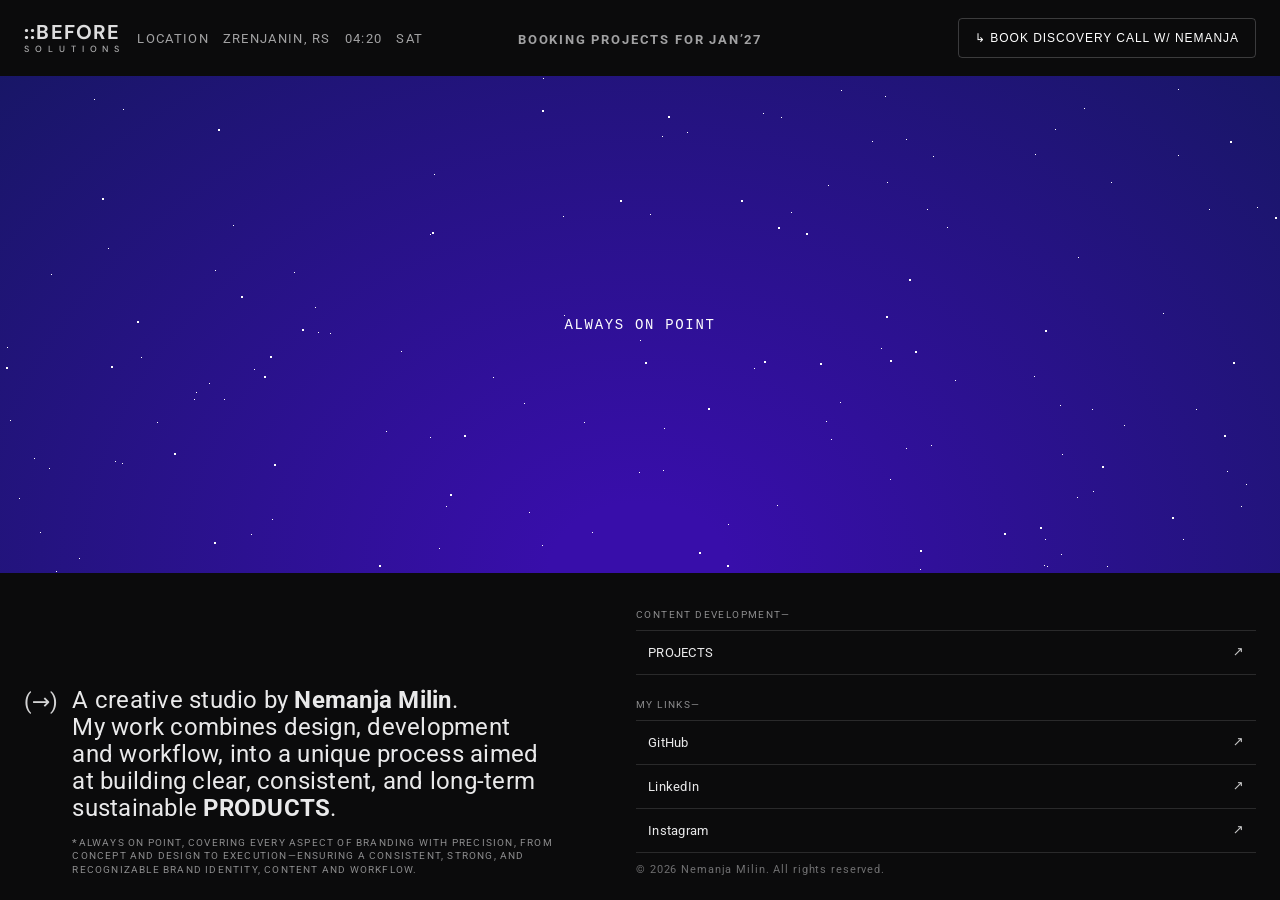
<file: index.html>
<!doctype html>
<html lang="en">

<head>
  <meta charset="utf-8" />
  <meta name="viewport" content="width=device-width,initial-scale=1" />
  <title>::BEFORE</title>

  <!-- Fonts (source: Google Fonts) -->
  <link rel="preconnect" href="https://fonts.googleapis.com">
  <link rel="preconnect" href="https://fonts.gstatic.com" crossorigin>
  <link
    href="https://fonts.googleapis.com/css2?family=Roboto:wght@300;400;500;700&family=DM+Sans:wght@500;600;700&display=swap"
    rel="stylesheet">

  <link rel="stylesheet" href="./styles.css" />
</head>

<body>
  <main class="page">

    <!-- TOP BAR -->
    <header class="topbar">
      <div class="topbar__left">
        <a class="brand" href="#" aria-label="::BEFORE SOLUTIONS">
          <span class="brand__mark">::BEFORE</span>
          <span class="brand__sub" aria-hidden="true"><span>S</span><span>O</span><span>L</span><span>U</span><span>T</span><span>I</span><span>O</span><span>N</span><span>S</span></span>
        </a>

        <div class="meta" aria-label="Site metadata">
          <span class="meta__item">LOCATION</span>
          <span class="meta__item">Zrenjanin, RS</span>
          <span class="meta__item" id="clock">--:--</span>
          <span class="meta__item" id="day">---</span>
        </div>
      </div>

      <div class="topbar__center">
        <span class="topbar__headline"><strong>BOOKING PROJECTS FOR JAN’27</strong></span>
      </div>

      <div class="topbar__right">
        <button class="cta hover-sound" id="openForm" type="button">
          ↳ BOOK DISCOVERY CALL W/ NEMANJA
        </button>
      </div>
    </header>

    <!-- BIG EMPTY AREA -->
    <section class="canvas" aria-hidden="true">
      <div class="container">
        <div id="stars"></div>
        <div id="stars2"></div>
        <div id="stars3"></div>

        <div class="loader-text">ALWAYS ON POINT</div>
      </div>
    </section>

    <!-- BOTTOM -->
    <footer class="bottom">
      <section class="bottom__left">
        <div class="lead">
          <span class="lead__arrow">(→)</span>
          <div class="lead__text">
            <p class="lead__title">
              A creative studio by <strong>Nemanja Milin</strong>.<br />
              My work combines design, development<br />
              and workflow, into a unique process aimed<br/>
              at building clear, consistent, and long-term<br />
              sustainable <strong>PRODUCTS</strong>.<br />
              
            </p>

            <p class="lead__sub">
              <strong>*</strong>Always on point, covering every aspect of branding with
              precision, from concept and design to execution—ensuring a consistent, strong,
              and recognizable brand identity, content and workflow.
            </p>
          </div>
        </div>
      </section>

      <!-- RIGHT COLUMN: content development + links stacked -->
      <section class="bottom__right">
        <div class="stack">

          <div class="block">
            <div class="listhead">
              <span class="listhead__label">CONTENT DEVELOPMENT—</span>
            </div>

            <nav class="list" aria-label="Content development">
              <a class="row hover-sound" href="./projects.html" target="_blank" rel="noopener noreferrer">
                <span class="row__title">PROJECTS</span>
                <span class="row__icon">↗</span>
              </a>
            </nav>
          </div>

          <div class="block">
            <div class="listhead">
              <span class="listhead__label">MY LINKS—</span>
            </div>

            <nav class="list" aria-label="My links">
              <a class="row hover-sound" href="https://github.com/milinnemanja" target="_blank" rel="noopener noreferrer">
                <span class="row__title">GitHub</span>
                <span class="row__icon">↗</span>
              </a>

              <a class="row hover-sound" href="https://www.linkedin.com/in/nemanja-milin/" target="_blank" rel="noopener noreferrer">
                <span class="row__title">LinkedIn</span>
                <span class="row__icon">↗</span>
              </a>

              <a class="row hover-sound" href="https://www.instagram.com/milinnemanja/" target="_blank" rel="noopener noreferrer">
                <span class="row__title">Instagram</span>
                <span class="row__icon">↗</span>
              </a>
            </nav>

            <div class="fineprint" 
            id="contact">© 2026 Nemanja Milin. All rights reserved.</div>
          </div>

        </div>
      </section>
    </footer>

    <!-- MODAL -->
    <div class="modal" id="contactModal" aria-hidden="true">
      <div class="modal__overlay"></div>

      <!-- Formspree -->
      <form class="modal__content" id="contactForm" action="https://formspree.io/f/xnqyjwgo" method="POST">
        <button type="button" class="modal__close" id="closeForm" aria-label="Close">×</button>

        <div class="form-body" id="formBody">
          <h2>Book a Discovery Call</h2>

          <input type="hidden" name="_subject" value="Discovery Call Request">

          <label>
            Name
            <input type="text" name="Name" required>
          </label>

          <label>
            Company
            <input type="text" name="Company">
          </label>

          <label>
            Email
            <input type="email" name="Email" required>
          </label>

          <label>
            Phone number
            <input type="tel" name="Phone">
          </label>

          <label>
            Message
            <textarea name="Message" rows="4"></textarea>
          </label>

          <button type="submit" class="submit">
            Submit Request
          </button>
        </div>

        <div class="form-success" id="formSuccess">
          <h3>Message sent</h3>
          <p>Thank you — I’ll get back to you shortly.</p>
        </div>

        <div class="form-error" id="formError">
          <h3>Something went wrong</h3>
          <p>Please try again, or email me directly at nemanjamilin.contact@gmail.com</p>
        </div>
      </form>
    </div>

  </main>

  <script src="./script.js"></script>
</body>

</html>
</file>
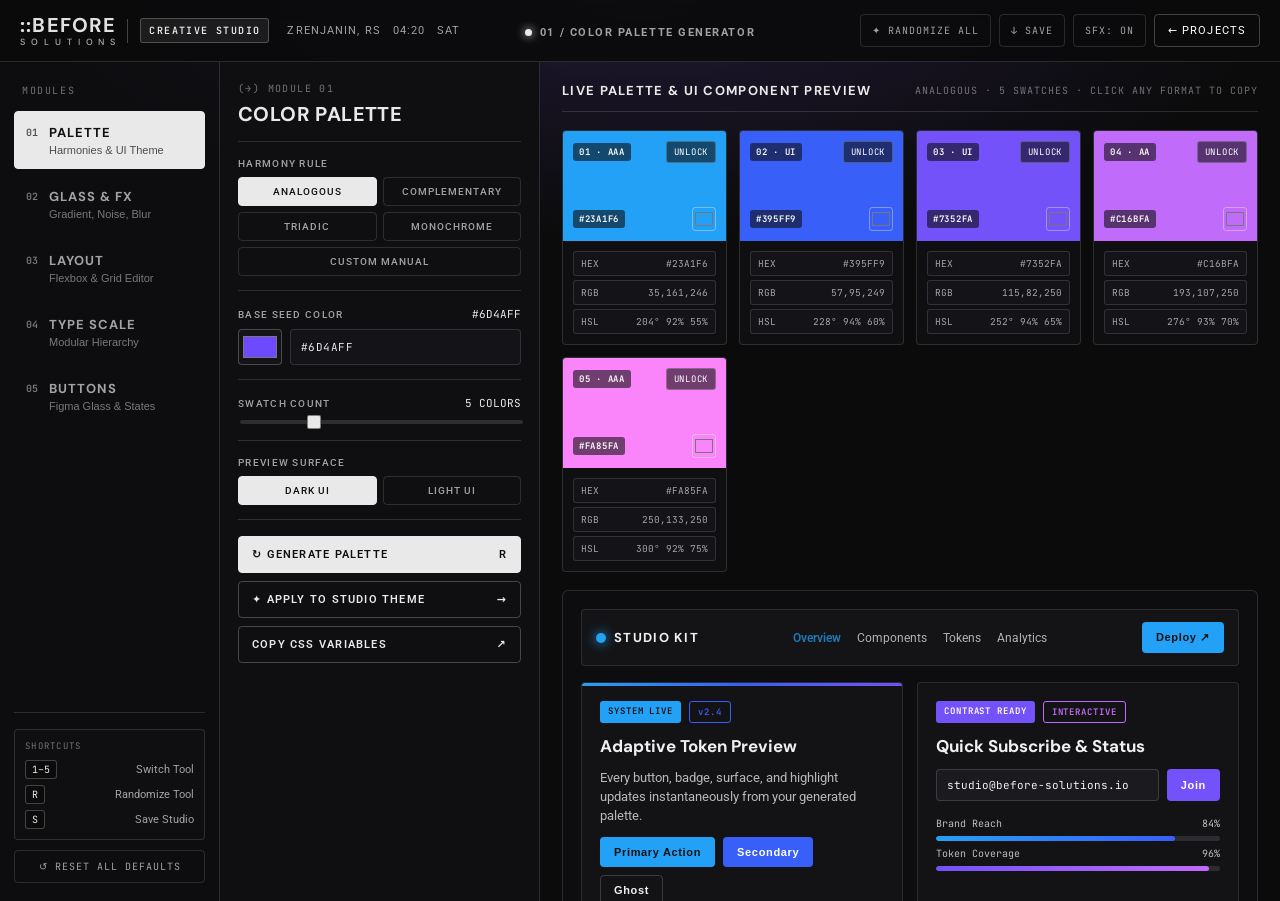
<file: projects/creative-studio/index.html>
<!doctype html>
<html lang="en">

<head>
  <meta charset="utf-8" />
  <meta name="viewport" content="width=device-width,initial-scale=1" />
  <title>::BEFORE SOLUTIONS — Creative Tool Studio</title>

  <!-- Google Fonts: main site fonts (DM Sans, Roboto) + studio specimen fonts -->
  <link rel="preconnect" href="https://fonts.googleapis.com">
  <link rel="preconnect" href="https://fonts.gstatic.com" crossorigin>
  <link
    href="https://fonts.googleapis.com/css2?family=DM+Sans:wght@400;500;600;700&family=Inter:wght@300;400;500;600;700&family=JetBrains+Mono:wght@400;500;600&family=Playfair+Display:wght@400;500;600;700&family=Roboto:wght@300;400;500;700&family=Space+Grotesk:wght@400;500;600;700&display=swap"
    rel="stylesheet">

  <link rel="stylesheet" href="./styles.css" />
</head>

<body>
  <div class="studio-shell" id="studioShell">

    <!-- =========================================================
         TOP STUDIO UTILITY BAR
    ========================================================== -->
    <header class="topbar">
      <div class="topbar__left">
        <div class="brand-group">
          <a class="brand" href="../../index.html" aria-label="::BEFORE SOLUTIONS Home">
            <span class="brand__mark">::BEFORE</span>
            <span class="brand__sub" aria-hidden="true"><span>S</span><span>O</span><span>L</span><span>U</span><span>T</span><span>I</span><span>O</span><span>N</span><span>S</span></span>
          </a>
          <span class="brand-divider" aria-hidden="true"></span>
          <span class="brand-product">CREATIVE STUDIO</span>
        </div>

        <div class="meta" aria-label="Studio metadata">
          <span class="meta__item">Zrenjanin, RS</span>
          <span class="meta__item" id="clock">--:--</span>
          <span class="meta__item" id="day">---</span>
        </div>
      </div>

      <div class="topbar__center">
        <span class="topbar__headline">
          <span class="accent-dot" aria-hidden="true"></span>
          <strong id="activeToolBanner">01 / COLOR PALETTE GENERATOR</strong>
        </span>
      </div>

      <div class="topbar__right topbar__actions">
        <button class="tool-pill is-hidden hover-sound" id="resetThemeBtn" type="button" title="Restore default ::BEFORE theme">
          ↺ DEFAULT THEME
        </button>
        <button class="tool-pill hover-sound" id="randomizeAllBtn" type="button" title="Randomize all four tools coherently">
          ✦ RANDOMIZE ALL
        </button>
        <button class="tool-pill hover-sound" id="saveStateBtn" type="button" title="Save studio state to browser storage">
          ↓ SAVE
        </button>
        <button class="tool-pill hover-sound" id="soundToggleBtn" type="button" aria-pressed="true" title="Toggle interaction audio">
          SFX: ON
        </button>
        <a class="cta hover-sound" href="../../projects.html">← PROJECTS</a>
      </div>
    </header>

    <!-- =========================================================
         MAIN FULL-SCREEN WORKSPACE (RAIL + CONTROLS + LIVE PREVIEW)
    ========================================================== -->
    <div class="studio-body">

      <!-- LEFT TOOL NAVIGATION RAIL -->
      <nav class="studio-rail" aria-label="Creative studio tools">
        <div class="studio-rail__group">
          <span class="studio-rail__label">MODULES</span>

          <button class="rail-btn hover-sound is-active" type="button" data-tool="palette" aria-pressed="true">
            <span class="rail-btn__num">01</span>
            <span class="rail-btn__text">
              <span class="rail-btn__name">PALETTE</span>
              <span class="rail-btn__sub">Harmonies &amp; UI Theme</span>
            </span>
          </button>

          <button class="rail-btn hover-sound" type="button" data-tool="glass" aria-pressed="false">
            <span class="rail-btn__num">02</span>
            <span class="rail-btn__text">
              <span class="rail-btn__name">GLASS &amp; FX</span>
              <span class="rail-btn__sub">Gradient, Noise, Blur</span>
            </span>
          </button>

          <button class="rail-btn hover-sound" type="button" data-tool="layout" aria-pressed="false">
            <span class="rail-btn__num">03</span>
            <span class="rail-btn__text">
              <span class="rail-btn__name">LAYOUT</span>
              <span class="rail-btn__sub">Flexbox &amp; Grid Editor</span>
            </span>
          </button>

          <button class="rail-btn hover-sound" type="button" data-tool="type" aria-pressed="false">
            <span class="rail-btn__num">04</span>
            <span class="rail-btn__text">
              <span class="rail-btn__name">TYPE SCALE</span>
              <span class="rail-btn__sub">Modular Hierarchy</span>
            </span>
          </button>

          <button class="rail-btn hover-sound" type="button" data-tool="buttons" aria-pressed="false">
            <span class="rail-btn__num">05</span>
            <span class="rail-btn__text">
              <span class="rail-btn__name">BUTTONS</span>
              <span class="rail-btn__sub">Figma Glass &amp; States</span>
            </span>
          </button>
        </div>

        <div class="studio-rail__foot">
          <div class="shortcut-box">
            <span class="shortcut-box__title">SHORTCUTS</span>
            <div class="shortcut-row"><kbd>1–5</kbd><span>Switch Tool</span></div>
            <div class="shortcut-row"><kbd>R</kbd><span>Randomize Tool</span></div>
            <div class="shortcut-row"><kbd>S</kbd><span>Save Studio</span></div>
          </div>
          <button class="rail-reset hover-sound" id="resetStudioBtn" type="button">↺ RESET ALL DEFAULTS</button>
        </div>
      </nav>

      <!-- =======================================================
           CONTROL INSPECTOR PANEL (CHANGES PER ACTIVE TOOL)
      ======================================================== -->
      <aside class="inspector" aria-label="Tool controls">

        <!-- TOOL 01 CONTROLS: COLOR PALETTE -->
        <section class="inspector-pane is-active" data-pane="palette">
          <div class="inspector__head">
            <span class="inspector__kicker">(→) MODULE 01</span>
            <h1 class="inspector__title">COLOR PALETTE</h1>
          </div>

          <div class="ctrl-group">
            <label class="ctrl-label">HARMONY RULE</label>
            <div class="seg-grid seg-grid--2" id="harmonyBtns">
              <button class="seg-btn hover-sound is-active" type="button" data-harmony="analogous">ANALOGOUS</button>
              <button class="seg-btn hover-sound" type="button" data-harmony="complementary">COMPLEMENTARY</button>
              <button class="seg-btn hover-sound" type="button" data-harmony="triadic">TRIADIC</button>
              <button class="seg-btn hover-sound" type="button" data-harmony="monochromatic">MONOCHROME</button>
              <button class="seg-btn hover-sound seg-btn--span2" type="button" data-harmony="custom">CUSTOM MANUAL</button>
            </div>
          </div>

          <div class="ctrl-group">
            <div class="ctrl-row">
              <label class="ctrl-label" for="paletteSeed">BASE SEED COLOR</label>
              <span class="ctrl-val" id="paletteSeedVal">#6D4AFF</span>
            </div>
            <div class="color-input-row">
              <input class="color-swatch-input" id="paletteSeed" type="color" value="#6d4aff" />
              <input class="text-input" id="paletteSeedHex" type="text" value="#6D4AFF" maxlength="7" aria-label="Base seed hex color" />
            </div>
          </div>

          <div class="ctrl-group">
            <div class="ctrl-row">
              <label class="ctrl-label" for="paletteCount">SWATCH COUNT</label>
              <span class="ctrl-val" id="paletteCountVal">5 COLORS</span>
            </div>
            <input class="range-input" id="paletteCount" type="range" min="4" max="8" step="1" value="5" />
          </div>

          <div class="ctrl-group">
            <label class="ctrl-label">PREVIEW SURFACE</label>
            <div class="seg-grid seg-grid--2">
              <button class="seg-btn hover-sound is-active" type="button" data-ui-surface="dark">DARK UI</button>
              <button class="seg-btn hover-sound" type="button" data-ui-surface="light">LIGHT UI</button>
            </div>
          </div>

          <div class="ctrl-actions">
            <button class="btn-solid hover-sound" id="regenPaletteBtn" type="button">
              <span>↻ GENERATE PALETTE</span>
              <span>R</span>
            </button>
            <button class="btn-outline hover-sound" id="applyStudioThemeBtn" type="button">
              <span>✦ APPLY TO STUDIO THEME</span>
              <span>→</span>
            </button>
            <button class="btn-outline hover-sound" id="copyPaletteCssBtn" type="button">
              <span>COPY CSS VARIABLES</span>
              <span>↗</span>
            </button>
          </div>
        </section>

        <!-- TOOL 02 CONTROLS: GRADIENT / NOISE / GLASSMORPHISM -->
        <section class="inspector-pane" data-pane="glass">
          <div class="inspector__head">
            <span class="inspector__kicker">(→) MODULE 02</span>
            <h1 class="inspector__title">GLASS &amp; FX</h1>
          </div>

          <div class="ctrl-group">
            <div class="ctrl-row">
              <label class="ctrl-label">PRESETS</label>
              <button class="mini-action hover-sound" id="syncPaletteToGlassBtn" type="button">SYNC PALETTE</button>
            </div>
            <div class="seg-grid seg-grid--2">
              <button class="seg-btn hover-sound" type="button" data-glass-preset="before">::BEFORE VIOLET</button>
              <button class="seg-btn hover-sound" type="button" data-glass-preset="cyber">OBSIDIAN CYAN</button>
              <button class="seg-btn hover-sound" type="button" data-glass-preset="ember">SOLAR EMBER</button>
              <button class="seg-btn hover-sound" type="button" data-glass-preset="aurora">AURORA MESH</button>
            </div>
          </div>

          <div class="ctrl-group">
            <label class="ctrl-label">GRADIENT TYPE</label>
            <div class="seg-grid seg-grid--3">
              <button class="seg-btn hover-sound is-active" type="button" data-grad-type="linear">LINEAR</button>
              <button class="seg-btn hover-sound" type="button" data-grad-type="radial">RADIAL</button>
              <button class="seg-btn hover-sound" type="button" data-grad-type="conic">CONIC</button>
            </div>
          </div>

          <div class="ctrl-group" id="gradAngleGroup">
            <div class="ctrl-row">
              <label class="ctrl-label" for="gradAngle">ANGLE</label>
              <span class="ctrl-val" id="gradAngleVal">135°</span>
            </div>
            <input class="range-input" id="gradAngle" type="range" min="0" max="360" step="1" value="135" />
          </div>

          <div class="ctrl-group">
            <div class="ctrl-row">
              <label class="ctrl-label">COLOR STOPS</label>
              <button class="mini-action hover-sound" id="addStopBtn" type="button">+ ADD STOP</button>
            </div>
            <div class="stops-list" id="stopsList"></div>
          </div>

          <div class="ctrl-group">
            <div class="ctrl-row">
              <label class="ctrl-label">NOISE TEXTURE</label>
              <label class="switch">
                <input type="checkbox" id="noiseEnabled" checked />
                <span class="switch__track"></span>
              </label>
            </div>

            <div class="seg-grid seg-grid--3" style="margin-bottom:10px;">
              <button class="seg-btn hover-sound is-active" type="button" data-noise-type="fractalNoise">FRACTAL</button>
              <button class="seg-btn hover-sound" type="button" data-noise-type="turbulence">TURBULENT</button>
              <button class="seg-btn hover-sound" type="button" data-noise-type="grain">FILM GRAIN</button>
            </div>

            <div class="ctrl-row">
              <label class="ctrl-label" for="noiseIntensity">INTENSITY</label>
              <span class="ctrl-val" id="noiseIntensityVal">22%</span>
            </div>
            <input class="range-input" id="noiseIntensity" type="range" min="0" max="80" step="1" value="22" />

            <div class="ctrl-row" style="margin-top:10px;">
              <label class="ctrl-label" for="noiseScale">SCALE / FREQUENCY</label>
              <span class="ctrl-val" id="noiseScaleVal">0.75</span>
            </div>
            <input class="range-input" id="noiseScale" type="range" min="0.15" max="2.5" step="0.05" value="0.75" />
          </div>

          <div class="ctrl-group">
            <div class="ctrl-row">
              <label class="ctrl-label">GLASSMORPHISM CARD</label>
              <label class="switch">
                <input type="checkbox" id="glassEnabled" checked />
                <span class="switch__track"></span>
              </label>
            </div>

            <div class="ctrl-row">
              <label class="ctrl-label" for="glassBlur">BACKDROP BLUR</label>
              <span class="ctrl-val" id="glassBlurVal">18px</span>
            </div>
            <input class="range-input" id="glassBlur" type="range" min="0" max="40" step="1" value="18" />

            <div class="ctrl-row" style="margin-top:10px;">
              <label class="ctrl-label" for="glassOpacity">SURFACE OPACITY</label>
              <span class="ctrl-val" id="glassOpacityVal">14%</span>
            </div>
            <input class="range-input" id="glassOpacity" type="range" min="0" max="60" step="1" value="14" />

            <div class="ctrl-row" style="margin-top:10px;">
              <label class="ctrl-label" for="glassBorder">BORDER OPACITY</label>
              <span class="ctrl-val" id="glassBorderVal">26%</span>
            </div>
            <input class="range-input" id="glassBorder" type="range" min="0" max="65" step="1" value="26" />

            <div class="ctrl-row" style="margin-top:10px;">
              <label class="ctrl-label" for="glassSaturate">SATURATION</label>
              <span class="ctrl-val" id="glassSaturateVal">150%</span>
            </div>
            <input class="range-input" id="glassSaturate" type="range" min="50" max="240" step="5" value="150" />
          </div>

          <div class="ctrl-actions">
            <button class="btn-solid hover-sound" id="copyGlassCssBtn" type="button">
              <span>COPY GLASS + GRADIENT CSS</span>
              <span>↗</span>
            </button>
          </div>
        </section>

        <!-- TOOL 03 CONTROLS: LAYOUT GENERATOR (FLEX & GRID) -->
        <section class="inspector-pane" data-pane="layout">
          <div class="inspector__head">
            <span class="inspector__kicker">(→) MODULE 03</span>
            <h1 class="inspector__title">LAYOUT ENGINE</h1>
          </div>

          <div class="ctrl-group">
            <label class="ctrl-label">DISPLAY MODE</label>
            <div class="seg-grid seg-grid--2">
              <button class="seg-btn hover-sound is-active" type="button" data-layout-mode="flex">FLEXBOX</button>
              <button class="seg-btn hover-sound" type="button" data-layout-mode="grid">CSS GRID</button>
            </div>
          </div>

          <div class="ctrl-group">
            <div class="ctrl-row">
              <label class="ctrl-label">CANVAS ITEMS (<span id="layoutItemCount">6</span>)</label>
              <div class="inline-btns">
                <button class="mini-action hover-sound" id="addLayoutItemBtn" type="button">+ ADD</button>
                <button class="mini-action hover-sound" id="removeLayoutItemBtn" type="button">− REMOVE</button>
              </div>
            </div>
            <p class="ctrl-hint">Click an item in the stage to inspect spans, or drag items to reorder.</p>
          </div>

          <!-- FLEX CONTROLS -->
          <div id="flexControls">
            <div class="ctrl-group">
              <label class="ctrl-label">DIRECTION</label>
              <div class="seg-grid seg-grid--2">
                <button class="seg-btn hover-sound is-active" type="button" data-flex-prop="direction" data-val="row">ROW</button>
                <button class="seg-btn hover-sound" type="button" data-flex-prop="direction" data-val="row-reverse">ROW-REV</button>
                <button class="seg-btn hover-sound" type="button" data-flex-prop="direction" data-val="column">COLUMN</button>
                <button class="seg-btn hover-sound" type="button" data-flex-prop="direction" data-val="column-reverse">COL-REV</button>
              </div>
            </div>

            <div class="ctrl-group">
              <label class="ctrl-label">WRAP</label>
              <div class="seg-grid seg-grid--3">
                <button class="seg-btn hover-sound" type="button" data-flex-prop="wrap" data-val="nowrap">NOWRAP</button>
                <button class="seg-btn hover-sound is-active" type="button" data-flex-prop="wrap" data-val="wrap">WRAP</button>
                <button class="seg-btn hover-sound" type="button" data-flex-prop="wrap" data-val="wrap-reverse">REVERSE</button>
              </div>
            </div>

            <div class="ctrl-group">
              <label class="ctrl-label" for="flexJustify">JUSTIFY CONTENT</label>
              <select class="select-input" id="flexJustify">
                <option value="flex-start">flex-start</option>
                <option value="center">center</option>
                <option value="flex-end">flex-end</option>
                <option value="space-between" selected>space-between</option>
                <option value="space-around">space-around</option>
                <option value="space-evenly">space-evenly</option>
              </select>
            </div>

            <div class="ctrl-group">
              <label class="ctrl-label" for="flexAlign">ALIGN ITEMS</label>
              <select class="select-input" id="flexAlign">
                <option value="stretch">stretch</option>
                <option value="flex-start">flex-start</option>
                <option value="center" selected>center</option>
                <option value="flex-end">flex-end</option>
                <option value="baseline">baseline</option>
              </select>
            </div>
          </div>

          <!-- GRID CONTROLS -->
          <div id="gridControls" class="is-hidden">
            <div class="ctrl-group">
              <div class="ctrl-row">
                <label class="ctrl-label" for="gridCols">COLUMNS</label>
                <span class="ctrl-val" id="gridColsVal">3 COLS</span>
              </div>
              <input class="range-input" id="gridCols" type="range" min="1" max="6" step="1" value="3" />

              <div class="ctrl-row" style="margin-top:10px;">
                <label class="ctrl-label" for="gridRows">ROWS</label>
                <span class="ctrl-val" id="gridRowsVal">2 ROWS</span>
              </div>
              <input class="range-input" id="gridRows" type="range" min="1" max="4" step="1" value="2" />
            </div>

            <div class="ctrl-group">
              <label class="ctrl-label" for="gridJustify">JUSTIFY ITEMS</label>
              <select class="select-input" id="gridJustify">
                <option value="stretch" selected>stretch</option>
                <option value="start">start</option>
                <option value="center">center</option>
                <option value="end">end</option>
              </select>
            </div>

            <div class="ctrl-group">
              <label class="ctrl-label" for="gridAlign">ALIGN ITEMS</label>
              <select class="select-input" id="gridAlign">
                <option value="stretch" selected>stretch</option>
                <option value="start">start</option>
                <option value="center">center</option>
                <option value="end">end</option>
              </select>
            </div>

            <div class="ctrl-group">
              <div class="ctrl-row">
                <label class="ctrl-label">TEMPLATE AREAS</label>
                <label class="switch">
                  <input type="checkbox" id="useAreasToggle" />
                  <span class="switch__track"></span>
                </label>
              </div>
              <div id="areasConfig" class="is-hidden">
                <div class="seg-grid seg-grid--2" style="margin:8px 0;">
                  <button class="seg-btn hover-sound is-active" type="button" data-area-preset="dashboard">DASHBOARD</button>
                  <button class="seg-btn hover-sound" type="button" data-area-preset="bento">BENTO 3×2</button>
                  <button class="seg-btn hover-sound" type="button" data-area-preset="editorial">EDITORIAL</button>
                  <button class="seg-btn hover-sound" type="button" data-area-preset="holygrail">HOLY GRAIL</button>
                </div>
                <textarea class="area-input" id="templateAreasInput" rows="3" spellcheck="false" aria-label="CSS grid-template-areas"></textarea>
              </div>
            </div>
          </div>

          <!-- SHARED GAP CONTROL -->
          <div class="ctrl-group">
            <div class="ctrl-row">
              <label class="ctrl-label" for="layoutGap">GAP</label>
              <span class="ctrl-val" id="layoutGapVal">14px</span>
            </div>
            <input class="range-input" id="layoutGap" type="range" min="0" max="48" step="2" value="14" />
          </div>

          <!-- SELECTED ITEM INSPECTOR -->
          <div class="ctrl-group" id="selectedItemBox">
            <div class="ctrl-row">
              <label class="ctrl-label" id="selectedItemTitle">ITEM 01 PROPERTIES</label>
              <button class="mini-action hover-sound" id="resetSpansBtn" type="button">RESET</button>
            </div>
            <div id="selectedFlexProps">
              <div class="ctrl-row">
                <label class="ctrl-label" for="itemFlexGrow">FLEX GROW</label>
                <span class="ctrl-val" id="itemFlexGrowVal">0</span>
              </div>
              <input class="range-input" id="itemFlexGrow" type="range" min="0" max="4" step="1" value="0" />
            </div>
            <div id="selectedGridProps" class="is-hidden">
              <div class="ctrl-row">
                <label class="ctrl-label" for="itemColSpan">COL SPAN</label>
                <span class="ctrl-val" id="itemColSpanVal">1</span>
              </div>
              <input class="range-input" id="itemColSpan" type="range" min="1" max="4" step="1" value="1" />

              <div class="ctrl-row" style="margin-top:8px;">
                <label class="ctrl-label" for="itemRowSpan">ROW SPAN</label>
                <span class="ctrl-val" id="itemRowSpanVal">1</span>
              </div>
              <input class="range-input" id="itemRowSpan" type="range" min="1" max="3" step="1" value="1" />
            </div>
          </div>

          <div class="ctrl-actions">
            <button class="btn-solid hover-sound" id="copyLayoutCssBtn" type="button">
              <span>COPY LAYOUT CSS</span>
              <span>↗</span>
            </button>
          </div>
        </section>

        <!-- TOOL 04 CONTROLS: TYPOGRAPHY SCALE -->
        <section class="inspector-pane" data-pane="type">
          <div class="inspector__head">
            <span class="inspector__kicker">(→) MODULE 04</span>
            <h1 class="inspector__title">TYPE SCALE</h1>
          </div>

          <div class="ctrl-group">
            <label class="ctrl-label">VIEW MODE</label>
            <div class="seg-grid seg-grid--2">
              <button class="seg-btn hover-sound is-active" type="button" data-type-view="single">SINGLE SCALE</button>
              <button class="seg-btn hover-sound" type="button" data-type-view="compare">SIDE-BY-SIDE</button>
            </div>
          </div>

          <div class="ctrl-group">
            <div class="ctrl-row">
              <label class="ctrl-label" for="typeBase">BASE SIZE</label>
              <span class="ctrl-val" id="typeBaseVal">16px</span>
            </div>
            <input class="range-input" id="typeBase" type="range" min="12" max="24" step="1" value="16" />
          </div>

          <div class="ctrl-group">
            <label class="ctrl-label" for="typeRatio">PRIMARY SCALE RATIO</label>
            <select class="select-input" id="typeRatio">
              <option value="1.067">1.067 — Minor Second</option>
              <option value="1.125">1.125 — Major Second</option>
              <option value="1.200">1.200 — Minor Third</option>
              <option value="1.250" selected>1.250 — Major Third</option>
              <option value="1.333">1.333 — Perfect Fourth</option>
              <option value="1.414">1.414 — Augmented Fourth</option>
              <option value="1.500">1.500 — Perfect Fifth</option>
              <option value="1.618">1.618 — Golden Ratio</option>
            </select>
          </div>

          <div class="ctrl-group is-hidden" id="compareRatioGroup">
            <label class="ctrl-label" for="typeCompareRatio">COMPARE AGAINST RATIO</label>
            <select class="select-input" id="typeCompareRatio">
              <option value="1.067">1.067 — Minor Second</option>
              <option value="1.125">1.125 — Major Second</option>
              <option value="1.200">1.200 — Minor Third</option>
              <option value="1.250">1.250 — Major Third</option>
              <option value="1.333" selected>1.333 — Perfect Fourth</option>
              <option value="1.414">1.414 — Augmented Fourth</option>
              <option value="1.500">1.500 — Perfect Fifth</option>
              <option value="1.618">1.618 — Golden Ratio</option>
            </select>
          </div>

          <div class="ctrl-group">
            <label class="ctrl-label" for="typeFont">FONT FAMILY</label>
            <select class="select-input" id="typeFont">
              <option value="'DM Sans', sans-serif" selected>DM Sans (Studio Primary)</option>
              <option value="'Inter', sans-serif">Inter (UI Precision)</option>
              <option value="'Space Grotesk', sans-serif">Space Grotesk (Editorial)</option>
              <option value="'Roboto', sans-serif">Roboto (System Clean)</option>
              <option value="'Playfair Display', serif">Playfair Display (Serif)</option>
              <option value="'JetBrains Mono', monospace">JetBrains Mono (Technical)</option>
            </select>
          </div>

          <div class="ctrl-group">
            <label class="ctrl-label">HEADING WEIGHT</label>
            <div class="seg-grid seg-grid--5">
              <button class="seg-btn hover-sound" type="button" data-type-weight="300">300</button>
              <button class="seg-btn hover-sound" type="button" data-type-weight="400">400</button>
              <button class="seg-btn hover-sound" type="button" data-type-weight="500">500</button>
              <button class="seg-btn hover-sound" type="button" data-type-weight="600">600</button>
              <button class="seg-btn hover-sound is-active" type="button" data-type-weight="700">700</button>
            </div>
          </div>

          <div class="ctrl-group">
            <div class="ctrl-row">
              <label class="ctrl-label" for="typeLineHeight">LINE HEIGHT</label>
              <span class="ctrl-val" id="typeLineHeightVal">1.18</span>
            </div>
            <input class="range-input" id="typeLineHeight" type="range" min="0.95" max="1.9" step="0.02" value="1.18" />

            <div class="ctrl-row" style="margin-top:10px;">
              <label class="ctrl-label" for="typeTracking">LETTER SPACING</label>
              <span class="ctrl-val" id="typeTrackingVal">-0.02em</span>
            </div>
            <input class="range-input" id="typeTracking" type="range" min="-0.06" max="0.14" step="0.005" value="-0.02" />
          </div>

          <div class="ctrl-group">
            <label class="ctrl-label" for="typeSampleInput">CUSTOM SPECIMEN TEXT</label>
            <input class="text-input" id="typeSampleInput" type="text" value="Design systems built with precision." />
          </div>

          <div class="ctrl-actions">
            <button class="btn-solid hover-sound" id="copyTypeCssBtn" type="button">
              <span>COPY TYPE SCALE CSS VARS</span>
              <span>↗</span>
            </button>
          </div>
        </section>

        <!-- TOOL 05 CONTROLS: BUTTON LAB -->
        <section class="inspector-pane" data-pane="buttons">
          <div class="inspector__head">
            <span class="inspector__kicker">(→) MODULE 05</span>
            <h1 class="inspector__title">BUTTON LAB</h1>
          </div>

          <div class="ctrl-group">
            <div class="ctrl-row">
              <label class="ctrl-label">PRESETS</label>
              <button class="mini-action hover-sound" id="syncPaletteToBtn" type="button">SYNC PALETTE</button>
            </div>
            <div class="seg-grid seg-grid--2">
              <button class="seg-btn hover-sound is-active" type="button" data-btn-preset="figmaGlass">FIGMA GLASS</button>
              <button class="seg-btn hover-sound" type="button" data-btn-preset="beforeSolid">::BEFORE SOLID</button>
              <button class="seg-btn hover-sound" type="button" data-btn-preset="neonGradient">NEON GRADIENT</button>
              <button class="seg-btn hover-sound" type="button" data-btn-preset="ghostOutline">GHOST OUTLINE</button>
            </div>
          </div>

          <div class="ctrl-group">
            <label class="ctrl-label" for="btnTextInput">BUTTON TEXT</label>
            <input class="text-input" id="btnTextInput" type="text" value="Explore Studio" maxlength="48" placeholder="Enter button label..." />

            <div class="ctrl-row" style="margin-top:8px;">
              <label class="ctrl-label" for="btnIconSelect">ICON / SYMBOL</label>
              <span class="ctrl-val">OPTIONAL</span>
            </div>
            <div class="seg-grid seg-grid--2">
              <select class="select-input" id="btnIconSelect" aria-label="Button icon">
                <option value="">None</option>
                <option value="→" selected>Arrow (→)</option>
                <option value="↗">External (↗)</option>
                <option value="✦">Spark (✦)</option>
                <option value="↳">Return (↳)</option>
                <option value="+">Plus (+)</option>
                <option value="★">Star (★)</option>
                <option value="⚡">Bolt (⚡)</option>
              </select>
              <select class="select-input" id="btnIconPos" aria-label="Icon position">
                <option value="right" selected>Icon Right</option>
                <option value="left">Icon Left</option>
              </select>
            </div>
          </div>

          <div class="ctrl-group">
            <label class="ctrl-label">SURFACE STYLE</label>
            <div class="seg-grid seg-grid--2">
              <button class="seg-btn hover-sound is-active" type="button" data-btn-fill="glass">FIGMA GLASS</button>
              <button class="seg-btn hover-sound" type="button" data-btn-fill="solid">SOLID</button>
              <button class="seg-btn hover-sound" type="button" data-btn-fill="gradient">GRADIENT</button>
              <button class="seg-btn hover-sound" type="button" data-btn-fill="outline">OUTLINE</button>
            </div>
          </div>

          <!-- FILL COLORS -->
          <div class="ctrl-group">
            <div class="ctrl-row">
              <label class="ctrl-label" id="btnColor1Label" for="btnColor1">GLASS TINT</label>
              <span class="ctrl-val" id="btnColor1Val">#FFFFFF</span>
            </div>
            <div class="color-input-row">
              <input class="color-swatch-input" id="btnColor1" type="color" value="#ffffff" />
              <div class="color-input-row" style="grid-template-columns:1fr;">
                <input class="text-input" id="btnColor1Hex" type="text" value="#FFFFFF" maxlength="7" aria-label="Primary color hex" />
              </div>
            </div>

            <div id="btnGradientExtras" class="is-hidden" style="display:flex; flex-direction:column; gap:8px; margin-top:8px;">
              <div class="ctrl-row">
                <label class="ctrl-label" for="btnColor2">GRADIENT END</label>
                <span class="ctrl-val" id="btnColor2Val">#38BDF8</span>
              </div>
              <div class="color-input-row">
                <input class="color-swatch-input" id="btnColor2" type="color" value="#38bdf8" />
                <input class="text-input" id="btnColor2Hex" type="text" value="#38BDF8" maxlength="7" aria-label="Gradient end hex" />
              </div>

              <div class="ctrl-row" style="margin-top:4px;">
                <label class="ctrl-label" for="btnGradAngle">GRADIENT ANGLE</label>
                <span class="ctrl-val" id="btnGradAngleVal">135°</span>
              </div>
              <input class="range-input" id="btnGradAngle" type="range" min="0" max="360" step="5" value="135" />
            </div>

            <div class="ctrl-row" style="margin-top:8px;">
              <label class="ctrl-label" for="btnTextColor">TEXT COLOR</label>
              <span class="ctrl-val" id="btnTextColorVal">#FFFFFF</span>
            </div>
            <div class="color-input-row">
              <input class="color-swatch-input" id="btnTextColor" type="color" value="#ffffff" />
              <input class="text-input" id="btnTextColorHex" type="text" value="#FFFFFF" maxlength="7" aria-label="Button text hex" />
            </div>
          </div>

          <!-- FIGMA GLASS SPECIFIC CONTROLS -->
          <div class="ctrl-group" id="btnGlassControls">
            <label class="ctrl-label">FIGMA GLASS PROPERTIES</label>

            <div class="ctrl-row">
              <label class="ctrl-label" for="btnGlassBlur">BACKDROP BLUR</label>
              <span class="ctrl-val" id="btnGlassBlurVal">16px</span>
            </div>
            <input class="range-input" id="btnGlassBlur" type="range" min="0" max="36" step="1" value="16" />

            <div class="ctrl-row" style="margin-top:6px;">
              <label class="ctrl-label" for="btnGlassOpacity">FILL TRANSPARENCY</label>
              <span class="ctrl-val" id="btnGlassOpacityVal">14%</span>
            </div>
            <input class="range-input" id="btnGlassOpacity" type="range" min="0" max="55" step="1" value="14" />

            <div class="ctrl-row" style="margin-top:6px;">
              <label class="ctrl-label" for="btnGlassSpecular">SPECULAR RIM LIGHT</label>
              <span class="ctrl-val" id="btnGlassSpecularVal">52%</span>
            </div>
            <input class="range-input" id="btnGlassSpecular" type="range" min="0" max="90" step="2" value="52" />

            <div class="ctrl-row" style="margin-top:6px;">
              <label class="ctrl-label" for="btnGlassSaturate">REFRACTION SATURATE</label>
              <span class="ctrl-val" id="btnGlassSaturateVal">170%</span>
            </div>
            <input class="range-input" id="btnGlassSaturate" type="range" min="100" max="240" step="5" value="170" />
          </div>

          <!-- TYPOGRAPHY & SHAPE -->
          <div class="ctrl-group">
            <label class="ctrl-label" for="btnFont">TYPOGRAPHY &amp; SHAPE</label>
            <select class="select-input" id="btnFont">
              <option value="'DM Sans', sans-serif" selected>DM Sans</option>
              <option value="'Inter', sans-serif">Inter</option>
              <option value="'Roboto', sans-serif">Roboto</option>
              <option value="'Space Grotesk', sans-serif">Space Grotesk</option>
              <option value="'JetBrains Mono', monospace">JetBrains Mono</option>
            </select>

            <div class="seg-grid seg-grid--3" style="margin-top:4px;">
              <button class="seg-btn hover-sound is-active" type="button" data-btn-transform="none">NORMAL</button>
              <button class="seg-btn hover-sound" type="button" data-btn-transform="uppercase">UPPER</button>
              <button class="seg-btn hover-sound" type="button" data-btn-transform="capitalize">TITLE</button>
            </div>

            <div class="ctrl-row" style="margin-top:6px;">
              <label class="ctrl-label" for="btnFontSize">FONT SIZE</label>
              <span class="ctrl-val" id="btnFontSizeVal">14px</span>
            </div>
            <input class="range-input" id="btnFontSize" type="range" min="11" max="24" step="1" value="14" />

            <div class="ctrl-row" style="margin-top:6px;">
              <label class="ctrl-label" for="btnFontWeight">FONT WEIGHT</label>
              <span class="ctrl-val" id="btnFontWeightVal">600</span>
            </div>
            <input class="range-input" id="btnFontWeight" type="range" min="400" max="700" step="100" value="600" />

            <div class="ctrl-row" style="margin-top:6px;">
              <label class="ctrl-label" for="btnLetterSpacing">LETTER SPACING</label>
              <span class="ctrl-val" id="btnLetterSpacingVal">0.04em</span>
            </div>
            <input class="range-input" id="btnLetterSpacing" type="range" min="-0.02" max="0.2" step="0.01" value="0.04" />

            <div class="ctrl-row" style="margin-top:6px;">
              <label class="ctrl-label" for="btnPadX">PADDING X</label>
              <span class="ctrl-val" id="btnPadXVal">28px</span>
            </div>
            <input class="range-input" id="btnPadX" type="range" min="10" max="56" step="2" value="28" />

            <div class="ctrl-row" style="margin-top:6px;">
              <label class="ctrl-label" for="btnPadY">PADDING Y</label>
              <span class="ctrl-val" id="btnPadYVal">14px</span>
            </div>
            <input class="range-input" id="btnPadY" type="range" min="6" max="26" step="1" value="14" />

            <div class="ctrl-row" style="margin-top:6px;">
              <label class="ctrl-label" for="btnRadius">BORDER RADIUS</label>
              <span class="ctrl-val" id="btnRadiusVal">14px</span>
            </div>
            <input class="range-input" id="btnRadius" type="range" min="0" max="48" step="1" value="14" />
          </div>

          <!-- BORDER / OUTLINE -->
          <div class="ctrl-group">
            <label class="ctrl-label">BORDER / OUTLINE</label>

            <div class="ctrl-row">
              <label class="ctrl-label" for="btnBorderWidth">STROKE WIDTH</label>
              <span class="ctrl-val" id="btnBorderWidthVal">1px</span>
            </div>
            <input class="range-input" id="btnBorderWidth" type="range" min="0" max="4" step="1" value="1" />

            <div class="seg-grid seg-grid--3" style="margin-top:4px;">
              <button class="seg-btn hover-sound is-active" type="button" data-btn-bstyle="solid">SOLID</button>
              <button class="seg-btn hover-sound" type="button" data-btn-bstyle="dashed">DASHED</button>
              <button class="seg-btn hover-sound" type="button" data-btn-bstyle="double">DOUBLE</button>
            </div>

            <div class="ctrl-row" style="margin-top:6px;">
              <label class="ctrl-label" for="btnBorderColor">STROKE COLOR</label>
              <span class="ctrl-val" id="btnBorderOpacityVal">32%</span>
            </div>
            <div class="color-input-row">
              <input class="color-swatch-input" id="btnBorderColor" type="color" value="#ffffff" />
              <input class="range-input" id="btnBorderOpacity" type="range" min="0" max="100" step="2" value="32" style="align-self:center;" aria-label="Border opacity" />
            </div>
          </div>

          <!-- SHADOWS & GLOW -->
          <div class="ctrl-group">
            <div class="ctrl-row">
              <label class="ctrl-label">DROP SHADOW</label>
              <label class="switch">
                <input type="checkbox" id="btnShadowEnabled" checked />
                <span class="switch__track"></span>
              </label>
            </div>

            <div class="ctrl-row">
              <label class="ctrl-label" for="btnShadowY">OFFSET Y</label>
              <span class="ctrl-val" id="btnShadowYVal">12px</span>
            </div>
            <input class="range-input" id="btnShadowY" type="range" min="-16" max="32" step="1" value="12" />

            <div class="ctrl-row" style="margin-top:6px;">
              <label class="ctrl-label" for="btnShadowBlur">BLUR RADIUS</label>
              <span class="ctrl-val" id="btnShadowBlurVal">32px</span>
            </div>
            <input class="range-input" id="btnShadowBlur" type="range" min="0" max="64" step="2" value="32" />

            <div class="ctrl-row" style="margin-top:6px;">
              <label class="ctrl-label" for="btnShadowSpread">SPREAD</label>
              <span class="ctrl-val" id="btnShadowSpreadVal">-4px</span>
            </div>
            <input class="range-input" id="btnShadowSpread" type="range" min="-12" max="16" step="1" value="-4" />

            <div class="ctrl-row" style="margin-top:6px;">
              <label class="ctrl-label" for="btnShadowColor">SHADOW COLOR / OPACITY</label>
              <span class="ctrl-val" id="btnShadowOpacityVal">42%</span>
            </div>
            <div class="color-input-row">
              <input class="color-swatch-input" id="btnShadowColor" type="color" value="#000000" />
              <input class="range-input" id="btnShadowOpacity" type="range" min="0" max="90" step="2" value="42" style="align-self:center;" aria-label="Shadow opacity" />
            </div>

            <div class="ctrl-row" style="margin-top:10px;">
              <label class="ctrl-label">AMBIENT OUTER GLOW</label>
              <label class="switch">
                <input type="checkbox" id="btnGlowEnabled" />
                <span class="switch__track"></span>
              </label>
            </div>
            <div class="color-input-row" id="btnGlowColorRow" style="margin-top:4px;">
              <input class="color-swatch-input" id="btnGlowColor" type="color" value="#6d4aff" />
              <input class="range-input" id="btnGlowSize" type="range" min="8" max="56" step="2" value="24" style="align-self:center;" aria-label="Glow spread" />
            </div>
          </div>

          <!-- HOVER INTERACTION -->
          <div class="ctrl-group">
            <label class="ctrl-label">HOVER INTERACTION</label>
            <div class="seg-grid seg-grid--3">
              <button class="seg-btn hover-sound is-active" type="button" data-btn-hover="lift">LIFT</button>
              <button class="seg-btn hover-sound" type="button" data-btn-hover="glow">GLOW</button>
              <button class="seg-btn hover-sound" type="button" data-btn-hover="invert">INVERT</button>
              <button class="seg-btn hover-sound" type="button" data-btn-hover="scale">SCALE</button>
              <button class="seg-btn hover-sound" type="button" data-btn-hover="shine">SHINE</button>
              <button class="seg-btn hover-sound" type="button" data-btn-hover="none">NONE</button>
            </div>
          </div>

          <div class="ctrl-actions">
            <button class="btn-solid hover-sound" id="copyBtnCssAction" type="button">
              <span>COPY BUTTON CSS</span>
              <span>↗</span>
            </button>
            <button class="btn-outline hover-sound" id="copyBtnHtmlAction" type="button">
              <span>COPY BUTTON HTML</span>
              <span>↗</span>
            </button>
          </div>
        </section>

      </aside>

      <!-- =======================================================
           PERSISTENT LIVE PREVIEW STAGE
      ======================================================== -->
      <main class="stage" aria-label="Live preview workspace">

        <!-- STAGE 01: PALETTE PREVIEW & LIVE UI COMPONENTS -->
        <section class="stage-pane is-active" data-stage="palette">
          <div class="stage-bar">
            <span class="stage-bar__label">LIVE PALETTE &amp; UI COMPONENT PREVIEW</span>
            <span class="stage-bar__meta" id="paletteMetaLabel">ANALOGOUS · 5 SWATCHES · CLICK ANY FORMAT TO COPY</span>
          </div>

          <div class="palette-swatches" id="paletteSwatches" aria-label="Generated color swatches"></div>

          <div class="ui-preview-shell" id="uiPreviewShell">
            <div class="ui-preview-nav">
              <div class="ui-preview-brand">
                <span class="ui-preview-dot"></span>
                <span>STUDIO KIT</span>
              </div>
              <div class="ui-preview-links">
                <span class="is-active">Overview</span>
                <span>Components</span>
                <span>Tokens</span>
                <span>Analytics</span>
              </div>
              <button class="ui-btn ui-btn--primary" type="button">Deploy ↗</button>
            </div>

            <div class="ui-preview-grid">
              <article class="ui-card">
                <div class="ui-card__accent"></div>
                <div class="ui-card__top">
                  <span class="ui-badge ui-badge--1">SYSTEM LIVE</span>
                  <span class="ui-badge ui-badge--2">v2.4</span>
                </div>
                <h3 class="ui-card__title">Adaptive Token Preview</h3>
                <p class="ui-card__desc">
                  Every button, badge, surface, and highlight updates instantaneously from your generated palette.
                </p>
                <div class="ui-btn-row">
                  <button class="ui-btn ui-btn--primary" type="button">Primary Action</button>
                  <button class="ui-btn ui-btn--secondary" type="button">Secondary</button>
                  <button class="ui-btn ui-btn--ghost" type="button">Ghost</button>
                </div>
              </article>

              <article class="ui-card">
                <div class="ui-card__top">
                  <span class="ui-badge ui-badge--3">CONTRAST READY</span>
                  <span class="ui-badge ui-badge--4">INTERACTIVE</span>
                </div>
                <h3 class="ui-card__title">Quick Subscribe &amp; Status</h3>
                <div class="ui-input-group">
                  <input class="ui-input" type="text" value="studio@before-solutions.io" aria-label="Preview email input" />
                  <button class="ui-btn ui-btn--accent" type="button">Join</button>
                </div>
                <div class="ui-bars">
                  <div class="ui-bar-row"><span>Brand Reach</span><span>84%</span></div>
                  <div class="ui-bar-track"><span class="ui-bar-fill ui-bar-fill--1" style="width:84%"></span></div>
                  <div class="ui-bar-row"><span>Token Coverage</span><span>96%</span></div>
                  <div class="ui-bar-track"><span class="ui-bar-fill ui-bar-fill--2" style="width:96%"></span></div>
                </div>
              </article>
            </div>
          </div>

          <div class="code-drawer">
            <div class="code-drawer__head">
              <span>CSS CUSTOM PROPERTIES</span>
              <button class="mini-action hover-sound" id="copyPaletteCodeBtn" type="button">COPY CSS</button>
            </div>
            <pre class="code-block" id="paletteCssOutput"></pre>
          </div>
        </section>

        <!-- STAGE 02: GRADIENT / NOISE / GLASSMORPHISM -->
        <section class="stage-pane" data-stage="glass">
          <div class="stage-bar">
            <span class="stage-bar__label">REAL-TIME SURFACE &amp; GLASSMORPHISM STAGE</span>
            <span class="stage-bar__meta" id="glassMetaLabel">LINEAR 135° · FRACTAL NOISE · BLUR 18PX</span>
          </div>

          <div class="glass-viewport" id="glassViewport">
            <div class="glass-bg-layer" id="glassBgLayer"></div>
            <div class="glass-noise-layer" id="glassNoiseLayer"></div>
            <div class="glass-grid-lines" aria-hidden="true"></div>

            <article class="glass-card" id="glassCard">
              <div class="glass-card__head">
                <span class="glass-card__brand">::BEFORE STUDIO</span>
                <span class="glass-card__chip">GLASS / FX</span>
              </div>
              <div class="glass-card__body">
                <h2 class="glass-card__title">Refractive Surface Pass</h2>
                <p class="glass-card__desc">
                  Combine multi-stop gradients, procedural SVG noise, and calibrated backdrop blur into production-ready CSS.
                </p>
              </div>
              <div class="glass-card__foot">
                <div>
                  <span class="glass-card__meta-label">SHADER</span>
                  <span class="glass-card__meta-val" id="glassCardShader">LINEAR / 135°</span>
                </div>
                <div>
                  <span class="glass-card__meta-label">FILTER</span>
                  <span class="glass-card__meta-val" id="glassCardFilter">18PX · 150%</span>
                </div>
                <div>
                  <span class="glass-card__meta-label">NOISE</span>
                  <span class="glass-card__meta-val" id="glassCardNoise">22% FRACTAL</span>
                </div>
              </div>
            </article>
          </div>

          <div class="code-drawer">
            <div class="code-drawer__head">
              <span>GENERATED HTML SNIPPET</span>
              <button class="mini-action hover-sound" id="copyGlassHtmlBtn" type="button">COPY HTML</button>
            </div>
            <pre class="code-block" id="glassHtmlOutput"></pre>
          </div>

          <div class="code-drawer">
            <div class="code-drawer__head">
              <span>GENERATED CSS SNIPPET</span>
              <button class="mini-action hover-sound" id="copyGlassCodeBtn" type="button">COPY CSS</button>
            </div>
            <pre class="code-block" id="glassCssOutput"></pre>
          </div>
        </section>

        <!-- STAGE 03: FLEX & GRID VISUAL EDITOR -->
        <section class="stage-pane" data-stage="layout">
          <div class="stage-bar">
            <span class="stage-bar__label">VISUAL LAYOUT CANVAS — DRAG ITEMS TO REORDER</span>
            <span class="stage-bar__meta" id="layoutMetaLabel">DISPLAY: FLEX · GAP: 14PX</span>
          </div>

          <div class="layout-viewport">
            <div class="layout-canvas" id="layoutCanvas" aria-label="Interactive CSS layout container"></div>
          </div>

          <div class="code-drawer">
            <div class="code-drawer__head">
              <span>GENERATED LAYOUT CSS</span>
              <button class="mini-action hover-sound" id="copyLayoutCodeBtn" type="button">COPY CSS</button>
            </div>
            <pre class="code-block" id="layoutCssOutput"></pre>
          </div>
        </section>

        <!-- STAGE 04: TYPOGRAPHY SCALE PLAYGROUND -->
        <section class="stage-pane" data-stage="type">
          <div class="stage-bar">
            <span class="stage-bar__label">MODULAR TYPOGRAPHY HIERARCHY</span>
            <span class="stage-bar__meta" id="typeMetaLabel">BASE 16PX · 1.250 MAJOR THIRD</span>
          </div>

          <div class="type-stage" id="typeStage">
            <div class="type-column" id="typePrimaryCol"></div>
            <div class="type-column is-hidden" id="typeCompareCol"></div>
          </div>

          <div class="code-drawer">
            <div class="code-drawer__head">
              <span>TYPOGRAPHY CSS CUSTOM PROPERTIES</span>
              <button class="mini-action hover-sound" id="copyTypeCodeBtn" type="button">COPY CSS</button>
            </div>
            <pre class="code-block" id="typeCssOutput"></pre>
          </div>
        </section>

        <!-- STAGE 05: BUTTON LAB -->
        <section class="stage-pane" data-stage="buttons">
          <div class="stage-bar">
            <span class="stage-bar__label">INTERACTIVE BUTTON PLAYGROUND</span>
            <div class="btn-stage-modes" role="group" aria-label="Preview backdrop">
              <button class="mini-action hover-sound is-active" type="button" data-btn-bg="mesh">MESH</button>
              <button class="mini-action hover-sound" type="button" data-btn-bg="dark">DARK</button>
              <button class="mini-action hover-sound" type="button" data-btn-bg="light">LIGHT</button>
            </div>
          </div>

          <div class="btn-viewport btn-viewport--mesh" id="btnViewport">
            <div class="btn-viewport__grid" aria-hidden="true"></div>
            <div class="btn-viewport__center">
              <button class="studio-btn-live hover-sound" id="livePreviewBtn" type="button"></button>
              <span class="btn-viewport__hint">HOVER &amp; CLICK TO TEST LIVE INTERACTION</span>
            </div>

            <div class="btn-states-strip" aria-label="Button state comparison">
              <div class="btn-state-cell">
                <span class="btn-state-cell__lbl">DEFAULT</span>
                <button class="studio-btn-live studio-btn-live--sm" id="stateDefaultBtn" type="button" tabindex="-1"></button>
              </div>
              <div class="btn-state-cell">
                <span class="btn-state-cell__lbl">HOVER STATE</span>
                <button class="studio-btn-live studio-btn-live--sm is-forced-hover" id="stateHoverBtn" type="button" tabindex="-1"></button>
              </div>
              <div class="btn-state-cell">
                <span class="btn-state-cell__lbl">DISABLED</span>
                <button class="studio-btn-live studio-btn-live--sm" id="stateDisabledBtn" type="button" disabled></button>
              </div>
            </div>
          </div>

          <div class="code-drawer">
            <div class="code-drawer__head">
              <span>GENERATED HTML SNIPPET</span>
              <button class="mini-action hover-sound" id="copyBtnHtmlCode" type="button">COPY HTML</button>
            </div>
            <pre class="code-block" id="btnHtmlOutput"></pre>
          </div>

          <div class="code-drawer">
            <div class="code-drawer__head">
              <span>GENERATED CSS SNIPPET</span>
              <button class="mini-action hover-sound" id="copyBtnCssCode" type="button">COPY CSS</button>
            </div>
            <pre class="code-block" id="btnCssOutput"></pre>
          </div>
        </section>

      </main>
    </div>

    <!-- TOAST FEEDBACK -->
    <div class="toast" id="toast" role="status" aria-live="polite"></div>

  </div>

  <script src="./app.js"></script>
</body>

</html>
</file>
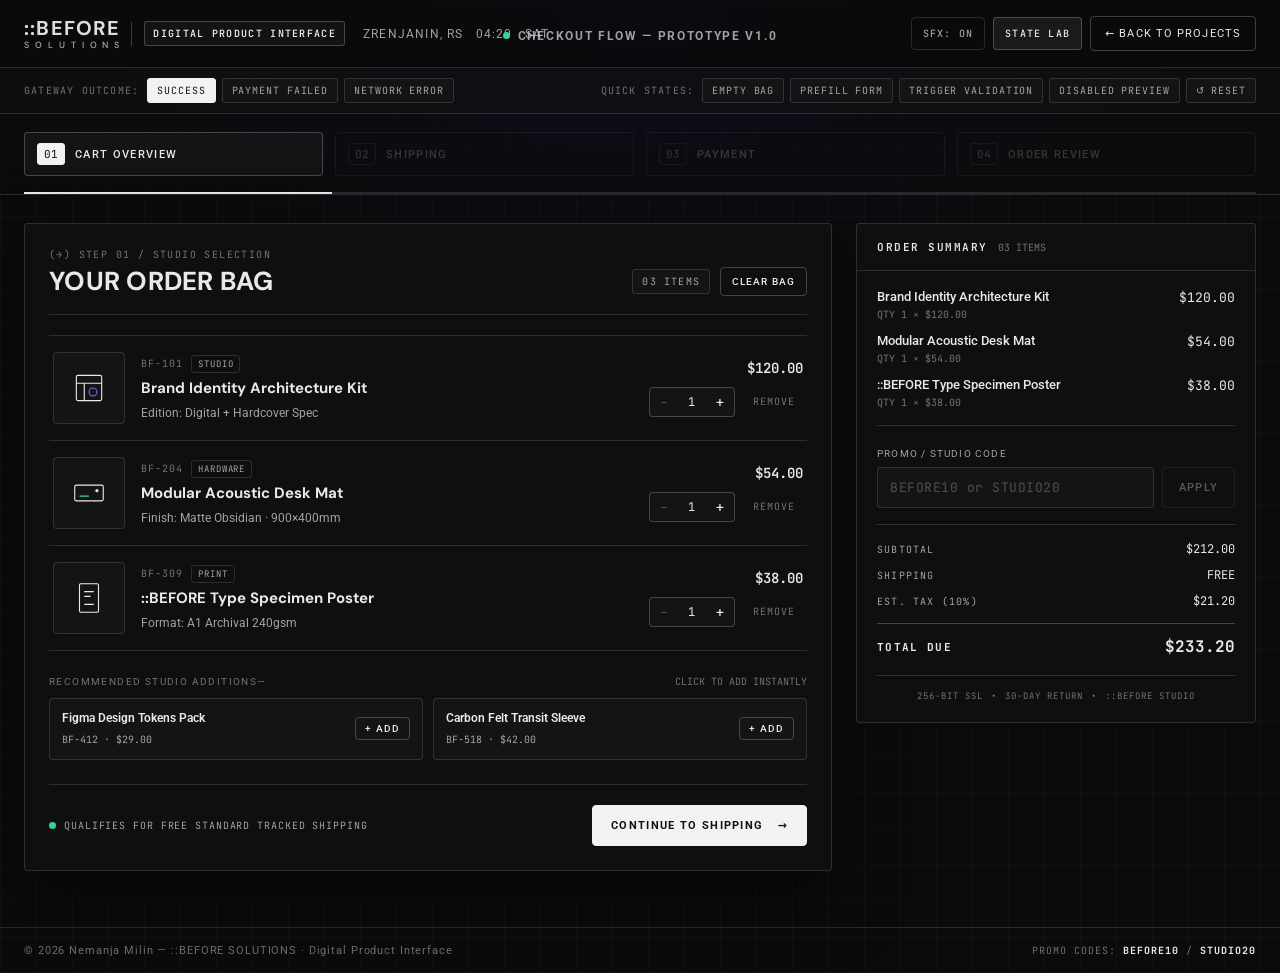
<file: projects/digital-product-interface/index.html>
<!doctype html>
<html lang="en">

<head>
  <meta charset="utf-8" />
  <meta name="viewport" content="width=device-width,initial-scale=1" />
  <title>::BEFORE SOLUTIONS — Checkout Interface</title>

  <!-- Fonts (matching ::BEFORE SOLUTIONS website) -->
  <link rel="preconnect" href="https://fonts.googleapis.com">
  <link rel="preconnect" href="https://fonts.gstatic.com" crossorigin>
  <link
    href="https://fonts.googleapis.com/css2?family=DM+Sans:wght@500;600;700&family=JetBrains+Mono:wght@400;500;600&family=Roboto:wght@300;400;500;700&display=swap"
    rel="stylesheet">

  <link rel="stylesheet" href="./style.css" />
</head>

<body>
  <div class="checkout-shell" id="checkoutShell">

    <!-- =========================================================
         TOP BAR (EXACT MATCH TO ::BEFORE SOLUTIONS)
    ========================================================== -->
    <header class="topbar">
      <div class="topbar__left">
        <div class="brand-group">
          <a class="brand" href="../../index.html" aria-label="::BEFORE SOLUTIONS Home">
            <span class="brand__mark">::BEFORE</span>
            <span class="brand__sub" aria-hidden="true"><span>S</span><span>O</span><span>L</span><span>U</span><span>T</span><span>I</span><span>O</span><span>N</span><span>S</span></span>
          </a>
          <span class="brand-divider" aria-hidden="true"></span>
          <span class="brand-product">DIGITAL PRODUCT INTERFACE</span>
        </div>

        <div class="meta" aria-label="Site metadata">
          <span class="meta__item">Zrenjanin, RS</span>
          <span class="meta__item" data-clock>--:--</span>
          <span class="meta__item" data-day>---</span>
        </div>
      </div>

      <div class="topbar__center">
        <span class="topbar__headline">
          <span class="live-dot" aria-hidden="true"></span>
          <strong>CHECKOUT FLOW — PROTOTYPE v1.0</strong>
        </span>
      </div>

      <div class="topbar__right topbar__actions">
        <button class="tool-pill hover-sound" id="soundToggleBtn" type="button" aria-pressed="true" title="Toggle hover audio">
          SFX: ON
        </button>
        <button class="tool-pill hover-sound is-active" id="qaToggleBtn" type="button" aria-pressed="true" title="Toggle State Inspector">
          STATE LAB
        </button>
        <a class="cta hover-sound" href="../../projects.html">← BACK TO PROJECTS</a>
      </div>
    </header>

    <!-- =========================================================
         STATE LAB BAR (QUICK ACCESS TO ALL UI & ERROR STATES)
    ========================================================== -->
    <section class="qa-bar" id="qaBar" aria-label="Interactive State Simulator">
      <div class="qa-bar__inner">
        <div class="qa-bar__group">
          <span class="qa-bar__label">GATEWAY OUTCOME:</span>
          <div class="qa-pills" role="group" aria-label="Simulated payment gateway outcome">
            <button class="qa-pill hover-sound is-active" type="button" data-sim-outcome="success" aria-pressed="true">SUCCESS</button>
            <button class="qa-pill hover-sound" type="button" data-sim-outcome="declined" aria-pressed="false">PAYMENT FAILED</button>
            <button class="qa-pill hover-sound" type="button" data-sim-outcome="network" aria-pressed="false">NETWORK ERROR</button>
          </div>
        </div>

        <div class="qa-bar__group">
          <span class="qa-bar__label">QUICK STATES:</span>
          <div class="qa-pills">
            <button class="qa-pill hover-sound" type="button" id="qaEmptyCartBtn">EMPTY BAG</button>
            <button class="qa-pill hover-sound" type="button" id="qaFillDemoBtn">PREFILL FORM</button>
            <button class="qa-pill hover-sound" type="button" id="qaValidationBtn">TRIGGER VALIDATION</button>
            <button class="qa-pill hover-sound" type="button" id="qaDisabledBtn" aria-pressed="false">DISABLED PREVIEW</button>
            <button class="qa-pill hover-sound" type="button" id="qaResetBtn">↺ RESET</button>
          </div>
        </div>
      </div>
    </section>

    <!-- =========================================================
         STEP PROGRESS RAIL
    ========================================================== -->
    <nav class="stepper-wrap" id="stepperWrap" aria-label="Checkout progress">
      <div class="stepper">
        <div class="stepper__track" aria-hidden="true">
          <div class="stepper__fill" id="stepperFill"></div>
        </div>

        <button class="step-node hover-sound is-active" type="button" data-step-target="cart" aria-current="step">
          <span class="step-node__num">01</span>
          <span class="step-node__label">CART OVERVIEW</span>
        </button>

        <button class="step-node hover-sound" type="button" data-step-target="shipping" disabled>
          <span class="step-node__num">02</span>
          <span class="step-node__label">SHIPPING</span>
        </button>

        <button class="step-node hover-sound" type="button" data-step-target="payment" disabled>
          <span class="step-node__num">03</span>
          <span class="step-node__label">PAYMENT</span>
        </button>

        <button class="step-node hover-sound" type="button" data-step-target="review" disabled>
          <span class="step-node__num">04</span>
          <span class="step-node__label">ORDER REVIEW</span>
        </button>
      </div>
    </nav>

    <!-- =========================================================
         MAIN CHECKOUT STAGE
    ========================================================== -->
    <main class="checkout-stage">
      <div class="checkout-grid" id="checkoutGrid">

        <!-- LEFT COLUMN: ACTIVE STEP / VIEW -->
        <div class="checkout-main" id="checkoutMain">

          <!-- ===================================================
               STEP 1: CART OVERVIEW (WITH EMPTY STATE)
          ==================================================== -->
          <section class="panel step-view is-active" id="step-cart" aria-labelledby="cartHeading">
            <header class="panel__head">
              <div>
                <span class="panel__kicker">(→) STEP 01 / STUDIO SELECTION</span>
                <h1 class="panel__title" id="cartHeading">YOUR ORDER BAG</h1>
              </div>

              <div class="panel__head-actions">
                <span class="count-badge" id="cartCountBadge">03 ITEMS</span>
                <button class="btn-ghost btn-ghost--sm hover-sound" type="button" id="clearCartBtn">CLEAR BAG</button>
              </div>
            </header>

            <!-- Cart Items List -->
            <div class="cart-list" id="cartItemsList" role="list"></div>

            <!-- Empty Cart State -->
            <div class="empty-state is-hidden" id="cartEmptyState" role="status" aria-live="polite">
              <div class="empty-state__icon" aria-hidden="true">
                <svg viewBox="0 0 64 64" width="52" height="52" fill="none">
                  <rect x="12" y="18" width="40" height="36" rx="3" stroke="currentColor" stroke-width="1.5" stroke-dasharray="4 3"/>
                  <path d="M22 18V14C22 9.58 26.48 6 32 6C37.52 6 42 9.58 42 14V18" stroke="currentColor" stroke-width="1.5"/>
                  <path d="M25 35H39" stroke="currentColor" stroke-width="1.5" stroke-linecap="round"/>
                </svg>
              </div>
              <span class="empty-state__code">STATE / EMPTY_BAG</span>
              <h2 class="empty-state__title">YOUR STUDIO BAG IS EMPTY</h2>
              <p class="empty-state__desc">
                Add items from the ::BEFORE catalog below or restore the default studio bundle to continue checkout.
              </p>
              <div class="empty-state__actions">
                <button class="btn-primary hover-sound" type="button" id="restoreBagBtn">
                  <span>RESTORE DEFAULT STUDIO BAG</span>
                  <span>↺</span>
                </button>
              </div>
            </div>

            <!-- Studio Add-ons / Quick Catalog -->
            <div class="addons-block" id="addonsBlock">
              <div class="addons-block__head">
                <span class="addons-block__label">RECOMMENDED STUDIO ADDITIONS—</span>
                <span class="addons-block__hint">CLICK TO ADD INSTANTLY</span>
              </div>
              <div class="addons-grid" id="addonsGrid"></div>
            </div>

            <footer class="panel__foot">
              <div class="panel__foot-note" id="cartFootNote">
                <span class="status-dot status-dot--ok" aria-hidden="true"></span>
                <span>READY FOR DISPATCH · FREE STANDARD SHIPPING OVER $150</span>
              </div>
              <button class="btn-primary hover-sound" type="button" id="toShippingBtn">
                <span>CONTINUE TO SHIPPING</span>
                <span>→</span>
              </button>
            </footer>
          </section>

          <!-- ===================================================
               STEP 2: SHIPPING & DELIVERY FORM
          ==================================================== -->
          <section class="panel step-view" id="step-shipping" aria-labelledby="shippingHeading" hidden>
            <header class="panel__head">
              <div>
                <span class="panel__kicker">(→) STEP 02 / DISPATCH DETAILS</span>
                <h1 class="panel__title" id="shippingHeading">SHIPPING &amp; DELIVERY</h1>
              </div>
              <div class="panel__head-actions">
                <button class="btn-ghost btn-ghost--sm hover-sound" type="button" id="fillDemoShippingBtn">
                  FILL DEMO DETAILS
                </button>
              </div>
            </header>

            <!-- Form-level Validation Error Banner -->
            <div class="inline-banner inline-banner--error is-hidden" id="shippingErrorBanner" role="alert">
              <span class="inline-banner__code">ERR_VALIDATION</span>
              <span class="inline-banner__msg">Please review the highlighted fields before continuing.</span>
            </div>

            <form class="checkout-form" id="shippingForm" novalidate>
              <!-- Contact Info -->
              <div class="form-section">
                <h2 class="form-section__title">01. CONTACT INFORMATION</h2>
                <div class="form-grid form-grid--2">
                  <div class="field" data-field="fullName">
                    <label class="field__label" for="shipFullName">FULL NAME <span class="req">*</span></label>
                    <div class="field__control">
                      <input class="field__input" id="shipFullName" name="fullName" type="text" placeholder="Nemanja Milin" autocomplete="name" required />
                      <span class="field__status" aria-hidden="true"></span>
                    </div>
                    <p class="field__error" id="err-fullName" aria-live="polite"></p>
                  </div>

                  <div class="field" data-field="email">
                    <label class="field__label" for="shipEmail">EMAIL ADDRESS <span class="req">*</span></label>
                    <div class="field__control">
                      <input class="field__input" id="shipEmail" name="email" type="email" placeholder="name@studio.com" autocomplete="email" required />
                      <span class="field__status" aria-hidden="true"></span>
                    </div>
                    <p class="field__error" id="err-email" aria-live="polite"></p>
                  </div>

                  <div class="field form-grid__span-2" data-field="phone">
                    <label class="field__label" for="shipPhone">PHONE NUMBER <span class="req">*</span></label>
                    <div class="field__control">
                      <input class="field__input" id="shipPhone" name="phone" type="tel" placeholder="+381 60 123 4567" autocomplete="tel" required />
                      <span class="field__status" aria-hidden="true"></span>
                    </div>
                    <p class="field__error" id="err-phone" aria-live="polite"></p>
                  </div>
                </div>
              </div>

              <!-- Delivery Method -->
              <div class="form-section">
                <h2 class="form-section__title">02. DELIVERY METHOD</h2>
                <div class="delivery-options" role="radiogroup" aria-label="Delivery method">
                  <label class="choice-card hover-sound is-selected">
                    <input class="choice-card__radio" type="radio" name="deliveryMethod" value="standard" checked />
                    <span class="choice-card__indicator" aria-hidden="true"></span>
                    <span class="choice-card__body">
                      <span class="choice-card__top">
                        <span class="choice-card__name">STANDARD TRACKED COURIER</span>
                        <span class="choice-card__price" id="stdShippingPriceLabel">FREE</span>
                      </span>
                      <span class="choice-card__meta">3–5 business days · Full tracking &amp; signature</span>
                    </span>
                  </label>

                  <label class="choice-card hover-sound">
                    <input class="choice-card__radio" type="radio" name="deliveryMethod" value="express" />
                    <span class="choice-card__indicator" aria-hidden="true"></span>
                    <span class="choice-card__body">
                      <span class="choice-card__top">
                        <span class="choice-card__name">EXPRESS AIR PRIORITY</span>
                        <span class="choice-card__price">$18.00</span>
                      </span>
                      <span class="choice-card__meta">1–2 business days · Priority customs clearance</span>
                    </span>
                  </label>

                  <label class="choice-card hover-sound">
                    <input class="choice-card__radio" type="radio" name="deliveryMethod" value="pickup" />
                    <span class="choice-card__indicator" aria-hidden="true"></span>
                    <span class="choice-card__body">
                      <span class="choice-card__top">
                        <span class="choice-card__name">STUDIO PICKUP — ZRENJANIN, RS</span>
                        <span class="choice-card__price">FREE</span>
                      </span>
                      <span class="choice-card__meta">Ready within 24 hours · Address fields disabled</span>
                    </span>
                  </label>
                </div>
              </div>

              <!-- Delivery Address -->
              <div class="form-section" id="addressFieldsSection">
                <div class="form-section__head">
                  <h2 class="form-section__title">03. SHIPPING ADDRESS</h2>
                  <span class="state-chip is-hidden" id="addressDisabledChip">DISABLED · STUDIO PICKUP</span>
                </div>

                <div class="form-grid form-grid--2" id="addressFieldsGroup">
                  <div class="field form-grid__span-2" data-field="street">
                    <label class="field__label" for="shipStreet">STREET ADDRESS <span class="req">*</span></label>
                    <div class="field__control">
                      <input class="field__input" id="shipStreet" name="street" type="text" placeholder="Kralja Aleksandra I Karadjordjevica 24" autocomplete="street-address" required />
                      <span class="field__status" aria-hidden="true"></span>
                    </div>
                    <p class="field__error" id="err-street" aria-live="polite"></p>
                  </div>

                  <div class="field" data-field="apartment">
                    <label class="field__label" for="shipApartment">APT / SUITE (OPTIONAL)</label>
                    <div class="field__control">
                      <input class="field__input" id="shipApartment" name="apartment" type="text" placeholder="Studio 4B" autocomplete="address-line2" />
                      <span class="field__status" aria-hidden="true"></span>
                    </div>
                    <p class="field__error" id="err-apartment" aria-live="polite"></p>
                  </div>

                  <div class="field" data-field="city">
                    <label class="field__label" for="shipCity">CITY <span class="req">*</span></label>
                    <div class="field__control">
                      <input class="field__input" id="shipCity" name="city" type="text" placeholder="Zrenjanin" autocomplete="address-level2" required />
                      <span class="field__status" aria-hidden="true"></span>
                    </div>
                    <p class="field__error" id="err-city" aria-live="polite"></p>
                  </div>

                  <div class="field" data-field="postalCode">
                    <label class="field__label" for="shipPostal">POSTAL CODE <span class="req">*</span></label>
                    <div class="field__control">
                      <input class="field__input" id="shipPostal" name="postalCode" type="text" placeholder="23000" autocomplete="postal-code" required />
                      <span class="field__status" aria-hidden="true"></span>
                    </div>
                    <p class="field__error" id="err-postalCode" aria-live="polite"></p>
                  </div>

                  <div class="field" data-field="country">
                    <label class="field__label" for="shipCountry">COUNTRY / REGION <span class="req">*</span></label>
                    <div class="field__control">
                      <select class="field__input field__select" id="shipCountry" name="country" autocomplete="country-name" required>
                        <option value="RS">Serbia (RS)</option>
                        <option value="DE">Germany (DE)</option>
                        <option value="NL">Netherlands (NL)</option>
                        <option value="GB">United Kingdom (GB)</option>
                        <option value="US">United States (US)</option>
                        <option value="CH">Switzerland (CH)</option>
                      </select>
                      <span class="field__status" aria-hidden="true"></span>
                    </div>
                    <p class="field__error" id="err-country" aria-live="polite"></p>
                  </div>
                </div>
              </div>

              <footer class="panel__foot panel__foot--split">
                <button class="btn-ghost hover-sound" type="button" id="backToCartBtn">← BACK TO CART</button>
                <button class="btn-primary hover-sound" type="submit" id="toPaymentBtn">
                  <span>CONTINUE TO PAYMENT</span>
                  <span>→</span>
                </button>
              </footer>
            </form>
          </section>

          <!-- ===================================================
               STEP 3: PAYMENT METHOD SELECTION
          ==================================================== -->
          <section class="panel step-view" id="step-payment" aria-labelledby="paymentHeading" hidden>
            <header class="panel__head">
              <div>
                <span class="panel__kicker">(→) STEP 03 / ENCRYPTED AUTHORIZATION</span>
                <h1 class="panel__title" id="paymentHeading">PAYMENT METHOD</h1>
              </div>
              <span class="secure-pill">TLS 1.3 · DEMO SANDBOX</span>
            </header>

            <div class="inline-banner inline-banner--error is-hidden" id="paymentErrorBanner" role="alert">
              <span class="inline-banner__code">ERR_PAYMENT_INPUT</span>
              <span class="inline-banner__msg">Please complete valid payment details to proceed.</span>
            </div>

            <!-- Payment Method Tabs -->
            <div class="method-tabs" role="tablist" aria-label="Payment methods">
              <button class="method-tab hover-sound is-active" type="button" role="tab" data-pay-method="card" aria-selected="true">
                <span class="method-tab__num">01</span>
                <span class="method-tab__name">CREDIT / DEBIT CARD</span>
              </button>
              <button class="method-tab hover-sound" type="button" role="tab" data-pay-method="wallet" aria-selected="false">
                <span class="method-tab__num">02</span>
                <span class="method-tab__name">EXPRESS WALLET</span>
              </button>
              <button class="method-tab hover-sound" type="button" role="tab" data-pay-method="bank" aria-selected="false">
                <span class="method-tab__num">03</span>
                <span class="method-tab__name">BANK TRANSFER</span>
              </button>
            </div>

            <form class="checkout-form" id="paymentForm" novalidate>
              <!-- Method 1: Credit / Debit Card -->
              <div class="pay-panel" id="payPanelCard">
                <div class="card-showcase">
                  <div class="virtual-card" id="virtualCard">
                    <div class="virtual-card__face virtual-card__face--front">
                      <div class="virtual-card__top">
                        <span class="virtual-card__chip" aria-hidden="true"></span>
                        <span class="virtual-card__network" id="cardNetworkBadge">CARD</span>
                      </div>
                      <div class="virtual-card__number" id="cardPreviewNumber">•••• •••• •••• ••••</div>
                      <div class="virtual-card__bottom">
                        <div>
                          <span class="virtual-card__label">CARDHOLDER</span>
                          <span class="virtual-card__val" id="cardPreviewHolder">NEMANJA MILIN</span>
                        </div>
                        <div>
                          <span class="virtual-card__label">EXPIRES</span>
                          <span class="virtual-card__val" id="cardPreviewExpiry">MM/YY</span>
                        </div>
                      </div>
                    </div>

                    <div class="virtual-card__face virtual-card__face--back">
                      <div class="virtual-card__stripe"></div>
                      <div class="virtual-card__cvc-row">
                        <span class="virtual-card__sig">AUTHORIZED SIGNATURE</span>
                        <span class="virtual-card__cvc-box" id="cardPreviewCvc">•••</span>
                      </div>
                      <span class="virtual-card__back-note">::BEFORE SOLUTIONS SANDBOX CARD</span>
                    </div>
                  </div>
                </div>

                <!-- Quick Test Card Presets -->
                <div class="preset-bar">
                  <span class="preset-bar__label">TEST PRESETS:</span>
                  <button class="preset-chip hover-sound" type="button" data-card-preset="success">4242 ·· PASS</button>
                  <button class="preset-chip hover-sound" type="button" data-card-preset="decline">4000 ·· DECLINE</button>
                  <button class="preset-chip hover-sound" type="button" data-card-preset="network">5555 ·· TIMEOUT</button>
                </div>

                <div class="form-grid form-grid--2">
                  <div class="field form-grid__span-2" data-field="cardNumber">
                    <label class="field__label" for="cardNumber">CARD NUMBER <span class="req">*</span></label>
                    <div class="field__control">
                      <input class="field__input field__input--mono" id="cardNumber" name="cardNumber" type="text" inputmode="numeric" maxlength="19" placeholder="4242 4242 4242 4242" autocomplete="cc-number" required />
                      <span class="field__status" aria-hidden="true"></span>
                    </div>
                    <p class="field__error" id="err-cardNumber" aria-live="polite"></p>
                  </div>

                  <div class="field form-grid__span-2" data-field="cardHolder">
                    <label class="field__label" for="cardHolder">CARDHOLDER NAME <span class="req">*</span></label>
                    <div class="field__control">
                      <input class="field__input" id="cardHolder" name="cardHolder" type="text" placeholder="Nemanja Milin" autocomplete="cc-name" required />
                      <span class="field__status" aria-hidden="true"></span>
                    </div>
                    <p class="field__error" id="err-cardHolder" aria-live="polite"></p>
                  </div>

                  <div class="field" data-field="cardExpiry">
                    <label class="field__label" for="cardExpiry">EXPIRATION (MM/YY) <span class="req">*</span></label>
                    <div class="field__control">
                      <input class="field__input field__input--mono" id="cardExpiry" name="cardExpiry" type="text" inputmode="numeric" maxlength="5" placeholder="08/28" autocomplete="cc-exp" required />
                      <span class="field__status" aria-hidden="true"></span>
                    </div>
                    <p class="field__error" id="err-cardExpiry" aria-live="polite"></p>
                  </div>

                  <div class="field" data-field="cardCvc">
                    <label class="field__label" for="cardCvc">SECURITY CODE (CVC) <span class="req">*</span></label>
                    <div class="field__control">
                      <input class="field__input field__input--mono" id="cardCvc" name="cardCvc" type="password" inputmode="numeric" maxlength="4" placeholder="842" autocomplete="cc-csc" required />
                      <span class="field__status" aria-hidden="true"></span>
                    </div>
                    <p class="field__error" id="err-cardCvc" aria-live="polite"></p>
                  </div>
                </div>
              </div>

              <!-- Method 2: Express Wallet -->
              <div class="pay-panel is-hidden" id="payPanelWallet">
                <div class="alt-pay-box">
                  <div class="alt-pay-box__head">
                    <span class="alt-pay-box__badge">APPLE PAY / STUDIO WALLET</span>
                    <span class="status-pill status-pill--ok">READY</span>
                  </div>
                  <p class="alt-pay-box__desc">
                    Authorize seamlessly using your device passkey or saved studio wallet token. No manual card entry required.
                  </p>
                  <div class="wallet-meta">
                    <div class="wallet-meta__row">
                      <span>TOKEN DEVICE</span>
                      <strong>MACBOOK PRO · TOUCH ID</strong>
                    </div>
                    <div class="wallet-meta__row">
                      <span>SETTLEMENT</span>
                      <strong>INSTANT AUTHORIZATION</strong>
                    </div>
                  </div>
                </div>
              </div>

              <!-- Method 3: Bank Transfer / SEPA -->
              <div class="pay-panel is-hidden" id="payPanelBank">
                <div class="alt-pay-box">
                  <div class="alt-pay-box__head">
                    <span class="alt-pay-box__badge">SEPA / WIRE INVOICE</span>
                    <span class="status-pill">NET-0</span>
                  </div>
                  <p class="alt-pay-box__desc">
                    Reserve your studio order immediately and transfer funds using the reference below.
                  </p>
                  <div class="bank-grid">
                    <div class="bank-row">
                      <div>
                        <span class="bank-row__label">BENEFICIARY</span>
                        <span class="bank-row__val">::BEFORE SOLUTIONS STUDIO</span>
                      </div>
                    </div>
                    <div class="bank-row">
                      <div>
                        <span class="bank-row__label">IBAN</span>
                        <span class="bank-row__val mono" id="ibanValue">RS35 2650 0000 0041 9284 10</span>
                      </div>
                      <button class="btn-ghost btn-ghost--xs hover-sound" type="button" data-copy-target="ibanValue">COPY</button>
                    </div>
                    <div class="bank-row">
                      <div>
                        <span class="bank-row__label">PAYMENT REFERENCE</span>
                        <span class="bank-row__val mono" id="refValue">BF-INV-2026-8841</span>
                      </div>
                      <button class="btn-ghost btn-ghost--xs hover-sound" type="button" data-copy-target="refValue">COPY</button>
                    </div>
                  </div>
                </div>
              </div>

              <!-- Billing Address Toggle -->
              <div class="billing-toggle">
                <label class="check-row hover-sound">
                  <input class="check-row__input" type="checkbox" id="sameAsShippingCheck" checked />
                  <span class="check-row__box" aria-hidden="true"></span>
                  <span class="check-row__text">BILLING ADDRESS MATCHES SHIPPING ADDRESS</span>
                </label>

                <div class="billing-extra is-hidden" id="billingExtraFields">
                  <div class="form-grid form-grid--2">
                    <div class="field form-grid__span-2" data-field="billingStreet">
                      <label class="field__label" for="billStreet">BILLING STREET ADDRESS <span class="req">*</span></label>
                      <div class="field__control">
                        <input class="field__input" id="billStreet" name="billingStreet" type="text" placeholder="Billing street & number" />
                        <span class="field__status" aria-hidden="true"></span>
                      </div>
                      <p class="field__error" id="err-billingStreet" aria-live="polite"></p>
                    </div>
                    <div class="field" data-field="billingCity">
                      <label class="field__label" for="billCity">BILLING CITY <span class="req">*</span></label>
                      <div class="field__control">
                        <input class="field__input" id="billCity" name="billingCity" type="text" placeholder="City" />
                        <span class="field__status" aria-hidden="true"></span>
                      </div>
                      <p class="field__error" id="err-billingCity" aria-live="polite"></p>
                    </div>
                    <div class="field" data-field="billingPostal">
                      <label class="field__label" for="billPostal">BILLING POSTAL CODE <span class="req">*</span></label>
                      <div class="field__control">
                        <input class="field__input" id="billPostal" name="billingPostal" type="text" placeholder="Postal code" />
                        <span class="field__status" aria-hidden="true"></span>
                      </div>
                      <p class="field__error" id="err-billingPostal" aria-live="polite"></p>
                    </div>
                  </div>
                </div>
              </div>

              <footer class="panel__foot panel__foot--split">
                <button class="btn-ghost hover-sound" type="button" id="backToShippingBtn">← BACK TO SHIPPING</button>
                <button class="btn-primary hover-sound" type="submit" id="toReviewBtn">
                  <span>REVIEW ORDER</span>
                  <span>→</span>
                </button>
              </footer>
            </form>
          </section>

          <!-- ===================================================
               STEP 4: ORDER REVIEW
          ==================================================== -->
          <section class="panel step-view" id="step-review" aria-labelledby="reviewHeading" hidden>
            <header class="panel__head">
              <div>
                <span class="panel__kicker">(→) STEP 04 / FINAL CONFIRMATION</span>
                <h1 class="panel__title" id="reviewHeading">REVIEW &amp; AUTHORIZE</h1>
              </div>
              <span class="count-badge">FINAL CHECK</span>
            </header>

            <div class="review-grid">
              <article class="review-card">
                <div class="review-card__head">
                  <span class="review-card__label">01. SHIPPING &amp; CONTACT</span>
                  <button class="btn-link hover-sound" type="button" data-jump-step="shipping">EDIT</button>
                </div>
                <div class="review-card__body" id="reviewShippingBody"></div>
              </article>

              <article class="review-card">
                <div class="review-card__head">
                  <span class="review-card__label">02. PAYMENT METHOD</span>
                  <button class="btn-link hover-sound" type="button" data-jump-step="payment">EDIT</button>
                </div>
                <div class="review-card__body" id="reviewPaymentBody"></div>
              </article>
            </div>

            <div class="review-items">
              <div class="review-card__head">
                <span class="review-card__label">03. ITEMS IN ORDER</span>
                <button class="btn-link hover-sound" type="button" data-jump-step="cart">EDIT BAG</button>
              </div>
              <div class="review-items__list" id="reviewItemsList"></div>
            </div>

            <div class="terms-box">
              <label class="check-row hover-sound">
                <input class="check-row__input" type="checkbox" id="agreeTermsCheck" />
                <span class="check-row__box" aria-hidden="true"></span>
                <span class="check-row__text">
                  I CONFIRM ORDER DETAILS AND AGREE TO ::BEFORE SOLUTIONS STUDIO TERMS &amp; DIGITAL LICENSE POLICY.
                </span>
              </label>
              <p class="terms-box__hint" id="termsHint">Accept the studio agreement above to enable order placement.</p>
            </div>

            <footer class="panel__foot panel__foot--split">
              <button class="btn-ghost hover-sound" type="button" id="backToPaymentBtn">← BACK TO PAYMENT</button>
              <button class="btn-primary hover-sound" type="button" id="placeOrderBtn" disabled>
                <span id="placeOrderBtnLabel">PLACE ORDER · $0.00</span>
                <span>→</span>
              </button>
            </footer>
          </section>

          <!-- ===================================================
               STEP 5: LOADING / PROCESSING STATE
          ==================================================== -->
          <section class="panel step-view" id="view-processing" aria-labelledby="processingHeading" aria-live="polite" hidden>
            <div class="state-screen state-screen--loading">
              <div class="loader-ring" aria-hidden="true">
                <span class="loader-ring__inner"></span>
              </div>
              <span class="state-screen__code">STATE / PROCESSING_PAYMENT</span>
              <h1 class="state-screen__title" id="processingHeading">AUTHORIZING TRANSACTION</h1>
              <p class="state-screen__desc">
                Communicating with payment gateway. Controls are locked to prevent duplicate charges.
              </p>

              <div class="process-bar" aria-hidden="true">
                <div class="process-bar__fill" id="processBarFill"></div>
              </div>

              <ul class="process-log" id="processLog">
                <li class="process-log__item" data-phase="1">
                  <span class="process-log__dot"></span>
                  <span>01 / VALIDATING ORDER PAYLOAD &amp; ADDRESS</span>
                </li>
                <li class="process-log__item" data-phase="2">
                  <span class="process-log__dot"></span>
                  <span>02 / VERIFYING PAYMENT TOKEN &amp; FUNDS</span>
                </li>
                <li class="process-log__item" data-phase="3">
                  <span class="process-log__dot"></span>
                  <span>03 / RESERVING INVENTORY &amp; ISSUING RECEIPT</span>
                </li>
              </ul>
            </div>
          </section>

          <!-- ===================================================
               STEP 6: SUCCESS CONFIRMATION
          ==================================================== -->
          <section class="panel step-view" id="view-success" aria-labelledby="successHeading" hidden>
            <div class="state-screen state-screen--success">
              <div class="success-mark" aria-hidden="true">
                <svg viewBox="0 0 64 64" width="60" height="60" fill="none">
                  <circle class="success-mark__circle" cx="32" cy="32" r="28" stroke="currentColor" stroke-width="2" />
                  <path class="success-mark__check" d="M20 33L28 41L45 24" stroke="currentColor" stroke-width="2.5" stroke-linecap="square" />
                </svg>
              </div>
              <span class="state-screen__code state-screen__code--ok">STATE / ORDER_CONFIRMED</span>
              <h1 class="state-screen__title" id="successHeading">ORDER CONFIRMED</h1>
              <p class="state-screen__desc" id="successSubtitle">
                Receipt dispatched. Your studio order is now queued for fulfillment.
              </p>

              <div class="receipt-card" id="receiptCard"></div>

              <div class="state-screen__actions">
                <button class="btn-ghost hover-sound" type="button" id="downloadReceiptBtn">
                  ↓ DOWNLOAD RECEIPT (.TXT)
                </button>
                <button class="btn-primary hover-sound" type="button" id="newCheckoutBtn">
                  <span>START NEW CHECKOUT</span>
                  <span>↺</span>
                </button>
              </div>
            </div>
          </section>

          <!-- ===================================================
               STEP 7: ERROR STATES (PAYMENT FAILED / NETWORK ERROR)
          ==================================================== -->
          <section class="panel step-view" id="view-error" aria-labelledby="errorHeading" hidden>
            <div class="state-screen state-screen--error">
              <div class="error-mark" aria-hidden="true">
                <svg viewBox="0 0 64 64" width="56" height="56" fill="none">
                  <polygon points="32,8 58,52 6,52" stroke="currentColor" stroke-width="1.8" />
                  <path d="M32 24V37" stroke="currentColor" stroke-width="2.2" stroke-linecap="square" />
                  <circle cx="32" cy="44" r="1.5" fill="currentColor" />
                </svg>
              </div>
              <span class="state-screen__code state-screen__code--err" id="errorCodeBadge">ERR_PAYMENT_DECLINED</span>
              <h1 class="state-screen__title" id="errorHeading">AUTHORIZATION DECLINED</h1>
              <p class="state-screen__desc" id="errorMessage">
                Your card issuer declined the authorization request. No funds were captured and your form details are preserved.
              </p>

              <div class="error-diagnostics" id="errorDiagnostics"></div>

              <div class="state-screen__actions">
                <button class="btn-primary hover-sound" type="button" id="retryOrderBtn">
                  <span>RETRY AUTHORIZATION</span>
                  <span>↺</span>
                </button>
                <button class="btn-ghost hover-sound" type="button" id="editPaymentFromErrBtn">
                  ← CHANGE PAYMENT METHOD
                </button>
                <button class="btn-ghost hover-sound" type="button" id="switchToBankBtn">
                  USE BANK TRANSFER
                </button>
              </div>
            </div>
          </section>

        </div>

        <!-- RIGHT COLUMN: PERSISTENT ORDER SUMMARY -->
        <aside class="checkout-sidebar" id="checkoutSidebar" aria-label="Order Summary">
          <div class="summary-card">
            <button class="summary-card__toggle hover-sound" type="button" id="summaryMobileToggle" aria-expanded="true">
              <span class="summary-card__toggle-left">
                <span class="summary-card__kicker">ORDER SUMMARY</span>
                <span class="summary-card__item-count" id="summaryItemCount">03 ITEMS</span>
              </span>
              <span class="summary-card__toggle-right">
                <span class="summary-card__mobile-total" id="summaryMobileTotal">$0.00</span>
                <span class="summary-card__chevron" aria-hidden="true">▾</span>
              </span>
            </button>

            <div class="summary-card__body" id="summaryBody">
              <div class="summary-items" id="summaryItems"></div>

              <!-- Promo Code Input -->
              <form class="promo-form" id="promoForm" novalidate>
                <label class="field__label" for="promoInput">PROMO / STUDIO CODE</label>
                <div class="promo-form__row">
                  <input class="field__input field__input--mono" id="promoInput" type="text" placeholder="BEFORE10 or STUDIO20" autocomplete="off" />
                  <button class="btn-ghost hover-sound" type="submit" id="applyPromoBtn" disabled>APPLY</button>
                </div>
                <p class="promo-form__msg" id="promoMsg" aria-live="polite"></p>
                <div class="promo-active is-hidden" id="promoActiveChip">
                  <span id="promoActiveText">BEFORE10 (-10%)</span>
                  <button class="promo-active__remove hover-sound" type="button" id="removePromoBtn" aria-label="Remove promo code">×</button>
                </div>
              </form>

              <!-- Totals Breakdown -->
              <dl class="totals">
                <div class="totals__row">
                  <dt>SUBTOTAL</dt>
                  <dd class="mono" id="sumSubtotal">$0.00</dd>
                </div>
                <div class="totals__row is-hidden" id="sumDiscountRow">
                  <dt>DISCOUNT</dt>
                  <dd class="mono totals__discount" id="sumDiscount">-$0.00</dd>
                </div>
                <div class="totals__row">
                  <dt>SHIPPING</dt>
                  <dd class="mono" id="sumShipping">FREE</dd>
                </div>
                <div class="totals__row">
                  <dt>EST. TAX (10%)</dt>
                  <dd class="mono" id="sumTax">$0.00</dd>
                </div>
                <div class="totals__row totals__row--grand">
                  <dt>TOTAL DUE</dt>
                  <dd class="mono" id="sumTotal">$0.00</dd>
                </div>
              </dl>

              <div class="trust-foot">
                <span>256-BIT SSL</span>
                <span>•</span>
                <span>30-DAY RETURN</span>
                <span>•</span>
                <span>::BEFORE STUDIO</span>
              </div>
            </div>
          </div>
        </aside>

      </div>
    </main>

    <!-- FOOTER -->
    <footer class="checkout-footer">
      <div class="fineprint">© 2026 Nemanja Milin — ::BEFORE SOLUTIONS · Digital Product Interface</div>
      <div class="checkout-footer__meta">
        <span>PROMO CODES: <strong>BEFORE10</strong> / <strong>STUDIO20</strong></span>
      </div>
    </footer>

  </div>

  <!-- TOAST STACK -->
  <div class="toast-stack" id="toastStack" aria-live="polite" aria-atomic="true"></div>

  <script src="./script.js"></script>
</body>

</html>
</file>
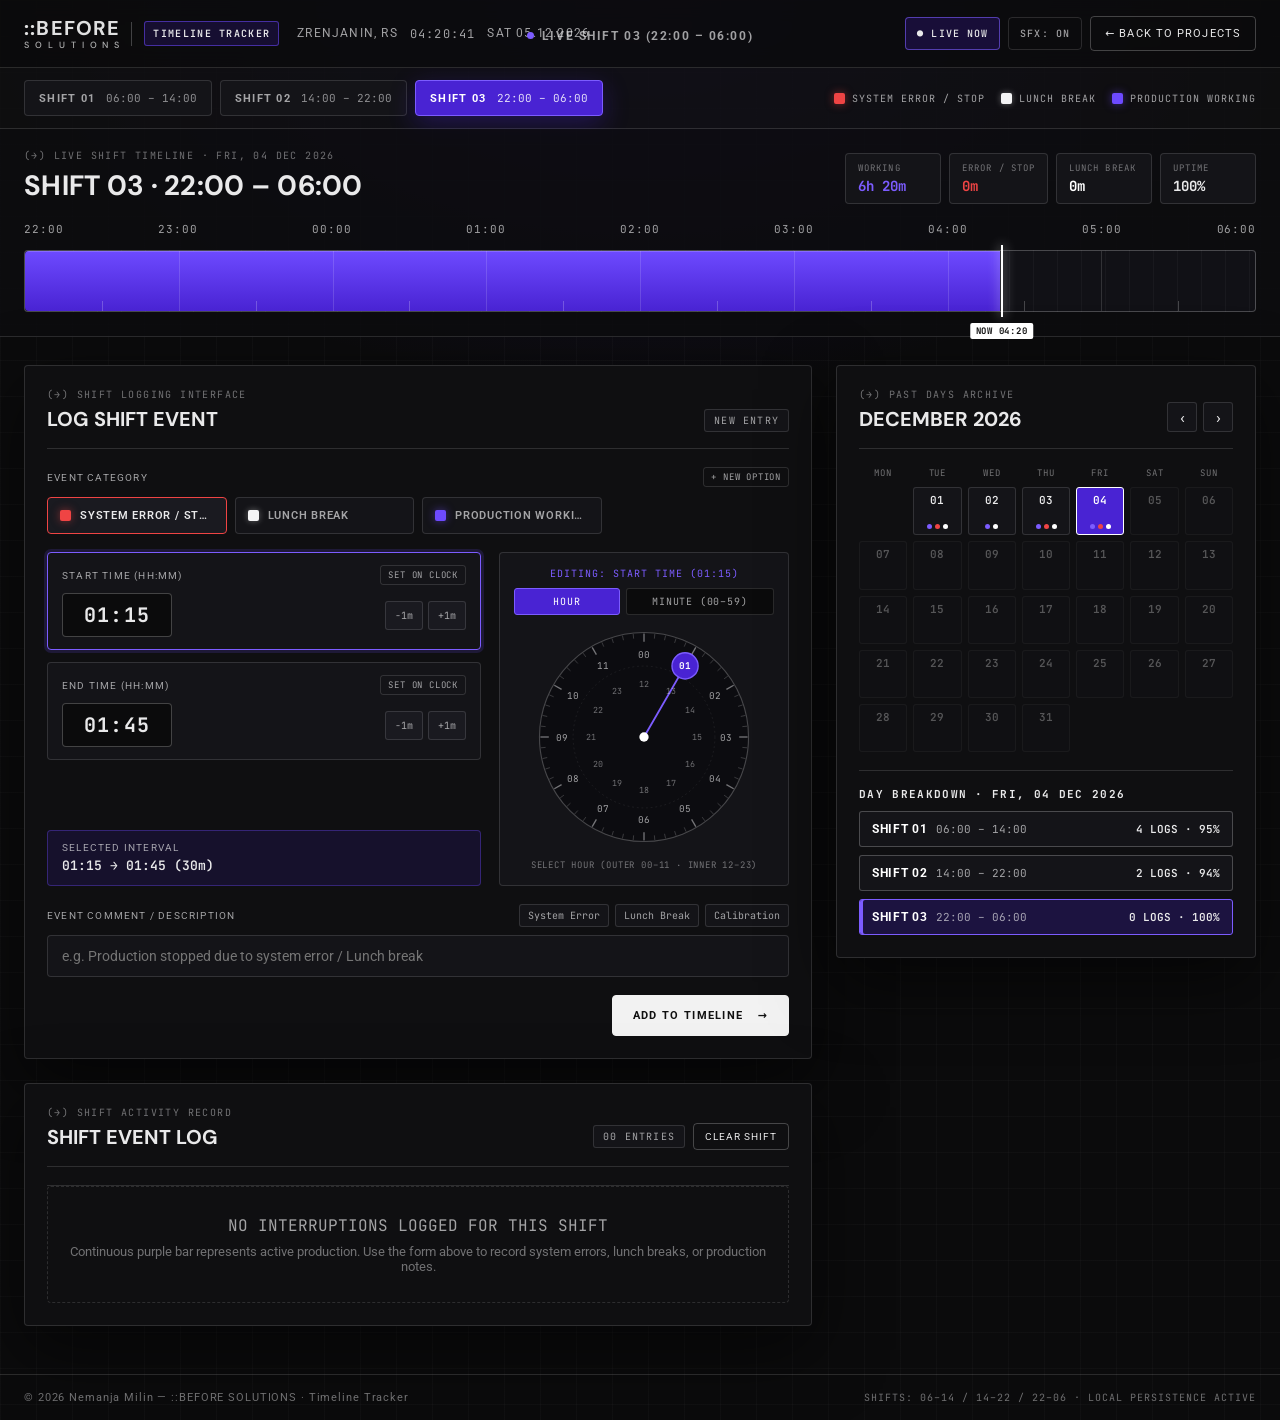
<file: projects/timeline-tracker/index.html>
<!doctype html>
<html lang="en">

<head>
  <meta charset="utf-8" />
  <meta name="viewport" content="width=device-width,initial-scale=1" />
  <title>::BEFORE SOLUTIONS — Timeline Tracker</title>

  <!-- Fonts matching ::BEFORE SOLUTIONS -->
  <link rel="preconnect" href="https://fonts.googleapis.com">
  <link rel="preconnect" href="https://fonts.gstatic.com" crossorigin>
  <link
    href="https://fonts.googleapis.com/css2?family=DM+Sans:wght@500;600;700&family=JetBrains+Mono:wght@400;500;600;700&family=Roboto:wght@300;400;500;700&display=swap"
    rel="stylesheet">

  <link rel="stylesheet" href="./style.css" />
</head>

<body>
  <div class="tracker-shell">

    <!-- =========================================================
         TOP BAR (MATCHES MAIN ::BEFORE SOLUTIONS WEBSITE)
    ========================================================== -->
    <header class="topbar">
      <div class="topbar__left">
        <div class="brand-group">
          <a class="brand" href="../../index.html" aria-label="::BEFORE SOLUTIONS Home">
            <span class="brand__mark">::BEFORE</span>
            <span class="brand__sub" aria-hidden="true"><span>S</span><span>O</span><span>L</span><span>U</span><span>T</span><span>I</span><span>O</span><span>N</span><span>S</span></span>
          </a>
          <span class="brand-divider" aria-hidden="true"></span>
          <span class="brand-product">TIMELINE TRACKER</span>
        </div>

        <div class="meta" aria-label="Live location and time">
          <span class="meta__item">Zrenjanin, RS</span>
          <span class="meta__item mono" id="liveClockSeconds">--:--:--</span>
          <span class="meta__item" id="liveDateLabel">---</span>
        </div>
      </div>

      <div class="topbar__center">
        <span class="topbar__headline">
          <span class="live-dot" aria-hidden="true"></span>
          <strong id="liveShiftBanner">ACTIVE SHIFT: LOADING...</strong>
        </span>
      </div>

      <div class="topbar__right topbar__actions">
        <button class="tool-pill hover-sound" id="jumpLiveBtn" type="button" title="Jump to current date and active shift">
          ● LIVE NOW
        </button>
        <button class="tool-pill hover-sound" id="soundToggleBtn" type="button" aria-pressed="true" title="Toggle hover audio">
          SFX: ON
        </button>
        <a class="cta hover-sound" href="../../projects.html">← BACK TO PROJECTS</a>
      </div>
    </header>

    <!-- =========================================================
         CONTROL STRIP: SELECTED DATE + 3 SHIFTS + LEGEND
    ========================================================== -->
    <section class="shift-bar" aria-label="Shift and date controls">
      <div class="shift-bar__inner">
        <div class="shift-tabs" role="tablist" aria-label="Production shifts">
          <button class="shift-tab hover-sound" type="button" role="tab" data-shift="1" aria-selected="false">
            <span class="shift-tab__num">SHIFT 01</span>
            <span class="shift-tab__hours mono">06:00 – 14:00</span>
          </button>
          <button class="shift-tab hover-sound" type="button" role="tab" data-shift="2" aria-selected="false">
            <span class="shift-tab__num">SHIFT 02</span>
            <span class="shift-tab__hours mono">14:00 – 22:00</span>
          </button>
          <button class="shift-tab hover-sound" type="button" role="tab" data-shift="3" aria-selected="false">
            <span class="shift-tab__num">SHIFT 03</span>
            <span class="shift-tab__hours mono">22:00 – 06:00</span>
          </button>
        </div>

        <div class="shift-bar__right">
          <div class="legend" id="timelineLegend" aria-label="Timeline color legend">
            <span class="legend__item"><span class="swatch swatch--work"></span>PRODUCTION WORKING</span>
            <span class="legend__item"><span class="swatch swatch--error"></span>SYSTEM ERROR / STOP</span>
            <span class="legend__item"><span class="swatch swatch--lunch"></span>LUNCH BREAK</span>
          </div>
        </div>
      </div>
    </section>

    <!-- =========================================================
         FULL-WIDTH SHIFT TIMELINE STAGE (LEFT TO RIGHT)
    ========================================================== -->
    <section class="timeline-stage" aria-labelledby="timelineTitle">
      <div class="timeline-stage__head">
        <div>
          <span class="kicker" id="timelineContextKicker">(→) REAL-TIME SHIFT TIMELINE</span>
          <h1 class="timeline-stage__title" id="timelineTitle">SHIFT 02 · 14:00 – 22:00</h1>
        </div>

        <div class="kpi-strip" id="kpiStrip">
          <div class="kpi-chip">
            <span class="kpi-chip__label">WORKING</span>
            <span class="kpi-chip__val kpi-chip__val--work mono" id="kpiWorking">0m</span>
          </div>
          <div class="kpi-chip">
            <span class="kpi-chip__label">ERROR / STOP</span>
            <span class="kpi-chip__val kpi-chip__val--error mono" id="kpiError">0m</span>
          </div>
          <div class="kpi-chip">
            <span class="kpi-chip__label">LUNCH BREAK</span>
            <span class="kpi-chip__val kpi-chip__val--lunch mono" id="kpiLunch">0m</span>
          </div>
          <div class="kpi-chip">
            <span class="kpi-chip__label">UPTIME</span>
            <span class="kpi-chip__val mono" id="kpiUptime">100%</span>
          </div>
        </div>
      </div>

      <!-- Full-bleed edge-to-edge timeline track -->
      <div class="timeline-wrap">
        <div class="timeline-hours" id="timelineHours" aria-hidden="true"></div>

        <div class="timeline-track" id="timelineTrack" role="region" aria-label="8-hour shift timeline">
          <div class="timeline-segments" id="timelineSegments"></div>
          <div class="timeline-ticks" id="timelineTicks" aria-hidden="true"></div>
          <div class="timeline-now is-hidden" id="timelineNowCursor" aria-hidden="true">
            <span class="timeline-now__badge mono" id="timelineNowBadge">NOW</span>
          </div>
        </div>

        <div class="timeline-tooltip is-hidden" id="timelineTooltip" role="tooltip"></div>
      </div>
    </section>

    <!-- =========================================================
         MAIN WORKSPACE: LOGGER + CLOCK PICKER + HISTORY CALENDAR
    ========================================================== -->
    <main class="workspace">
      <div class="workspace-grid">

        <!-- LEFT COLUMN: EVENT FORM & SHIFT LOG LIST -->
        <div class="workspace-main">

          <!-- LOG EVENT FORM WITH FULL MINUTE-PRECISION CLOCK SYSTEM -->
          <section class="panel" aria-labelledby="formHeading">
            <header class="panel__head">
              <div>
                <span class="kicker">(→) SHIFT LOGGING INTERFACE</span>
                <h2 class="panel__title" id="formHeading">LOG SHIFT EVENT</h2>
              </div>
              <span class="mode-badge mono" id="formModeBadge">NEW ENTRY</span>
            </header>

            <form class="event-form" id="eventForm" novalidate>
              <!-- Status / Category Selection + Add New Option -->
              <div class="category-block">
                <div class="category-block__head">
                  <span class="field__label">EVENT CATEGORY</span>
                  <button class="btn-mini hover-sound" type="button" id="toggleCustomOptionBtn" aria-expanded="false">
                    + NEW OPTION
                  </button>
                </div>

                <div class="status-selector" id="statusSelector" role="radiogroup" aria-label="Event type"></div>

                <!-- Inline New Option & 12-Color Triadic Palette Creator -->
                <div class="custom-option-drawer is-hidden" id="customOptionDrawer">
                  <div class="custom-option-drawer__head">
                    <span class="field__label">CREATE CUSTOM EVENT OPTION</span>
                    <span class="mono custom-color-readout" id="selectedColorHex">#10B981 · TRIAD EMERALD</span>
                  </div>

                  <div class="custom-option-drawer__row">
                    <input
                      class="comment-input"
                      id="customTypeName"
                      type="text"
                      maxlength="32"
                      placeholder="Option name (e.g. Maintenance, Tool Change, QA Check)"
                    />
                  </div>

                  <div class="palette-section">
                    <div class="palette-section__head">
                      <span class="field__label">12-COLOR TRIADIC PALETTE (FROM #6D4AFF PURPLE)</span>
                      <span class="palette-poles mono">PURPLE · EMERALD · CORAL</span>
                    </div>
                    <div class="triadic-palette" id="triadicPaletteGrid" role="radiogroup" aria-label="12 triadic color swatches"></div>
                  </div>

                  <p class="form-error is-hidden" id="customOptionError" role="alert"></p>

                  <div class="custom-option-drawer__actions">
                    <button class="btn-ghost btn-ghost--sm hover-sound" type="button" id="cancelCustomOptionBtn">CANCEL</button>
                    <button class="btn-primary btn-primary--sm hover-sound" type="button" id="saveCustomOptionBtn">
                      <span>SAVE OPTION</span>
                      <span>+</span>
                    </button>
                  </div>
                </div>
              </div>

              <!-- Time Inputs + Interactive Full Clock Picker -->
              <div class="clock-workbench">
                <div class="time-inputs-col">
                  <div class="time-card is-focused" id="startTimeCard">
                    <div class="time-card__head">
                      <span class="field__label">START TIME (HH:MM)</span>
                      <button class="btn-mini hover-sound" type="button" data-focus-clock="start">SET ON CLOCK</button>
                    </div>
                    <div class="time-card__controls">
                      <input class="time-input mono" id="startTimeInput" type="text" maxlength="5" placeholder="17:30" aria-label="Start time in HH:MM" />
                      <div class="nudge-group">
                        <button class="nudge-btn hover-sound" type="button" data-nudge="start:-1">-1m</button>
                        <button class="nudge-btn hover-sound" type="button" data-nudge="start:1">+1m</button>
                      </div>
                    </div>
                  </div>

                  <div class="time-card" id="endTimeCard">
                    <div class="time-card__head">
                      <span class="field__label">END TIME (HH:MM)</span>
                      <button class="btn-mini hover-sound" type="button" data-focus-clock="end">SET ON CLOCK</button>
                    </div>
                    <div class="time-card__controls">
                      <input class="time-input mono" id="endTimeInput" type="text" maxlength="5" placeholder="18:22" aria-label="End time in HH:MM" />
                      <div class="nudge-group">
                        <button class="nudge-btn hover-sound" type="button" data-nudge="end:-1">-1m</button>
                        <button class="nudge-btn hover-sound" type="button" data-nudge="end:1">+1m</button>
                      </div>
                    </div>
                  </div>

                  <div class="duration-preview">
                    <span class="field__label">SELECTED INTERVAL</span>
                    <span class="mono duration-preview__val" id="intervalSummary">--:-- → --:-- (0 min)</span>
                  </div>
                </div>

                <!-- Interactive SVG Analog/24H + 60-Minute Dial Clock -->
                <div class="clock-dial-box" aria-label="Interactive full clock selector">
                  <div class="clock-dial-box__head">
                    <span class="clock-target-label mono" id="clockTargetLabel">EDITING: START TIME</span>
                    <div class="clock-mode-tabs">
                      <button class="clock-mode-btn is-active hover-sound" type="button" id="clockModeHour">HOUR</button>
                      <button class="clock-mode-btn hover-sound" type="button" id="clockModeMin">MINUTE (00–59)</button>
                    </div>
                  </div>

                  <div class="clock-face-wrap">
                    <svg class="clock-svg" id="clockSvg" viewBox="0 0 240 240" width="224" height="224" role="img" aria-label="Interactive clock dial">
                      <circle cx="120" cy="120" r="112" class="clock-svg__bg" />
                      <circle cx="120" cy="120" r="76" class="clock-svg__inner-ring" />
                      <g id="clockTicksLayer"></g>
                      <line x1="120" y1="120" x2="120" y2="36" class="clock-svg__hand" id="clockHand" />
                      <circle cx="120" cy="120" r="5" class="clock-svg__center" />
                      <circle cx="120" cy="36" r="14" class="clock-svg__knob" id="clockKnob" />
                      <g id="clockLabelsLayer"></g>
                    </svg>
                  </div>

                  <div class="clock-dial-box__foot mono" id="clockReadout">
                    CLICK OR DRAG DIAL TO SELECT EXACT MINUTE
                  </div>
                </div>
              </div>

              <!-- Comment Input + Quick Presets -->
              <div class="comment-block">
                <div class="comment-block__head">
                  <label class="field__label" for="eventComment">EVENT COMMENT / DESCRIPTION</label>
                  <div class="quick-presets">
                    <button class="preset-btn hover-sound" type="button" data-preset-type="error" data-preset-text="Production stopped due to system error">System Error</button>
                    <button class="preset-btn hover-sound" type="button" data-preset-type="lunch" data-preset-text="Lunch break">Lunch Break</button>
                    <button class="preset-btn hover-sound" type="button" data-preset-type="work" data-preset-text="Batch calibration & normal line output">Calibration</button>
                  </div>
                </div>
                <input
                  class="comment-input"
                  id="eventComment"
                  type="text"
                  maxlength="160"
                  placeholder="e.g. Production stopped due to system error / Lunch break"
                  required
                />
              </div>

              <p class="form-error is-hidden" id="formError" role="alert"></p>

              <div class="form-actions">
                <button class="btn-ghost is-hidden hover-sound" type="button" id="cancelEditBtn">CANCEL EDIT</button>
                <button class="btn-primary hover-sound" type="submit" id="submitEventBtn">
                  <span id="submitEventLabel">ADD TO TIMELINE</span>
                  <span>→</span>
                </button>
              </div>
            </form>
          </section>

          <!-- SHIFT EVENT LOG LIST BELOW -->
          <section class="panel" aria-labelledby="logHeading">
            <header class="panel__head">
              <div>
                <span class="kicker">(→) SHIFT ACTIVITY RECORD</span>
                <h2 class="panel__title" id="logHeading">SHIFT EVENT LOG</h2>
              </div>
              <div class="panel__head-actions">
                <span class="count-badge mono" id="logCountBadge">00 ENTRIES</span>
                <button class="btn-ghost btn-ghost--sm hover-sound" type="button" id="clearShiftBtn">CLEAR SHIFT</button>
              </div>
            </header>

            <div class="event-list" id="eventList" role="list"></div>

            <div class="empty-log is-hidden" id="emptyLogState">
              <span class="mono">NO INTERRUPTIONS LOGGED FOR THIS SHIFT</span>
              <p>Continuous purple bar represents active production. Use the form above to record system errors, lunch breaks, or production notes.</p>
            </div>
          </section>

        </div>

        <!-- RIGHT COLUMN: HISTORY CALENDAR & DAY OVERVIEW -->
        <aside class="workspace-side" aria-label="History calendar">
          <section class="panel calendar-panel">
            <header class="panel__head calendar-panel__head">
              <div>
                <span class="kicker">(→) PAST DAYS ARCHIVE</span>
                <h2 class="panel__title" id="calendarMonthTitle">NOVEMBER 2026</h2>
              </div>
              <div class="cal-nav">
                <button class="cal-nav__btn hover-sound" type="button" id="calPrevBtn" aria-label="Previous month">‹</button>
                <button class="cal-nav__btn hover-sound" type="button" id="calNextBtn" aria-label="Next month">›</button>
              </div>
            </header>

            <div class="cal-weekdays" aria-hidden="true">
              <span>MON</span><span>TUE</span><span>WED</span><span>THU</span><span>FRI</span><span>SAT</span><span>SUN</span>
            </div>

            <div class="cal-grid" id="calendarGrid" role="grid" aria-label="Shift history calendar"></div>

            <div class="cal-day-summary" id="calDaySummary"></div>
          </section>
        </aside>

      </div>
    </main>

    <!-- FOOTER -->
    <footer class="tracker-footer">
      <div class="fineprint">© 2026 Nemanja Milin — ::BEFORE SOLUTIONS · Timeline Tracker</div>
      <div class="tracker-footer__meta mono">SHIFTS: 06–14 / 14–22 / 22–06 · LOCAL PERSISTENCE ACTIVE</div>
    </footer>

  </div>

  <div class="toast-stack" id="toastStack" aria-live="polite" aria-atomic="true"></div>

  <script src="./script.js"></script>
</body>

</html>
</file>
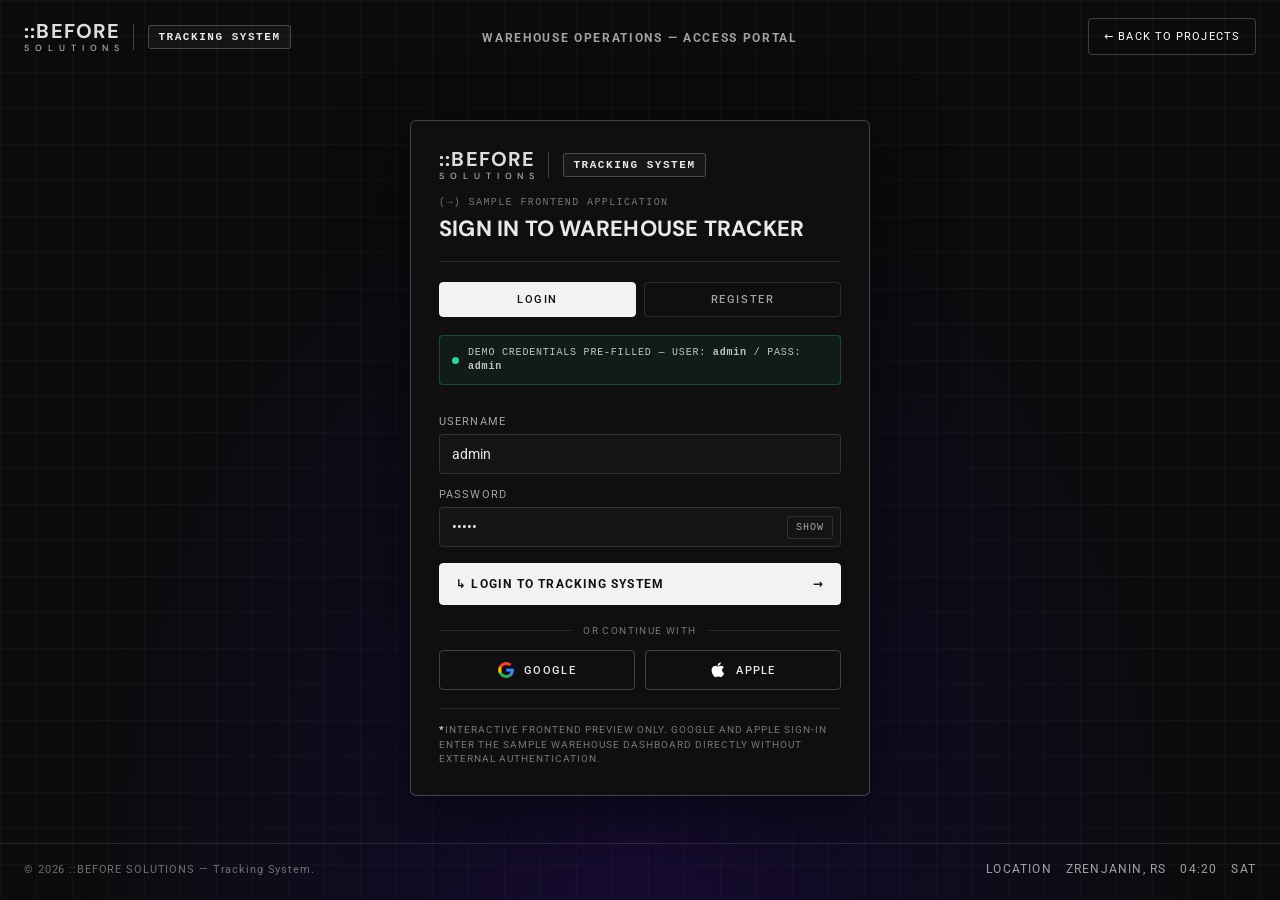
<file: projects/tracking-system/index.html>
<!doctype html>
<html lang="en">

<head>
  <meta charset="utf-8" />
  <meta name="viewport" content="width=device-width,initial-scale=1" />
  <title>::BEFORE SOLUTIONS — Tracking System</title>

  <!-- Fonts (source: Google Fonts, matching main site) -->
  <link rel="preconnect" href="https://fonts.googleapis.com">
  <link rel="preconnect" href="https://fonts.gstatic.com" crossorigin>
  <link
    href="https://fonts.googleapis.com/css2?family=Roboto:wght@300;400;500;700&family=DM+Sans:wght@500;600;700&display=swap"
    rel="stylesheet">

  <link rel="stylesheet" href="./styles.css" />
</head>

<body>

  <!-- =========================================================
       VIEW 1: AUTHENTICATION (LOGIN / REGISTER)
  ========================================================== -->
  <div class="auth-shell" id="authView">
    <header class="topbar">
      <div class="topbar__left">
        <div class="brand-group">
          <a class="brand" href="../../index.html" aria-label="::BEFORE SOLUTIONS Home">
            <span class="brand__mark">::BEFORE</span>
            <span class="brand__sub" aria-hidden="true"><span>S</span><span>O</span><span>L</span><span>U</span><span>T</span><span>I</span><span>O</span><span>N</span><span>S</span></span>
          </a>
          <span class="brand-divider" aria-hidden="true"></span>
          <span class="brand-product">TRACKING SYSTEM</span>
        </div>
      </div>

      <div class="topbar__center">
        <span class="topbar__headline"><strong>WAREHOUSE OPERATIONS — ACCESS PORTAL</strong></span>
      </div>

      <div class="topbar__right">
        <a class="cta hover-sound" href="../../projects.html">← BACK TO PROJECTS</a>
      </div>
    </header>

    <main class="auth-stage">
      <section class="auth-card" aria-labelledby="authHeading">
        <div class="auth-card__head">
          <div class="brand-group brand-group--card">
            <div class="brand" aria-label="::BEFORE SOLUTIONS">
              <span class="brand__mark">::BEFORE</span>
              <span class="brand__sub" aria-hidden="true"><span>S</span><span>O</span><span>L</span><span>U</span><span>T</span><span>I</span><span>O</span><span>N</span><span>S</span></span>
            </div>
            <span class="brand-divider" aria-hidden="true"></span>
            <span class="brand-product">TRACKING SYSTEM</span>
          </div>

          <span class="auth-card__kicker">(→) SAMPLE FRONTEND APPLICATION</span>
          <h1 class="auth-card__title" id="authHeading">SIGN IN TO WAREHOUSE TRACKER</h1>
        </div>

        <!-- MODE SWITCHER: LOGIN / REGISTER -->
        <div class="auth-tabs" role="tablist" aria-label="Authentication mode">
          <button
            class="auth-tab hover-sound is-active"
            type="button"
            role="tab"
            id="tabLogin"
            aria-selected="true"
            aria-controls="loginForm"
            data-auth-tab="login"
          >
            LOGIN
          </button>
          <button
            class="auth-tab hover-sound"
            type="button"
            role="tab"
            id="tabRegister"
            aria-selected="false"
            aria-controls="registerForm"
            data-auth-tab="register"
          >
            REGISTER
          </button>
        </div>

        <!-- LOGIN FORM (Pre-filled admin / admin) -->
        <form class="auth-form" id="loginForm" novalidate>
          <div class="demo-banner">
            <span class="demo-banner__dot" aria-hidden="true"></span>
            <span>DEMO CREDENTIALS PRE-FILLED — USER: <strong>admin</strong> / PASS: <strong>admin</strong></span>
          </div>

          <label class="field">
            <span class="field__label">USERNAME</span>
            <input
              class="field__input"
              id="loginUsername"
              name="username"
              type="text"
              value="admin"
              autocomplete="username"
              required
            />
          </label>

          <label class="field">
            <span class="field__label">PASSWORD</span>
            <div class="field__pass-wrap">
              <input
                class="field__input"
                id="loginPassword"
                name="password"
                type="password"
                value="admin"
                autocomplete="current-password"
                required
              />
              <button class="field__toggle hover-sound" type="button" data-toggle-pass="loginPassword">
                SHOW
              </button>
            </div>
          </label>

          <p class="auth-error" id="loginError" role="alert"></p>

          <button class="btn-primary hover-sound" type="submit">
            <span>↳ LOGIN TO TRACKING SYSTEM</span>
            <span>→</span>
          </button>
        </form>

        <!-- REGISTER FORM (Sample mode) -->
        <form class="auth-form is-hidden" id="registerForm" novalidate>
          <div class="demo-banner">
            <span class="demo-banner__dot" aria-hidden="true"></span>
            <span>SAMPLE REGISTRATION — CREATES A LOCAL FRONTEND SESSION</span>
          </div>

          <label class="field">
            <span class="field__label">FULL NAME</span>
            <input
              class="field__input"
              id="regName"
              name="fullname"
              type="text"
              value="Nemanja Milin"
              placeholder="Enter your name"
              required
            />
          </label>

          <div class="field-row">
            <label class="field">
              <span class="field__label">USERNAME</span>
              <input
                class="field__input"
                id="regUsername"
                name="username"
                type="text"
                value="admin"
                placeholder="Username"
                required
              />
            </label>

            <label class="field">
              <span class="field__label">ROLE</span>
              <input
                class="field__input"
                id="regRole"
                name="role"
                type="text"
                value="Warehouse Lead"
                placeholder="Role"
              />
            </label>
          </div>

          <label class="field">
            <span class="field__label">PASSWORD</span>
            <div class="field__pass-wrap">
              <input
                class="field__input"
                id="regPassword"
                name="password"
                type="password"
                value="admin"
                required
              />
              <button class="field__toggle hover-sound" type="button" data-toggle-pass="regPassword">
                SHOW
              </button>
            </div>
          </label>

          <p class="auth-error" id="registerError" role="alert"></p>

          <button class="btn-primary hover-sound" type="submit">
            <span>↳ REGISTER &amp; ENTER SYSTEM</span>
            <span>→</span>
          </button>
        </form>

        <!-- OAUTH SAMPLE PROVIDERS -->
        <div class="auth-divider">
          <span>OR CONTINUE WITH</span>
        </div>

        <div class="oauth-grid">
          <button class="oauth-btn hover-sound" type="button" data-oauth="Google">
            <img class="oauth-btn__icon" src="./assets/google.png" alt="Google" />
            <span>GOOGLE</span>
          </button>

          <button class="oauth-btn hover-sound" type="button" data-oauth="Apple">
            <img class="oauth-btn__icon oauth-btn__icon--apple" src="./assets/apple.png" alt="Apple" />
            <span>APPLE</span>
          </button>
        </div>

        <p class="auth-footnote">
          <strong>*</strong>Interactive frontend preview only. Google and Apple sign-in enter the sample warehouse dashboard directly without external authentication.
        </p>
      </section>
    </main>

    <footer class="projects-footer">
      <div class="fineprint">© 2026 ::BEFORE SOLUTIONS — Tracking System.</div>
      <div class="meta" aria-label="Site metadata">
        <span class="meta__item">LOCATION</span>
        <span class="meta__item">Zrenjanin, RS</span>
        <span class="meta__item" data-clock>--:--</span>
        <span class="meta__item" data-day>---</span>
      </div>
    </footer>
  </div>

  <!-- =========================================================
       2-SECOND CONFIRMATION CARD (CENTER OVERLAY)
  ========================================================== -->
  <div class="confirm-overlay" id="confirmOverlay" aria-hidden="true" role="dialog" aria-modal="true" aria-labelledby="confirmTitle">
    <div class="confirm-card">
      <div class="confirm-card__badge" aria-hidden="true">✓</div>
      <span class="confirm-card__kicker">(→) ACCESS GRANTED</span>
      <h2 class="confirm-card__title" id="confirmTitle">LOGIN SUCCESSFUL</h2>
      <p class="confirm-card__msg" id="confirmMsg">
        Authenticated as <strong>admin</strong>. Launching warehouse tracking dashboard...
      </p>

      <div class="confirm-progress" aria-hidden="true">
        <div class="confirm-progress__fill" id="confirmProgressFill"></div>
      </div>

      <span class="confirm-card__timer" id="confirmTimer">REDIRECTING IN 2.0S</span>
    </div>
  </div>

  <!-- =========================================================
       VIEW 2: WAREHOUSE TRACKING SYSTEM (SINGLE PAGE APP)
  ========================================================== -->
  <div class="page app-shell is-hidden" id="appView">

    <!-- TOP BAR -->
    <header class="topbar">
      <div class="topbar__left">
        <div class="brand-group">
          <a class="brand" href="../../index.html" aria-label="::BEFORE SOLUTIONS Home">
            <span class="brand__mark">::BEFORE</span>
            <span class="brand__sub" aria-hidden="true"><span>S</span><span>O</span><span>L</span><span>U</span><span>T</span><span>I</span><span>O</span><span>N</span><span>S</span></span>
          </a>
          <span class="brand-divider" aria-hidden="true"></span>
          <span class="brand-product">TRACKING SYSTEM</span>
        </div>

        <div class="meta" aria-label="Site metadata">
          <span class="meta__item">Zrenjanin, RS</span>
          <span class="meta__item" data-clock>--:--</span>
          <span class="meta__item" data-day>---</span>
        </div>
      </div>

      <div class="topbar__center">
        <span class="topbar__headline">
          <span class="live-dot" aria-hidden="true"></span>
          <strong>WAREHOUSE &amp; ORDER PIPELINE</strong>
        </span>
      </div>

      <div class="topbar__right topbar__actions">
        <span class="operator-pill" id="operatorPill">USER: ADMIN</span>
        <a class="cta cta--ghost hover-sound" href="../../projects.html">← PROJECTS</a>
        <button class="cta hover-sound" id="logoutBtn" type="button">↳ LOG OUT</button>
      </div>
    </header>

    <!-- MAIN DASHBOARD CONTENT -->
    <main class="tracker-wrap">

      <!-- HERO -->
      <section class="projects-hero">
        <div class="projects-hero__row">
          <div class="projects-hero__copy">
            <span class="projects-hero__kicker">(→) ::BEFORE SOLUTIONS — TRACKING SYSTEM</span>
            <h1 class="projects-hero__title">WAREHOUSE STATUS GRID</h1>
          </div>

          <p class="projects-hero__desc">
            <strong>*</strong>Real-time inventory and fulfillment overview — track available stock,
            remaining units needed to complete client orders, active production runs, warehouse inventory,
            packed batches, and dispatched shipments.
          </p>
        </div>
      </section>

      <!-- 6-CARD KPI OVERVIEW -->
      <section class="kpi-section" aria-label="Warehouse summary indicators">
        <div class="kpi-grid">
          <article class="kpi-card kpi-card--stock">
            <div class="kpi-card__top">
              <span class="kpi-card__label"><span class="dot dot--stock"></span>IN STOCK</span>
              <span class="kpi-card__code">INV-01</span>
            </div>
            <div class="kpi-card__value" id="kpiStock">0</div>
            <div class="kpi-card__sub" id="kpiStockSub">WAREHOUSE + PACKED READY</div>
            <div class="kpi-bar"><div class="kpi-bar__fill kpi-bar__fill--stock" id="kpiStockBar"></div></div>
          </article>

          <article class="kpi-card kpi-card--needed">
            <div class="kpi-card__top">
              <span class="kpi-card__label"><span class="dot dot--needed"></span>TO FINISH ORDERS</span>
              <span class="kpi-card__code">ORD-02</span>
            </div>
            <div class="kpi-card__value" id="kpiNeeded">0</div>
            <div class="kpi-card__sub" id="kpiNeededSub">REMAINING UNITS NEEDED</div>
            <div class="kpi-bar"><div class="kpi-bar__fill kpi-bar__fill--needed" id="kpiNeededBar"></div></div>
          </article>

          <article class="kpi-card kpi-card--production">
            <div class="kpi-card__top">
              <span class="kpi-card__label"><span class="dot dot--production"></span>IN PRODUCTION</span>
              <span class="kpi-card__code">STG-01</span>
            </div>
            <div class="kpi-card__value" id="kpiProduction">0</div>
            <div class="kpi-card__sub" id="kpiProductionSub">ACTIVE FLOOR BATCHES</div>
            <div class="kpi-bar"><div class="kpi-bar__fill kpi-bar__fill--production" id="kpiProductionBar"></div></div>
          </article>

          <article class="kpi-card kpi-card--warehouse">
            <div class="kpi-card__top">
              <span class="kpi-card__label"><span class="dot dot--warehouse"></span>IN WAREHOUSE</span>
              <span class="kpi-card__code">STG-02</span>
            </div>
            <div class="kpi-card__value" id="kpiWarehouse">0</div>
            <div class="kpi-card__sub" id="kpiWarehouseSub">STORED ON BAYS</div>
            <div class="kpi-bar"><div class="kpi-bar__fill kpi-bar__fill--warehouse" id="kpiWarehouseBar"></div></div>
          </article>

          <article class="kpi-card kpi-card--packed">
            <div class="kpi-card__top">
              <span class="kpi-card__label"><span class="dot dot--packed"></span>PACKED</span>
              <span class="kpi-card__code">STG-03</span>
            </div>
            <div class="kpi-card__value" id="kpiPacked">0</div>
            <div class="kpi-card__sub" id="kpiPackedSub">STAGED FOR DISPATCH</div>
            <div class="kpi-bar"><div class="kpi-bar__fill kpi-bar__fill--packed" id="kpiPackedBar"></div></div>
          </article>

          <article class="kpi-card kpi-card--sent">
            <div class="kpi-card__top">
              <span class="kpi-card__label"><span class="dot dot--sent"></span>SENT</span>
              <span class="kpi-card__code">STG-04</span>
            </div>
            <div class="kpi-card__value" id="kpiSent">0</div>
            <div class="kpi-card__sub" id="kpiSentSub">DELIVERED / IN TRANSIT</div>
            <div class="kpi-bar"><div class="kpi-bar__fill kpi-bar__fill--sent" id="kpiSentBar"></div></div>
          </article>
        </div>

        <!-- OVERALL PIPELINE DISTRIBUTION BAR -->
        <div class="pipeline-strip" aria-label="Pipeline distribution across stages">
          <div class="pipeline-strip__head">
            <span class="pipeline-strip__title">PIPELINE DISTRIBUTION — ALL TRACKED UNITS</span>
            <span class="pipeline-strip__total" id="pipelineTotal">0 TOTAL UNITS</span>
          </div>
          <div class="pipeline-bar">
            <div class="pipeline-bar__seg pipeline-bar__seg--production" id="segProduction" title="In Production"></div>
            <div class="pipeline-bar__seg pipeline-bar__seg--warehouse" id="segWarehouse" title="In Warehouse"></div>
            <div class="pipeline-bar__seg pipeline-bar__seg--packed" id="segPacked" title="Packed"></div>
            <div class="pipeline-bar__seg pipeline-bar__seg--sent" id="segSent" title="Sent"></div>
          </div>
          <div class="pipeline-legend" id="pipelineLegend"></div>
        </div>
      </section>

      <!-- FILTER & SEARCH TOOLBAR -->
      <section class="projects-toolbar tracker-toolbar" aria-label="Filter tracked products">
        <div class="filter-tabs" role="group" aria-label="Status filters">
          <button class="filter-btn hover-sound is-active" type="button" data-status-filter="all" aria-pressed="true">
            ALL <span class="filter-btn__count" data-status-count="all">00</span>
          </button>
          <button class="filter-btn hover-sound" type="button" data-status-filter="needs-work" aria-pressed="false">
            NEEDS PRODUCTION <span class="filter-btn__count" data-status-count="needs-work">00</span>
          </button>
          <button class="filter-btn hover-sound" type="button" data-status-filter="production" aria-pressed="false">
            IN PRODUCTION <span class="filter-btn__count" data-status-count="production">00</span>
          </button>
          <button class="filter-btn hover-sound" type="button" data-status-filter="warehouse" aria-pressed="false">
            IN WAREHOUSE <span class="filter-btn__count" data-status-count="warehouse">00</span>
          </button>
          <button class="filter-btn hover-sound" type="button" data-status-filter="packed" aria-pressed="false">
            PACKED <span class="filter-btn__count" data-status-count="packed">00</span>
          </button>
          <button class="filter-btn hover-sound" type="button" data-status-filter="sent" aria-pressed="false">
            SENT <span class="filter-btn__count" data-status-count="sent">00</span>
          </button>
        </div>

        <div class="tracker-tools">
          <input
            class="search-input"
            id="searchInput"
            type="search"
            placeholder="SEARCH SKU, PRODUCT OR CLIENT..."
            aria-label="Search SKU, product or client"
          />
          <button class="filter-btn hover-sound" id="resetDemoBtn" type="button">
            ↺ RESET DEMO
          </button>
        </div>
      </section>

      <div class="tracker-meta-row">
        <span class="projects-status" id="gridStatus">SHOWING 00 PRODUCTS</span>
        <span class="tracker-hint">TIP: USE CARD ACTIONS TO SIMULATE LIVE PRODUCTION &amp; DISPATCH UPDATES</span>
      </div>

      <!-- PRODUCT STATUS GRID -->
      <section class="status-grid" id="statusGrid" aria-live="polite"></section>

    </main>

    <!-- FOOTER -->
    <footer class="projects-footer">
      <div class="fineprint">© 2026 ::BEFORE SOLUTIONS — Tracking System (Frontend Sample).</div>

      <nav class="projects-footer__links" aria-label="Navigation links">
        <a class="projects-footer__link hover-sound" href="../../index.html">Main Website ↗</a>
        <a class="projects-footer__link hover-sound" href="../../projects.html">Selected Projects ↗</a>
      </nav>
    </footer>

  </div>

  <script src="./app.js"></script>
</body>

</html>
</file>
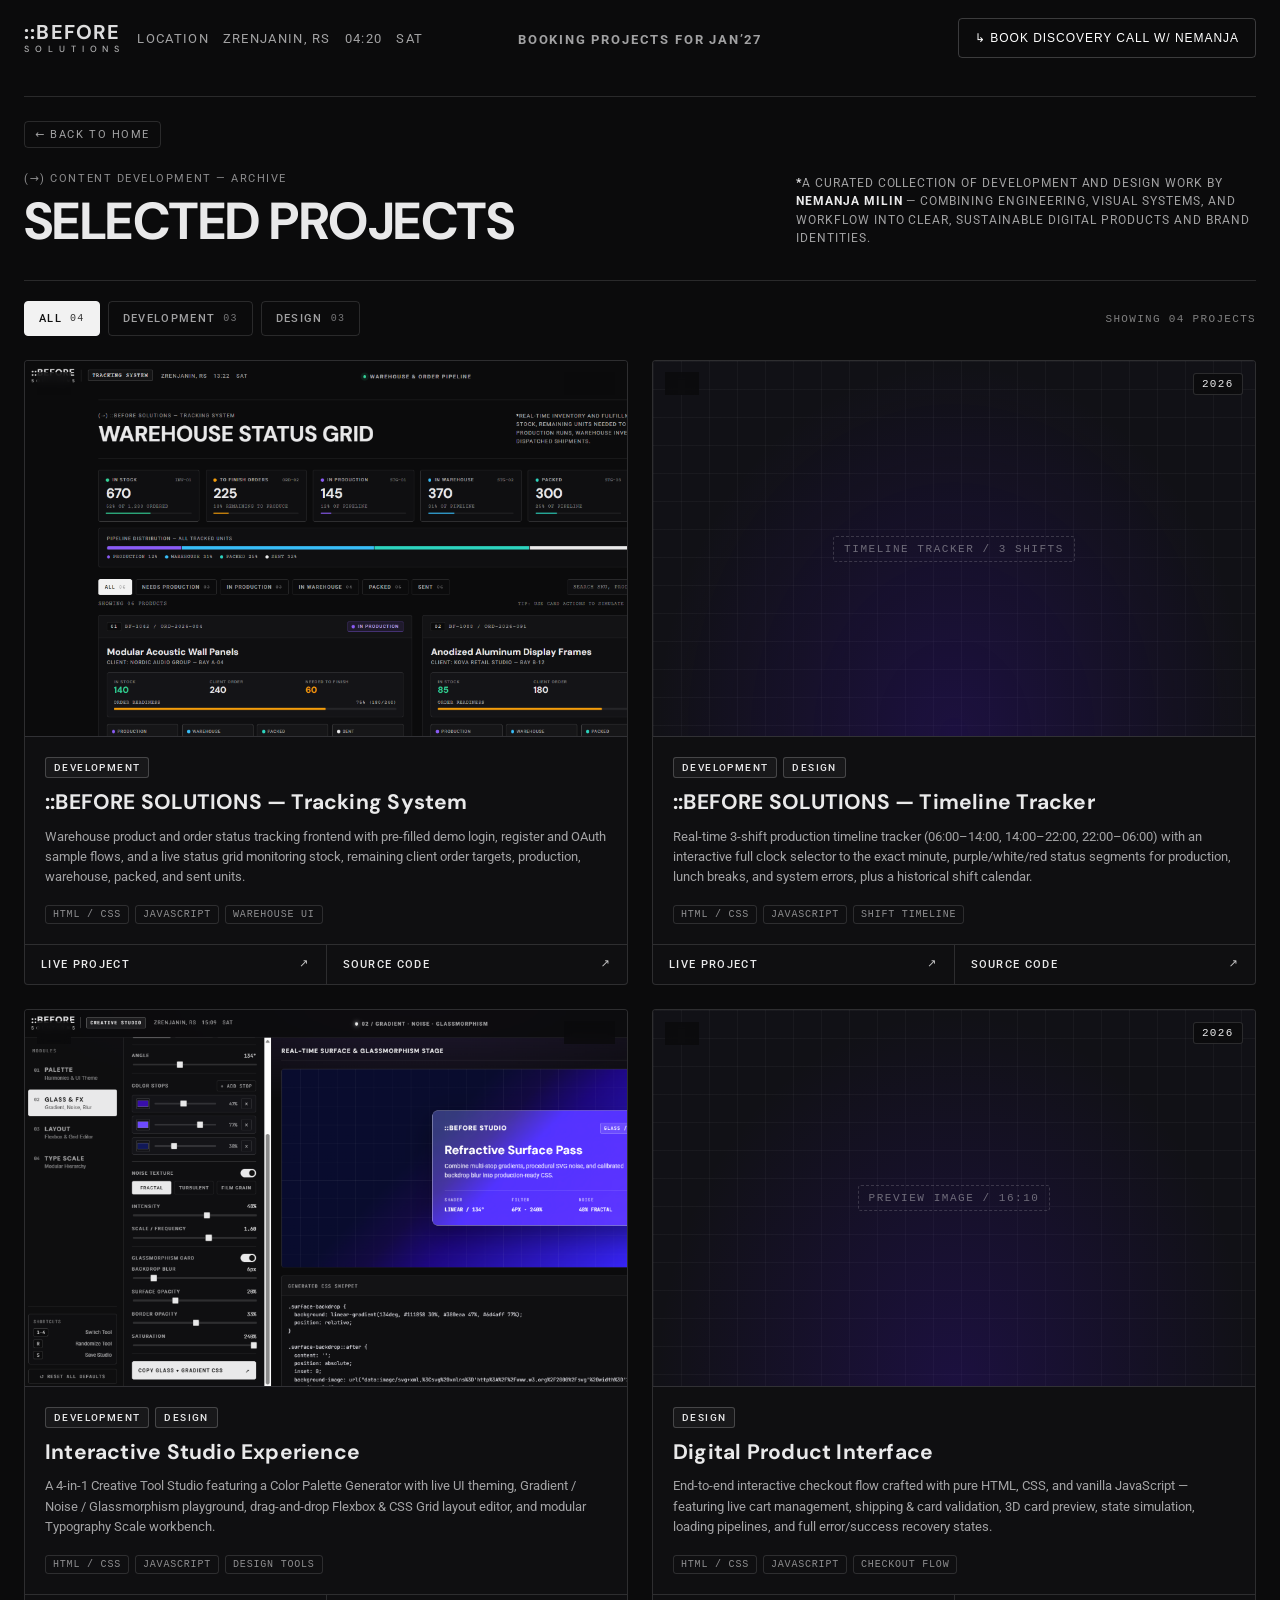
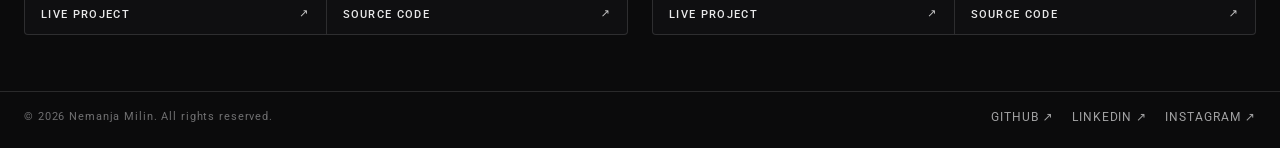
<file: projects.html>
<!doctype html>
<html lang="en">

<head>
  <meta charset="utf-8" />
  <meta name="viewport" content="width=device-width,initial-scale=1" />
  <title>::BEFORE — Projects</title>

  <!-- Fonts (source: Google Fonts) -->
  <link rel="preconnect" href="https://fonts.googleapis.com">
  <link rel="preconnect" href="https://fonts.gstatic.com" crossorigin>
  <link
    href="https://fonts.googleapis.com/css2?family=Roboto:wght@300;400;500;700&family=DM+Sans:wght@500;600;700&display=swap"
    rel="stylesheet">

  <link rel="stylesheet" href="./styles.css" />
</head>

<body>
  <main class="page page--projects">

    <!-- TOP BAR -->
    <header class="topbar">
      <div class="topbar__left">
        <a class="brand" href="./index.html" aria-label="::BEFORE SOLUTIONS Home">
          <span class="brand__mark">::BEFORE</span>
          <span class="brand__sub" aria-hidden="true"><span>S</span><span>O</span><span>L</span><span>U</span><span>T</span><span>I</span><span>O</span><span>N</span><span>S</span></span>
        </a>

        <div class="meta" aria-label="Site metadata">
          <span class="meta__item">LOCATION</span>
          <span class="meta__item">Zrenjanin, RS</span>
          <span class="meta__item" id="clock">--:--</span>
          <span class="meta__item" id="day">---</span>
        </div>
      </div>

      <div class="topbar__center">
        <span class="topbar__headline"><strong>BOOKING PROJECTS FOR JAN’27</strong></span>
      </div>

      <div class="topbar__right">
        <button class="cta hover-sound" id="openForm" type="button">
          ↳ BOOK DISCOVERY CALL W/ NEMANJA
        </button>
      </div>
    </header>

    <!-- PROJECTS SECTION -->
    <section class="projects-wrap" aria-labelledby="projectsHeading">
      <div class="projects-hero">
        <a class="back-link hover-sound" href="./index.html">← BACK TO HOME</a>

        <div class="projects-hero__row">
          <div class="projects-hero__copy">
            <span class="projects-hero__kicker">(→) CONTENT DEVELOPMENT — ARCHIVE</span>
            <h1 class="projects-hero__title" id="projectsHeading">SELECTED PROJECTS</h1>
          </div>

          <p class="projects-hero__desc">
            <strong>*</strong>A curated collection of development and design work by
            <strong>Nemanja Milin</strong> — combining engineering, visual systems,
            and workflow into clear, sustainable digital products and brand identities.
          </p>
        </div>
      </div>

      <!-- FILTER BAR -->
      <div class="projects-toolbar" role="region" aria-label="Filter projects by discipline">
        <div class="filter-tabs" role="group" aria-label="Project categories">
          <button class="filter-btn hover-sound is-active" type="button" data-filter="all" aria-pressed="true">
            ALL <span class="filter-btn__count" data-count="all">04</span>
          </button>
          <button class="filter-btn hover-sound" type="button" data-filter="development" aria-pressed="false">
            DEVELOPMENT <span class="filter-btn__count" data-count="development">02</span>
          </button>
          <button class="filter-btn hover-sound" type="button" data-filter="design" aria-pressed="false">
            DESIGN <span class="filter-btn__count" data-count="design">03</span>
          </button>
        </div>

        <span class="projects-status" id="projectsStatus">SHOWING 04 PROJECTS</span>
      </div>

      <!--
        ===================================================================
        HOW TO ADD A NEW PROJECT:
        1. Copy one <article class="project-card">...</article> block below.
        2. Set data-category to:
           - "development"        (Developer projects)
           - "design"             (Designer projects)
           - "development design" (Both developer & designer)
        3. To add a preview image, replace the .project-card__placeholder div
           inside .project-card__media with:
           <img src="./images/your-image.jpg" alt="Project preview" loading="lazy" />
        4. Filter counts and card numbers update automatically.
        ===================================================================
      -->
      <div class="projects-grid" id="projectsGrid">

        <!-- PROJECT 01 (Development) -->
        <article class="project-card" data-category="development">
          <div class="project-card__media">
            <img
              src="./projects/tracking-system/assets/preview.png"
              alt="::BEFORE SOLUTIONS — Tracking System warehouse dashboard preview"
              loading="lazy"
            />
            <div class="project-card__overlay-meta">
              <span class="project-card__index"></span>
              <span class="project-card__year">2026</span>
            </div>
          </div>

          <div class="project-card__body">
            <div class="project-card__roles">
              <span class="role-pill">DEVELOPMENT</span>
            </div>
            <h2 class="project-card__title">::BEFORE SOLUTIONS — Tracking System</h2>
            <p class="project-card__desc">
              Warehouse product and order status tracking frontend with pre-filled demo login,
              register and OAuth sample flows, and a live status grid monitoring stock, remaining
              client order targets, production, warehouse, packed, and sent units.
            </p>
            <ul class="project-card__tags" aria-label="Technologies used">
              <li>HTML / CSS</li>
              <li>JavaScript</li>
              <li>Warehouse UI</li>
            </ul>
          </div>

          <div class="project-card__foot">
            <a class="project-link hover-sound" href="./projects/tracking-system/index.html" target="_blank" rel="noopener noreferrer">
              <span>LIVE PROJECT</span>
              <span class="row__icon">↗</span>
            </a>
            <a class="project-link hover-sound" href="https://github.com/milinnemanja" target="_blank" rel="noopener noreferrer">
              <span>SOURCE CODE</span>
              <span class="row__icon">↗</span>
            </a>
          </div>
        </article>

        <!-- PROJECT 02 (Development & Design) -->
        <article class="project-card" data-category="development design">
          <div class="project-card__media">
            <div class="project-card__placeholder" aria-hidden="true">
              <span class="project-card__placeholder-label">TIMELINE TRACKER / 3 SHIFTS</span>
            </div>
            <div class="project-card__overlay-meta">
              <span class="project-card__index"></span>
              <span class="project-card__year">2026</span>
            </div>
          </div>

          <div class="project-card__body">
            <div class="project-card__roles">
              <span class="role-pill">DEVELOPMENT</span>
              <span class="role-pill">DESIGN</span>
            </div>
            <h2 class="project-card__title">::BEFORE SOLUTIONS — Timeline Tracker</h2>
            <p class="project-card__desc">
              Real-time 3-shift production timeline tracker (06:00–14:00, 14:00–22:00, 22:00–06:00)
              with an interactive full clock selector to the exact minute, purple/white/red status
              segments for production, lunch breaks, and system errors, plus a historical shift calendar.
            </p>
            <ul class="project-card__tags" aria-label="Technologies used">
              <li>HTML / CSS</li>
              <li>JavaScript</li>
              <li>Shift Timeline</li>
            </ul>
          </div>

          <div class="project-card__foot">
            <a class="project-link hover-sound" href="./projects/timeline-tracker/index.html" target="_blank" rel="noopener noreferrer">
              <span>LIVE PROJECT</span>
              <span class="row__icon">↗</span>
            </a>
            <a class="project-link hover-sound" href="https://github.com/milinnemanja" target="_blank" rel="noopener noreferrer">
              <span>SOURCE CODE</span>
              <span class="row__icon">↗</span>
            </a>
          </div>
        </article>

        <!-- PROJECT 03 (Development & Design) -->
        <article class="project-card" data-category="development design">
          <div class="project-card__media">
            <img
              src="./projects/creative-studio/assets/preview.png"
              alt="::BEFORE SOLUTIONS — Creative Studio interactive design tool preview"
              loading="lazy"
            />
            <div class="project-card__overlay-meta">
              <span class="project-card__index"></span>
              <span class="project-card__year">2026</span>
            </div>
          </div>

          <div class="project-card__body">
            <div class="project-card__roles">
              <span class="role-pill">DEVELOPMENT</span>
              <span class="role-pill">DESIGN</span>
            </div>
            <h2 class="project-card__title">Interactive Studio Experience</h2>
            <p class="project-card__desc">
              A 4-in-1 Creative Tool Studio featuring a Color Palette Generator with live UI
              theming, Gradient / Noise / Glassmorphism playground, drag-and-drop Flexbox &amp; CSS
              Grid layout editor, and modular Typography Scale workbench.
            </p>
            <ul class="project-card__tags" aria-label="Technologies and deliverables">
              <li>HTML / CSS</li>
              <li>JavaScript</li>
              <li>Design Tools</li>
            </ul>
          </div>

          <div class="project-card__foot">
            <a class="project-link hover-sound" href="./projects/creative-studio/index.html" target="_blank" rel="noopener noreferrer">
              <span>LIVE PROJECT</span>
              <span class="row__icon">↗</span>
            </a>
            <a class="project-link hover-sound" href="https://github.com/milinnemanja" target="_blank" rel="noopener noreferrer">
              <span>SOURCE CODE</span>
              <span class="row__icon">↗</span>
            </a>
          </div>
        </article>

        <!-- PROJECT 04 (Design) -->
        <article class="project-card" data-category="design">
          <div class="project-card__media">
            <div class="project-card__placeholder" aria-hidden="true">
              <span class="project-card__placeholder-label">PREVIEW IMAGE / 16:10</span>
            </div>
            <div class="project-card__overlay-meta">
              <span class="project-card__index"></span>
              <span class="project-card__year">2026</span>
            </div>
          </div>

          <div class="project-card__body">
            <div class="project-card__roles">
              <span class="role-pill">DESIGN</span>
            </div>
            <h2 class="project-card__title">Digital Product Interface</h2>
            <p class="project-card__desc">
              End-to-end interactive checkout flow crafted with pure HTML, CSS, and vanilla JavaScript —
              featuring live cart management, shipping &amp; card validation, 3D card preview, state simulation,
              loading pipelines, and full error/success recovery states.
            </p>
            <ul class="project-card__tags" aria-label="Deliverables">
              <li>HTML / CSS</li>
              <li>JavaScript</li>
              <li>Checkout Flow</li>
            </ul>
          </div>

          <div class="project-card__foot">
            <a class="project-link hover-sound" href="./projects/digital-product-interface/index.html" target="_blank" rel="noopener noreferrer">
              <span>LIVE PROJECT</span>
              <span class="row__icon">↗</span>
            </a>
            <a class="project-link hover-sound" href="https://github.com/milinnemanja" target="_blank" rel="noopener noreferrer">
              <span>SOURCE CODE</span>
              <span class="row__icon">↗</span>
            </a>
          </div>
        </article>

      </div>
    </section>

    <!-- FOOTER -->
    <footer class="projects-footer">
      <div class="fineprint">© 2026 Nemanja Milin. All rights reserved.</div>

      <nav class="projects-footer__links" aria-label="Social links">
        <a class="projects-footer__link hover-sound" href="https://github.com/milinnemanja" target="_blank" rel="noopener noreferrer">GitHub ↗</a>
        <a class="projects-footer__link hover-sound" href="https://www.linkedin.com/in/nemanja-milin/" target="_blank" rel="noopener noreferrer">LinkedIn ↗</a>
        <a class="projects-footer__link hover-sound" href="https://www.instagram.com/milinnemanja/" target="_blank" rel="noopener noreferrer">Instagram ↗</a>
      </nav>
    </footer>

    <!-- MODAL -->
    <div class="modal" id="contactModal" aria-hidden="true">
      <div class="modal__overlay"></div>

      <!-- Formspree -->
      <form class="modal__content" id="contactForm" action="https://formspree.io/f/xnqyjwgo" method="POST">
        <button type="button" class="modal__close" id="closeForm" aria-label="Close">×</button>

        <div class="form-body" id="formBody">
          <h2>Book a Discovery Call</h2>

          <input type="hidden" name="_subject" value="Discovery Call Request">

          <label>
            Name
            <input type="text" name="Name" required>
          </label>

          <label>
            Company
            <input type="text" name="Company">
          </label>

          <label>
            Email
            <input type="email" name="Email" required>
          </label>

          <label>
            Phone number
            <input type="tel" name="Phone">
          </label>

          <label>
            Message
            <textarea name="Message" rows="4"></textarea>
          </label>

          <button type="submit" class="submit">
            Submit Request
          </button>
        </div>

        <div class="form-success" id="formSuccess">
          <h3>Message sent</h3>
          <p>Thank you — I’ll get back to you shortly.</p>
        </div>

        <div class="form-error" id="formError">
          <h3>Something went wrong</h3>
          <p>Please try again, or email me directly at nemanjamilin.contact@gmail.com</p>
        </div>
      </form>
    </div>

  </main>

  <script src="./script.js"></script>
</body>

</html>
</file>
<file: styles.css>
:root{
  --bg:#0b0b0c;
  --fg:#e9e9ea;
  --muted:rgba(233,233,234,.68);
  --line:rgba(233,233,234,.14);
  --line-strong:rgba(233,233,234,.22);
  --hover-bg:#f2f2f2;
  --hover-fg:#111;
  --pad:24px;
  --pad-mobile:16px;
}

*{box-sizing:border-box;}
html,body{height:100%;}

body{
  margin:0;
  font-family:"Roboto",system-ui,-apple-system,Segoe UI,Arial,sans-serif;
  background:var(--bg);
  color:var(--fg);
}

a{color:inherit;text-decoration:none;}

.page{
  min-height:100vh;
  display:grid;
  grid-template-rows:auto 1fr auto;
}

/* LOGO – DM SANS ONLY */
.brand{
  font-family:"DM Sans",system-ui,sans-serif;
  display:inline-flex;
  flex-direction:column;
  align-items:stretch;
  gap:3px;
  line-height:1;
  opacity:.95;
  width:fit-content;
  flex-shrink:0;
}

.brand__mark{
  display:block;
  font-weight:700;
  font-size:20px;
  letter-spacing:.06em;
  margin-right:-.06em;
  white-space:nowrap;
}

.brand__sub{
  display:flex;
  justify-content:space-between;
  width:100%;
  font-weight:500;
  font-size:9px;
  line-height:1;
  letter-spacing:0;
  opacity:.78;
  text-transform:uppercase;
}

/* TOP BAR */
.topbar{
  display:grid;
  grid-template-columns:1fr auto 1fr;
  align-items:center;
  padding:18px var(--pad);
  gap:16px;
}

.topbar__left{
  display:flex;
  align-items:center;
  gap:18px;
  min-width:0;
}

.meta{
  display:flex;
  gap:14px;
  flex-wrap:wrap;
  font-size:13px;
  letter-spacing:.10em;
  text-transform:uppercase;
  color:var(--muted);
}
.meta__item{white-space:nowrap;}

.topbar__center{
  justify-self:center;
  color:var(--muted);
}
.topbar__headline{
  font-size:13px;
  letter-spacing:.14em;
  text-transform:uppercase;
}

.topbar__right{justify-self:end;}

.cta{
  color:white;
  display:inline-flex;
  align-items:center;
  justify-content:center;
  padding:12px 16px;
  border:1px solid var(--line-strong);
  border-radius:4px;
  font-size:12px;
  letter-spacing:.08em;
  text-transform:uppercase;
  background:transparent;
  transition:background .18s ease,border-color .18s ease,transform .18s ease,color .18s ease;
  cursor:pointer;
}
.cta:hover{
  color:black;
  background:rgb(255,255,255);
  border-color:rgba(255,255,255,.28);
  transform:translateY(-1px);
}

/* EMPTY AREA */
.canvas{
  position:relative;
  margin-bottom:30px;
  min-height:420px;
}

.loader-text{
  font-family:'Courier New', Courier, monospace;
  position:absolute;
  top:50%;
  left:50%;
  transform:translate(-50%,-50%);
  font-size:14px;
  letter-spacing:.12em;
  text-transform:uppercase;
  color:white;
  z-index:3;
}

/* BOTTOM */
.bottom{
  display:grid;
  grid-template-columns:1fr minmax(420px,620px);
  gap:32px;
  padding:0 var(--pad) var(--pad);
  align-items:end;
}

.lead{
  display:grid;
  grid-template-columns:auto 1fr;
  gap:14px;
  align-items:start;
  max-width:680px;
}

.lead__arrow{
  font-size:22px;
  opacity:.9;
  transform:translateY(2px);
}

.lead__title{
  margin:0 0 14px;
  font-size:24px;
  line-height:1.12;
  letter-spacing:.01em;
}
.lead__title strong{font-weight:700;}

.lead__sub{
  margin:0;
  font-size:10px;
  line-height:1.35;
  letter-spacing:.12em;
  text-transform:uppercase;
  color:rgba(233,233,234,.58);
}

.bottom__right{
  justify-self:end;
  width:100%;
}

/* NEW: stack the two lists in the right column */
.stack{
  display:flex;
  flex-direction:column;
  gap:18px;
  width:100%;
}

.block{width:100%;}

.listhead{margin-bottom:8px;}
.listhead__label{
  display:inline-block;
  font-size:10px;
  letter-spacing:.14em;
  text-transform:uppercase;
  color:rgba(233,233,234,.58);
}

.list{border-top:1px solid var(--line);}

.row{
  display:grid;
  grid-template-columns:1fr auto;
  align-items:center;
  padding:14px 12px;
  border-bottom:1px solid var(--line);
  font-size:13px;
  letter-spacing:.02em;
  transition:background .12s ease,color .12s ease,border-color .12s ease;
}
.row__icon{opacity:.85; transform:translateY(-1px);}
.row:hover{
  background:var(--hover-bg);
  color:var(--hover-fg);
  border-bottom-color:rgba(0,0,0,.12);
}
.row:hover .row__icon{opacity:1;}

.fineprint{
  margin-top:10px;
  color:rgba(233,233,234,.45);
  font-size:11px;
  letter-spacing:.08em;
}

/* RESPONSIVE */
@media (max-width:980px){
  .topbar{
    grid-template-columns:1fr auto;
    grid-template-areas:
      "left right"
      "center center";
    padding:16px var(--pad-mobile);
  }
  .topbar__left{grid-area:left;}
  .topbar__right{grid-area:right;}
  .topbar__center{grid-area:center; justify-self:start; margin-top:10px;}

  .bottom{
    grid-template-columns:1fr;
    padding:0 var(--pad-mobile) var(--pad-mobile);
    gap:24px;
  }
  .bottom__right{justify-self:start; max-width:720px;}
  .lead__title{font-size:16px;}
}

@media (max-width:560px){
  .topbar{
    grid-template-columns:1fr;
    grid-template-areas:"left" "center" "right";
    gap:12px;
  }

  .topbar__left{
    flex-direction:column;
    align-items:flex-start;
    gap:10px;
  }

  .meta{gap:10px; font-size:12px;}
  .topbar__center{margin-top:0;}
  .topbar__headline{font-size:12px; letter-spacing:.12em;}
  .topbar__right{justify-self:start; width:100%;}
  .cta{width:100%; padding:14px 16px;}

  .lead{grid-template-columns:1fr;}
  .lead__arrow{display:none;}
  .lead__title{font-size:14px; line-height:1.15;}
  .row{padding:16px 12px; font-size:14px;}
}

@media (prefers-reduced-motion: reduce){
  .cta,.row{transition:none;}
}

/* MODAL (centered, hidden by default) */
.modal{
  position:fixed;
  inset:0;
  z-index:1000;
  display:none;
  align-items:center;
  justify-content:center;
}

.modal.active{display:flex;}

.modal__overlay{
  position:absolute;
  inset:0;
  background:rgba(0,0,0,.65);
}

.modal__content{
  position:relative;
  max-width:420px;
  width:calc(100% - 32px);
  background:#0f0f10;
  padding:28px;
  border-radius:6px;
  border:1px solid rgba(255,255,255,.12);
  font-family:"Roboto", sans-serif;
  z-index:2;
}

.modal__content h2{
  margin:0 0 16px;
  font-size:20px;
}

.modal__content label{
  display:block;
  font-size:12px;
  letter-spacing:.08em;
  text-transform:uppercase;
  margin-bottom:12px;
}

.modal__content input,
.modal__content textarea{
  width:100%;
  margin-top:6px;
  padding:10px;
  background:#141415;
  border:1px solid rgba(255,255,255,.14);
  color:#fff;
  border-radius:4px;
  font-size:14px;
}

.modal__content input:focus,
.modal__content textarea:focus{
  outline:none;
  border-color:rgba(255,255,255,.35);
}

.submit{
  width:100%;
  margin-top:14px;
  padding:12px;
  background:#fff;
  color:#111;
  font-weight:600;
  border:none;
  cursor:pointer;
  border-radius:4px;
}

.submit:disabled{
  opacity:.7;
  cursor:not-allowed;
}

.modal__close{
  position:absolute;
  top:10px;
  right:14px;
  font-size:22px;
  background:none;
  border:none;
  color:#fff;
  cursor:pointer;
}

/* Success/Error states */
.form-success,
.form-error{
  display:none;
  text-align:center;
  padding:24px 10px;
}

.form-success h3,
.form-error h3{
  margin:0 0 10px;
  font-size:20px;
}

.form-success p,
.form-error p{
  margin:0;
  font-size:14px;
  color:rgba(255,255,255,.75);
}

/* PROJECTS PAGE */
.projects-wrap{
  padding:20px var(--pad) 56px;
  width:100%;
  max-width:1440px;
  margin:0 auto;
}

.projects-hero{
  padding:24px 0 32px;
  border-top:1px solid var(--line);
  border-bottom:1px solid var(--line);
}

.back-link{
  display:inline-flex;
  align-items:center;
  gap:6px;
  font-size:11px;
  letter-spacing:.14em;
  text-transform:uppercase;
  color:var(--muted);
  margin-bottom:24px;
  padding:6px 10px;
  border:1px solid var(--line);
  border-radius:4px;
  transition:background .15s ease,color .15s ease,border-color .15s ease;
}
.back-link:hover{
  background:var(--hover-bg);
  color:var(--hover-fg);
  border-color:var(--hover-bg);
}

.projects-hero__row{
  display:grid;
  grid-template-columns:1fr minmax(280px,460px);
  gap:28px;
  align-items:end;
}

.projects-hero__kicker{
  display:block;
  font-size:11px;
  letter-spacing:.14em;
  text-transform:uppercase;
  color:rgba(233,233,234,.58);
  margin-bottom:10px;
}

.projects-hero__title{
  margin:0;
  font-family:"DM Sans",system-ui,sans-serif;
  font-weight:700;
  font-size:clamp(30px,4.5vw,52px);
  line-height:1.02;
  letter-spacing:-.01em;
}

.projects-hero__desc{
  margin:0;
  font-size:12px;
  line-height:1.55;
  letter-spacing:.08em;
  text-transform:uppercase;
  color:var(--muted);
}
.projects-hero__desc strong{
  color:var(--fg);
  font-weight:700;
}

.projects-toolbar{
  display:flex;
  align-items:center;
  justify-content:space-between;
  flex-wrap:wrap;
  gap:14px;
  padding:20px 0 24px;
}

.filter-tabs{
  display:flex;
  flex-wrap:wrap;
  gap:8px;
}

.filter-btn{
  display:inline-flex;
  align-items:center;
  gap:8px;
  padding:10px 14px;
  background:transparent;
  color:var(--muted);
  border:1px solid var(--line);
  border-radius:4px;
  font-family:"Roboto",system-ui,sans-serif;
  font-size:11px;
  font-weight:500;
  letter-spacing:.12em;
  text-transform:uppercase;
  cursor:pointer;
  transition:background .15s ease,color .15s ease,border-color .15s ease;
}
.filter-btn:hover,
.filter-btn.is-active{
  background:var(--hover-bg);
  color:var(--hover-fg);
  border-color:var(--hover-bg);
}

.filter-btn__count{
  font-family:"Courier New",Courier,monospace;
  font-size:10px;
  opacity:.7;
}
.filter-btn.is-active .filter-btn__count,
.filter-btn:hover .filter-btn__count{
  opacity:.85;
}

.projects-status{
  font-family:"Courier New",Courier,monospace;
  font-size:11px;
  letter-spacing:.12em;
  text-transform:uppercase;
  color:rgba(233,233,234,.52);
}

.projects-grid{
  display:grid;
  grid-template-columns:repeat(2,minmax(0,1fr));
  gap:24px;
  counter-reset:project-index;
}

.project-card{
  display:flex;
  flex-direction:column;
  background:#0f0f11;
  border:1px solid var(--line);
  border-radius:4px;
  overflow:hidden;
  counter-increment:project-index;
  transition:border-color .18s ease,transform .18s ease;
}
.project-card:hover{
  border-color:var(--line-strong);
  transform:translateY(-2px);
}
.project-card.is-hidden{
  display:none;
}

.project-card__media{
  position:relative;
  aspect-ratio:16 / 10;
  background:#131317;
  border-bottom:1px solid var(--line);
  overflow:hidden;
}

.project-card__media img{
  width:100%;
  height:100%;
  object-fit:cover;
  object-position:left top;
  display:block;
  transition:transform .35s ease;
}
.project-card:hover .project-card__media img{
  transform:scale(1.03);
}

.project-card__placeholder{
  position:absolute;
  inset:0;
  display:flex;
  align-items:center;
  justify-content:center;
  background-color:#111116;
  background-image:
    radial-gradient(ellipse at 50% 100%, rgba(56,14,170,.28) 0%, transparent 70%),
    linear-gradient(to right, rgba(233,233,234,.04) 1px, transparent 1px),
    linear-gradient(to bottom, rgba(233,233,234,.04) 1px, transparent 1px);
  background-size:100% 100%, 28px 28px, 28px 28px;
}

.project-card__placeholder-label{
  font-family:"Courier New",Courier,monospace;
  font-size:11px;
  letter-spacing:.14em;
  text-transform:uppercase;
  color:rgba(233,233,234,.42);
  padding:6px 10px;
  border:1px dashed rgba(233,233,234,.18);
  border-radius:3px;
}

.project-card__overlay-meta{
  position:absolute;
  top:12px;
  left:12px;
  right:12px;
  display:flex;
  align-items:center;
  justify-content:space-between;
  pointer-events:none;
}

.project-card__index::before{
  content:counter(project-index, decimal-leading-zero);
}

.project-card__index,
.project-card__year{
  font-family:"Courier New",Courier,monospace;
  font-size:11px;
  letter-spacing:.12em;
  padding:4px 8px;
  background:rgba(11,11,12,.78);
  border:1px solid var(--line);
  border-radius:3px;
  color:var(--fg);
  backdrop-filter:blur(4px);
}

.project-card__body{
  display:flex;
  flex-direction:column;
  gap:12px;
  padding:20px;
  flex:1;
}

.project-card__roles{
  display:flex;
  flex-wrap:wrap;
  gap:6px;
}

.role-pill{
  font-size:10px;
  font-weight:500;
  letter-spacing:.14em;
  text-transform:uppercase;
  color:var(--fg);
  padding:4px 8px;
  border:1px solid var(--line-strong);
  border-radius:3px;
  background:rgba(233,233,234,.04);
}

.project-card__title{
  margin:0;
  font-family:"DM Sans",system-ui,sans-serif;
  font-size:21px;
  font-weight:700;
  line-height:1.18;
  letter-spacing:.01em;
}

.project-card__desc{
  margin:0;
  font-size:13px;
  line-height:1.55;
  color:var(--muted);
}

.project-card__tags{
  list-style:none;
  margin:auto 0 0;
  padding:6px 0 0;
  display:flex;
  flex-wrap:wrap;
  gap:6px;
}

.project-card__tags li{
  font-family:"Courier New",Courier,monospace;
  font-size:10px;
  letter-spacing:.08em;
  text-transform:uppercase;
  color:rgba(233,233,234,.58);
  padding:3px 7px;
  border:1px solid var(--line);
  border-radius:3px;
}

.project-card__foot{
  display:flex;
  border-top:1px solid var(--line);
}

.project-link{
  flex:1;
  display:flex;
  align-items:center;
  justify-content:space-between;
  padding:13px 16px;
  font-size:11px;
  font-weight:500;
  letter-spacing:.12em;
  text-transform:uppercase;
  transition:background .12s ease,color .12s ease;
}
.project-link + .project-link{
  border-left:1px solid var(--line);
}
.project-link:hover{
  background:var(--hover-bg);
  color:var(--hover-fg);
}

.projects-footer{
  display:flex;
  align-items:center;
  justify-content:space-between;
  flex-wrap:wrap;
  gap:14px;
  padding:18px var(--pad) var(--pad);
  border-top:1px solid var(--line);
}
.projects-footer .fineprint{
  margin-top:0;
}

.projects-footer__links{
  display:flex;
  gap:18px;
  flex-wrap:wrap;
}

.projects-footer__link{
  font-size:12px;
  letter-spacing:.08em;
  text-transform:uppercase;
  color:var(--muted);
  transition:color .14s ease;
}
.projects-footer__link:hover{
  color:var(--fg);
}

@media (max-width:980px){
  .projects-wrap{
    padding:12px var(--pad-mobile) 40px;
  }
  .projects-hero__row{
    grid-template-columns:1fr;
    gap:16px;
  }
  .projects-footer{
    padding:16px var(--pad-mobile);
  }
}

@media (max-width:760px){
  .projects-grid{
    grid-template-columns:1fr;
    gap:18px;
  }
  .project-card__foot{
    flex-direction:column;
  }
  .project-link + .project-link{
    border-left:none;
    border-top:1px solid var(--line);
  }
}

@media (prefers-reduced-motion: reduce){
  .back-link,.filter-btn,.project-card,.project-card__media img,.project-link,.projects-footer__link{
    transition:none;
  }
}

/* Stars background */
.container {
  position:absolute;
  inset:0;
  background: radial-gradient(ellipse at bottom, #4923d3 0%, #3e53bd 100%);
  overflow:hidden;
}

/* keep your existing #stars, #stars2, #stars3 + animations below as-is */






/* From Uiverse.io by jaykdoe */ 
.container {
  position: absolute;
  height: 100%;
  width: 100%;
  background: radial-gradient(ellipse at bottom, #380eaa 10%, #111858 120%);
  overflow: hidden;
}



#stars {
  width: 0.5px;
  height: 1px;
  background: transparent;
  box-shadow:
    501px 811px #fff,
    1450px 1324px #fff,
    1093px 1780px #fff,
    1469px 678px #fff,
    904px 741px #fff,
    1160px 781px #fff,
    1841px 1962px #fff,
    1630px 1667px #fff,
    1788px 676px #fff,
    2367px 1734px #fff,
    1343px 156px #fff,
    1283px 1142px #fff,
    1062px 378px #fff,
    1395px 467px #fff,
    1017px 1891px #fff,
    137px 1114px #fff,
    1767px 1403px #fff,
    1543px 11px #fff,
    1078px 181px #fff,
    1189px 1574px #fff,
    1697px 1551px #fff,
    439px 472px #fff,
    1491px 677px #fff,
    1364px 599px #fff,
    34px 382px #fff,
    1221px 1584px #fff,
    1266px 1499px #fff,
    169px 1907px #fff,
    1219px 1125px #fff,
    1659px 18px #fff,
    1731px 1959px #fff,
    2332px 1216px #fff,
    1913px 788px #fff,
    2080px 712px #fff,
    2326px 1605px #fff,
    574px 1502px #fff,
    473px 1653px #fff,
    404px 975px #fff,
    322px 1797px #fff,
    425px 1321px #fff,
    1121px 1797px #fff,
    731px 647px #fff,
    891px 1584px #fff,
    1523px 109px #fff,
    1379px 244px #fff,
    865px 1064px #fff,
    493px 956px #fff,
    624px 1380px #fff,
    440px 619px #fff,
    1630px 767px #fff,
    955px 1196px #fff,
    2062px 729px #fff,
    2126px 946px #fff,
    1256px 896px #fff,
    1444px 256px #fff,
    661px 1628px #fff,
    1078px 1716px #fff,
    300px 737px #fff,
    1734px 413px #fff,
    1296px 129px #fff,
    1771px 1678px #fff,
    977px 1764px #fff,
    1879px 549px #fff,
    665px 1531px #fff,
    2389px 701px #fff,
    1084px 1183px #fff,
    1597px 1576px #fff,
    1354px 1774px #fff,
    554px 1471px #fff,
    1469px 287px #fff,
    887px 106px #fff,
    1962px 766px #fff,
    638px 805px #fff,
    1651px 741px #fff,
    1517px 1826px #fff,
    2224px 1152px #fff,
    507px 558px #fff,
    1262px 652px #fff,
    2246px 1048px #fff,
    1077px 421px #fff,
    1866px 1847px #fff,
    1986px 1561px #fff,
    704px 632px #fff,
    1991px 1875px #fff,
    1227px 395px #fff,
    45px 1116px #fff,
    2247px 786px #fff,
    890px 607px #fff,
    787px 1235px #fff,
    557px 524px #fff,
    1582px 1285px #fff,
    1725px 1366px #fff,
    1952px 747px #fff,
    251px 458px #fff,
    1500px 1250px #fff,
    1999px 1734px #fff,
    1336px 1955px #fff,
    1705px 1464px #fff,
    728px 697px #fff,
    594px 510px #fff,
    1345px 1990px #fff,
    1919px 1803px #fff,
    1117px 966px #fff,
    1629px 97px #fff,
    1046px 1196px #fff,
    810px 1092px #fff,
    722px 976px #fff,
    2406px 18px #fff,
    1665px 1860px #fff,
    1758px 1628px #fff,
    1183px 463px #fff,
    564px 239px #fff,
    2213px 1767px #fff,
    1482px 1472px #fff,
    1700px 347px #fff,
    1362px 244px #fff,
    1141px 1708px #fff,
    22px 885px #fff,
    374px 1309px #fff,
    1034px 1037px #fff,
    1725px 1086px #fff,
    1343px 1921px #fff,
    596px 903px #fff,
    1061px 478px #fff,
    2118px 1409px #fff,
    729px 1364px #fff,
    264px 911px #fff,
    677px 1442px #fff,
    123px 33px #fff,
    1303px 646px #fff,
    1945px 792px #fff,
    1305px 938px #fff,
    918px 1536px #fff,
    620px 948px #fff,
    183px 646px #fff,
    695px 687px #fff,
    881px 272px #fff,
    1521px 1212px #fff,
    1423px 1022px #fff,
    1545px 1271px #fff,
    1393px 348px #fff,
    685px 1910px #fff,
    1446px 856px #fff,
    1973px 1201px #fff,
    736px 999px #fff,
    673px 796px #fff,
    469px 850px #fff,
    1912px 142px #fff,
    1278px 664px #fff,
    184px 1990px #fff,
    1173px 1312px #fff,
    782px 1879px #fff,
    2323px 1035px #fff,
    611px 908px #fff,
    565px 1449px #fff,
    748px 1713px #fff,
    1047px 490px #fff,
    1040px 1872px #fff,
    1818px 1659px #fff,
    1806px 1327px #fff,
    2386px 575px #fff,
    1550px 463px #fff,
    2148px 687px #fff,
    651px 1683px #fff,
    1588px 1194px #fff,
    1831px 2px #fff,
    581px 876px #fff,
    1396px 1743px #fff,
    1212px 1810px #fff,
    2421px 1920px #fff,
    658px 1461px #fff,
    1859px 1809px #fff,
    1456px 388px #fff,
    186px 1627px #fff,
    1528px 1145px #fff,
    2171px 97px #fff,
    674px 1072px #fff,
    676px 1052px #fff,
    1165px 1131px #fff,
    1088px 781px #fff,
    1231px 948px #fff,
    330px 257px #fff,
    426px 1046px #fff,
    549px 652px #fff,
    1338px 74px #fff,
    1749px 364px #fff,
    931px 369px #fff,
    383px 1428px #fff,
    1558px 389px #fff,
    927px 133px #fff,
    234px 1888px #fff,
    1785px 1617px #fff,
    556px 643px #fff,
    401px 275px #fff,
    406px 1644px #fff,
    1253px 1852px #fff,
    1599px 883px #fff,
    744px 1721px #fff,
    524px 1297px #fff,
    1226px 1177px #fff,
    1679px 55px #fff,
    874px 1811px #fff,
    838px 790px #fff,
    1241px 430px #fff,
    1676px 652px #fff,
    1191px 568px #fff,
    2053px 1990px #fff,
    1163px 237px #fff,
    2361px 223px #fff,
    592px 456px #fff,
    1844px 271px #fff,
    1324px 1488px #fff,
    1373px 717px #fff,
    1822px 709px #fff,
    1464px 941px #fff,
    1445px 1118px #fff,
    991px 1414px #fff,
    1964px 1076px #fff,
    108px 172px #fff,
    641px 1722px #fff,
    1539px 427px #fff,
    1697px 45px #fff,
    1301px 1353px #fff,
    1060px 329px #fff,
    967px 1396px #fff,
    493px 301px #fff,
    1228px 1406px #fff,
    1211px 1653px #fff,
    444px 1822px #fff,
    1746px 353px #fff,
    1449px 381px #fff,
    671px 887px #fff,
    650px 138px #fff,
    2230px 1839px #fff,
    1094px 1405px #fff,
    2273px 796px #fff,
    1618px 1964px #fff,
    1045px 1849px #fff,
    1472px 1155px #fff,
    1529px 1312px #fff,
    728px 448px #fff,
    44px 1908px #fff,
    691px 818px #fff,
    254px 293px #fff,
    1981px 1133px #fff,
    1307px 375px #fff,
    196px 316px #fff,
    1241px 1975px #fff,
    1138px 1706px #fff,
    1769px 463px #fff,
    1768px 1428px #fff,
    1730px 590px #fff,
    1780px 523px #fff,
    1862px 1526px #fff,
    1613px 909px #fff,
    1266px 1781px #fff,
    2470px 352px #fff,
    699px 1682px #fff,
    1002px 614px #fff,
    1209px 133px #fff,
    1842px 518px #fff,
    1422px 1836px #fff,
    1720px 1901px #fff,
    470px 1788px #fff,
    1355px 1387px #fff,
    146px 1162px #fff,
    933px 80px #fff,
    681px 1063px #fff,
    313px 1341px #fff,
    740px 1498px #fff,
    168px 1014px #fff,
    345px 1355px #fff,
    1498px 1562px #fff,
    1626px 1358px #fff,
    890px 403px #fff,
    663px 562px #fff,
    1481px 168px #fff,
    1922px 719px #fff,
    774px 1041px #fff,
    1899px 829px #fff,
    430px 158px #fff,
    430px 361px #fff,
    1592px 1334px #fff,
    224px 323px #fff,
    1639px 1131px #fff,
    7px 271px #fff,
    1646px 1514px #fff,
    1605px 1444px #fff,
    1820px 1665px #fff,
    1549px 1641px #fff,
    1609px 1377px #fff,
    486px 1098px #fff,
    229px 613px #fff,
    542px 1694px #fff,
    318px 256px #fff,
    1861px 918px #fff,
    889px 892px #fff,
    442px 1524px #fff,
    19px 422px #fff,
    1935px 1908px #fff,
    828px 109px #fff,
    862px 1248px #fff,
    1275px 560px #fff,
    906px 63px #fff,
    337px 1605px #fff,
    1691px 918px #fff,
    1414px 679px #fff,
    1726px 749px #fff,
    1540px 1149px #fff,
    1337px 1466px #fff,
    446px 430px #fff,
    676px 1616px #fff,
    840px 326px #fff,
    976px 977px #fff,
    1840px 642px #fff,
    1273px 804px #fff,
    1071px 928px #fff,
    1292px 1675px #fff,
    2429px 1148px #fff,
    1585px 135px #fff,
    1007px 563px #fff,
    1035px 78px #fff,
    1174px 574px #fff,
    2120px 1304px #fff,
    845px 1292px #fff,
    861px 540px #fff,
    2234px 232px #fff,
    1940px 1367px #fff,
    759px 639px #fff,
    1775px 1381px #fff,
    906px 372px #fff,
    1104px 1165px #fff,
    1524px 911px #fff,
    1882px 330px #fff,
    1389px 700px #fff,
    300px 1629px #fff,
    220px 1614px #fff,
    563px 140px #fff,
    1611px 1586px #fff,
    793px 1316px #fff,
    2325px 1070px #fff,
    1722px 1462px #fff,
    1406px 1120px #fff,
    1169px 1768px #fff,
    1956px 1053px #fff,
    959px 1587px #fff,
    585px 1566px #fff,
    2370px 204px #fff,
    1606px 1416px #fff,
    443px 1606px #fff,
    1499px 1102px #fff,
    1943px 105px #fff,
    1121px 1594px #fff,
    1512px 32px #fff,
    871px 1425px #fff,
    1933px 100px #fff,
    2294px 1471px #fff,
    1688px 1755px #fff,
    1666px 591px #fff,
    1034px 300px #fff,
    734px 1178px #fff,
    1342px 313px #fff,
    1616px 1590px #fff,
    1763px 1472px #fff,
    632px 1935px #fff,
    1708px 872px #fff,
    1871px 915px #fff,
    1829px 1020px #fff,
    1599px 578px #fff,
    42px 585px #fff,
    1163px 1382px #fff,
    1744px 1272px #fff,
    984px 1426px #fff,
    1786px 1584px #fff,
    1813px 379px #fff,
    1867px 1127px #fff,
    97px 567px #fff,
    626px 988px #fff,
    1178px 79px #fff,
    1703px 211px #fff,
    961px 1785px #fff,
    110px 975px #fff,
    953px 1941px #fff,
    1027px 1790px #fff,
    1665px 107px #fff,
    2011px 964px #fff,
    1718px 1147px #fff,
    21px 1728px #fff,
    1358px 1922px #fff,
    872px 65px #fff,
    1191px 1635px #fff,
    762px 681px #fff,
    1519px 1033px #fff,
    906px 566px #fff,
    1074px 657px #fff,
    1093px 415px #fff,
    51px 198px #fff,
    1075px 1418px #fff,
    1547px 1070px #fff,
    225px 920px #fff,
    850px 1974px #fff,
    981px 595px #fff,
    1425px 131px #fff,
    460px 917px #fff,
    56px 495px #fff,
    1814px 428px #fff,
    920px 493px #fff,
    470px 1521px #fff,
    532px 821px #fff,
    1905px 71px #fff,
    883px 1501px #fff,
    294px 196px #fff,
    381px 1999px #fff,
    332px 793px #fff,
    1246px 408px #fff,
    233px 149px #fff,
    315px 231px #fff,
    1594px 1302px #fff,
    696px 1585px #fff,
    791px 136px #fff,
    2479px 199px #fff,
    1627px 1413px #fff,
    1824px 924px #fff,
    1631px 342px #fff,
    1251px 1151px #fff,
    2284px 1781px #fff,
    2497px 1052px #fff,
    2204px 1161px #fff,
    646px 1499px #fff,
    1762px 558px #fff,
    854px 1833px #fff,
    883px 945px #fff,
    2144px 982px #fff,
    1101px 834px #fff,
    515px 1748px #fff,
    1578px 1435px #fff,
    819px 1258px #fff,
    776px 670px #fff,
    115px 385px #fff,
    1478px 434px #fff,
    885px 20px #fff,
    192px 1513px #fff,
    78px 1129px #fff,
    1774px 1105px #fff,
    1955px 1149px #fff,
    1817px 1929px #fff,
    1106px 1832px #fff,
    1107px 1997px #fff,
    94px 23px #fff,
    243px 982px #fff,
    43px 1972px #fff,
    1798px 673px #fff,
    1131px 1589px #fff,
    841px 14px #fff,
    826px 345px #fff,
    687px 56px #fff,
    1084px 32px #fff,
    1887px 1878px #fff,
    153px 526px #fff,
    1828px 253px #fff,
    1947px 1105px #fff,
    886px 700px #fff,
    1307px 1723px #fff,
    1274px 651px #fff,
    1530px 837px #fff,
    1699px 1637px #fff,
    1703px 1331px #fff,
    1929px 1557px #fff,
    1763px 737px #fff,
    1118px 1680px #fff,
    1545px 692px #fff,
    1462px 1092px #fff,
    208px 1667px #fff,
    1393px 859px #fff,
    2186px 1794px #fff,
    2351px 1199px #fff,
    642px 1995px #fff,
    1061px 1726px #fff,
    1708px 115px #fff,
    1233px 1305px #fff,
    637px 1786px #fff,
    1730px 603px #fff,
    2075px 1240px #fff,
    1704px 1326px #fff,
    584px 346px #fff,
    438px 1554px #fff,
    561px 513px #fff,
    1382px 225px #fff,
    467px 1674px #fff,
    1403px 815px #fff,
    1546px 1835px #fff,
    2127px 1119px #fff,
    276px 591px #fff,
    688px 1458px #fff,
    765px 646px #fff,
    474px 984px #fff,
    2171px 361px #fff,
    94px 1480px #fff,
    1962px 1666px #fff,
    909px 1037px #fff,
    1725px 222px #fff,
    253px 1355px #fff,
    1892px 1901px #fff,
    275px 1847px #fff,
    2128px 1184px #fff,
    1725px 1382px #fff,
    882px 647px #fff,
    1935px 1046px #fff,
    10px 344px #fff,
    292px 1328px #fff,
    127px 1352px #fff,
    752px 929px #fff,
    1589px 384px #fff,
    2284px 1829px #fff,
    2381px 820px #fff,
    1229px 1125px #fff,
    777px 429px #fff,
    1811px 1499px #fff,
    1573px 287px #fff,
    295px 756px #fff,
    389px 616px #fff,
    781px 41px #fff,
    1092px 333px #fff,
    794px 1588px #fff,
    386px 1847px #fff,
    1802px 710px #fff,
    662px 60px #fff,
    640px 264px #fff,
    463px 746px #fff,
    1859px 799px #fff,
    763px 37px #fff,
    639px 396px #fff,
    357px 1071px #fff,
    1190px 1430px #fff,
    1814px 257px #fff,
    1382px 235px #fff,
    606px 1304px #fff,
    1939px 1470px #fff,
    1124px 349px #fff,
    307px 1567px #fff,
    310px 1323px #fff,
    1145px 922px #fff,
    1196px 1922px #fff,
    1647px 544px #fff,
    788px 1337px #fff,
    257px 632px #fff,
    1413px 414px #fff,
    590px 620px #fff,
    582px 794px #fff,
    1702px 1481px #fff,
    1055px 53px #fff,
    157px 346px #fff,
    50px 1901px #fff,
    1038px 1369px #fff,
    796px 1941px #fff,
    215px 194px #fff,
    1567px 1538px #fff,
    2367px 800px #fff,
    1044px 489px #fff,
    1109px 1712px #fff,
    524px 327px #fff,
    525px 1252px #fff,
    1475px 1240px #fff,
    529px 436px #fff,
    795px 834px #fff,
    122px 1371px #fff,
    79px 482px #fff,
    520px 1249px #fff,
    336px 1878px #fff,
    188px 944px #fff,
    325px 1259px #fff,
    1491px 1942px #fff,
    620px 1054px #fff,
    1606px 1153px #fff,
    1448px 502px #fff,
    53px 1381px #fff,
    107px 1670px #fff,
    1380px 618px #fff,
    967px 1557px #fff,
    1116px 1722px #fff,
    1174px 1044px #fff,
    1805px 717px #fff,
    663px 394px #fff,
    1848px 1007px #fff,
    389px 802px #fff,
    49px 392px #fff,
    1650px 852px #fff,
    1678px 1012px #fff,
    335px 1009px #fff,
    1818px 1631px #fff,
    1568px 742px #fff,
    1162px 1991px #fff,
    52px 1190px #fff,
    1401px 928px #fff,
    119px 1549px #fff,
    537px 1529px #fff,
    2px 1709px #fff,
    122px 387px #fff,
    543px 2px #fff,
    2027px 1971px #fff,
    507px 1377px #fff,
    1362px 1080px #fff,
    1031px 1544px #fff,
    1631px 1174px #fff,
    1603px 312px #fff,
    1626px 1422px #fff,
    1430px 615px #fff,
    1958px 1431px #fff,
    1946px 1412px #fff,
    1848px 247px #fff,
    984px 1808px #fff,
    1396px 225px #fff,
    319px 717px #fff,
    1252px 875px #fff,
    1619px 156px #fff,
    951px 1971px #fff,
    386px 355px #fff,
    1406px 1151px #fff,
    273px 1538px #fff,
    844px 1570px #fff,
    947px 151px #fff,
    1363px 525px #fff,
    209px 307px #fff,
    1923px 1718px #fff,
    993px 1741px #fff,
    1513px 353px #fff,
    1353px 61px #fff,
    664px 352px #fff,
    1382px 359px #fff,
    1487px 1707px #fff,
    657px 1045px #fff,
    1107px 490px #fff,
    1834px 1176px #fff,
    837px 1438px #fff,
    1947px 448px #fff,
    1196px 333px #fff,
    2151px 555px #fff,
    18px 992px #fff,
    2458px 748px #fff,
    1801px 890px #fff,
    1093px 1012px #fff,
    315px 1101px #fff,
    194px 323px #fff,
    754px 292px #fff,
    1737px 7px #fff,
    2340px 840px #fff,
    1170px 805px #fff,
    176px 1753px #fff,
    805px 1148px #fff,
    1578px 1271px #fff,
    367px 1494px #fff,
    363px 1111px #fff,
    1955px 243px #fff,
    1451px 1093px #fff,
    2375px 617px #fff,
    1223px 720px #fff,
    1178px 13px #fff,
    1456px 865px #fff,
    1440px 49px #fff,
    186px 1569px #fff,
    320px 1853px #fff,
    300px 539px #fff,
    1559px 509px #fff,
    1985px 1108px #fff,
    1588px 828px #fff,
    525px 1432px #fff,
    831px 363px #fff,
    141px 281px #fff,
    1319px 402px #fff,
    40px 456px #fff,
    1955px 478px #fff,
    1758px 818px #fff,
    1924px 688px #fff,
    1030px 953px #fff,
    1982px 210px #fff,
    917px 1401px #fff,
    1051px 1837px #fff,
    1045px 463px #fff,
    1744px 573px #fff,
    529px 1530px #fff,
    542px 469px #fff,
    1982px 324px #fff,
    1902px 1422px #fff,
    1968px 782px #fff,
    1666px 1561px #fff,
    955px 304px #fff,
    323px 778px #fff,
    272px 443px #fff,
    485px 581px #fff,
    1353px 1058px #fff,
    1257px 131px #fff,
    434px 98px #fff,
    1587px 1953px #fff,
    1749px 68px #fff,
    1984px 839px #fff,
    1518px 183px #fff,
    1071px 855px #fff,
    1662px 1994px #fff,
    1111px 106px #fff,
    1954px 838px #fff;
  animation: animStar 30s linear infinite;
}
#stars:after {
  content: " ";
  position: absolute;
  top: 2000px;
  width: 1px;
  height: 1px;
  background: transparent;
  box-shadow:
    501px 811px #fff,
    1450px 1324px #fff,
    1093px 1780px #fff,
    1469px 678px #fff,
    904px 741px #fff,
    1160px 781px #fff,
    1841px 1962px #fff,
    1630px 1667px #fff,
    1788px 676px #fff,
    367px 1734px #fff,
    1343px 156px #fff,
    1283px 1142px #fff,
    1062px 378px #fff,
    1395px 467px #fff,
    1017px 1891px #fff,
    137px 1114px #fff,
    1767px 1403px #fff,
    1543px 11px #fff,
    1078px 181px #fff,
    1189px 1574px #fff,
    1697px 1551px #fff,
    439px 472px #fff,
    1491px 677px #fff,
    1364px 599px #fff,
    2034px 382px #fff,
    1221px 1584px #fff,
    1266px 1499px #fff,
    169px 1907px #fff,
    1219px 1125px #fff,
    659px 18px #fff,
    1731px 1959px #fff,
    2332px 1216px #fff,
    1913px 788px #fff,
    80px 712px #fff,
    2326px 1605px #fff,
    574px 1502px #fff,
    473px 1653px #fff,
    2404px 975px #fff,
    322px 1797px #fff,
    425px 1321px #fff,
    1121px 1797px #fff,
    731px 647px #fff,
    891px 1584px #fff,
    1523px 109px #fff,
    1379px 244px #fff,
    865px 1064px #fff,
    493px 956px #fff,
    624px 1380px #fff,
    440px 619px #fff,
    1630px 767px #fff,
    955px 1196px #fff,
    62px 729px #fff,
    126px 946px #fff,
    1256px 896px #fff,
    1444px 256px #fff,
    2661px 1628px #fff,
    1078px 1716px #fff,
    300px 737px #fff,
    1734px 413px #fff,
    1296px 129px #fff,
    1771px 1678px #fff,
    1977px 1764px #fff,
    1879px 549px #fff,
    665px 1531px #fff,
    89px 701px #fff,
    1084px 1183px #fff,
    1597px 1576px #fff,
    1354px 1774px #fff,
    554px 1471px #fff,
    1469px 287px #fff,
    887px 106px #fff,
    1962px 766px #fff,
    1638px 805px #fff,
    1651px 741px #fff,
    1517px 1826px #fff,
    2324px 1152px #fff,
    2307px 558px #fff,
    1262px 652px #fff,
    246px 1048px #fff,
    1077px 421px #fff,
    1866px 1847px #fff,
    1986px 1561px #fff,
    704px 632px #fff,
    1991px 1875px #fff,
    1227px 395px #fff,
    45px 1116px #fff,
    247px 786px #fff,
    890px 607px #fff,
    787px 1235px #fff,
    557px 524px #fff,
    1582px 1285px #fff,
    1725px 1366px #fff,
    952px 747px #fff,
    251px 458px #fff,
    1500px 1250px #fff,
    1999px 1734px #fff,
    1336px 1955px #fff,
    1705px 1464px #fff,
    728px 697px #fff,
    594px 510px #fff,
    1345px 1990px #fff,
    1919px 1803px #fff,
    1117px 966px #fff,
    1629px 97px #fff,
    1046px 1196px #fff,
    810px 1092px #fff,
    722px 976px #fff,
    406px 18px #fff,
    1665px 1860px #fff,
    1758px 1628px #fff,
    1183px 463px #fff,
    564px 239px #fff,
    13px 1767px #fff,
    1482px 1472px #fff,
    1700px 347px #fff,
    1362px 244px #fff,
    1141px 1708px #fff,
    22px 885px #fff,
    374px 1309px #fff,
    1034px 1037px #fff,
    1725px 1086px #fff,
    1343px 1921px #fff,
    596px 903px #fff,
    1061px 478px #fff,
    18px 1409px #fff,
    729px 1364px #fff,
    264px 911px #fff,
    677px 1442px #fff,
    2123px 33px #fff,
    1303px 646px #fff,
    1945px 792px #fff,
    1305px 938px #fff,
    918px 1536px #fff,
    620px 948px #fff,
    183px 646px #fff,
    695px 687px #fff,
    881px 272px #fff,
    1521px 1212px #fff,
    1423px 1022px #fff,
    1545px 1271px #fff,
    1393px 348px #fff,
    685px 1910px #fff,
    1446px 856px #fff,
    2073px 1201px #fff,
    736px 999px #fff,
    673px 796px #fff,
    469px 850px #fff,
    1912px 142px #fff,
    1278px 664px #fff,
    184px 1990px #fff,
    1173px 1312px #fff,
    782px 1879px #fff,
    323px 1035px #fff,
    611px 908px #fff,
    565px 1449px #fff,
    1348px 1713px #fff,
    1047px 490px #fff,
    2040px 1872px #fff,
    1818px 1659px #fff,
    1806px 1327px #fff,
    386px 575px #fff,
    1550px 463px #fff,
    148px 687px #fff,
    651px 1683px #fff,
    1588px 1194px #fff,
    1831px 2px #fff,
    581px 876px #fff,
    1396px 1743px #fff,
    1212px 1810px #fff,
    421px 1920px #fff,
    658px 1461px #fff,
    1859px 1809px #fff,
    1456px 388px #fff,
    186px 1627px #fff,
    1528px 1145px #fff,
    171px 97px #fff,
    674px 1072px #fff,
    676px 1052px #fff,
    1165px 1131px #fff,
    1088px 781px #fff,
    1231px 948px #fff,
    330px 257px #fff,
    426px 1046px #fff,
    549px 652px #fff,
    1338px 74px #fff,
    1749px 364px #fff,
    931px 369px #fff,
    2383px 1428px #fff,
    1558px 389px #fff,
    927px 133px #fff,
    2234px 1888px #fff,
    1785px 1617px #fff,
    556px 643px #fff,
    2401px 275px #fff,
    2406px 1644px #fff,
    1253px 1852px #fff,
    1599px 883px #fff,
    744px 1721px #fff,
    524px 1297px #fff,
    1226px 1177px #fff,
    1679px 55px #fff,
    874px 1811px #fff,
    838px 790px #fff,
    1241px 430px #fff,
    1676px 652px #fff,
    1191px 568px #fff,
    53px 1990px #fff,
    1163px 237px #fff,
    2261px 223px #fff,
    592px 456px #fff,
    1844px 271px #fff,
    1324px 1488px #fff,
    1373px 717px #fff,
    1822px 709px #fff,
    1464px 941px #fff,
    1445px 1118px #fff,
    991px 1414px #fff,
    1964px 1076px #fff,
    108px 172px #fff,
    641px 1722px #fff,
    1539px 427px #fff,
    1697px 45px #fff,
    1301px 1353px #fff,
    1060px 329px #fff,
    967px 1396px #fff,
    493px 301px #fff,
    1228px 1406px #fff,
    1211px 1653px #fff,
    444px 1822px #fff,
    1746px 353px #fff,
    1449px 381px #fff,
    671px 887px #fff,
    650px 138px #fff,
    2230px 1839px #fff,
    1094px 1405px #fff,
    273px 796px #fff,
    1618px 1964px #fff,
    1045px 1849px #fff,
    1472px 1155px #fff,
    1529px 1312px #fff,
    728px 448px #fff,
    44px 1908px #fff,
    691px 818px #fff,
    254px 293px #fff,
    1981px 1133px #fff,
    1307px 375px #fff,
    196px 316px #fff,
    1241px 1975px #fff,
    1138px 1706px #fff,
    1769px 463px #fff,
    1768px 1428px #fff,
    1730px 590px #fff,
    1780px 523px #fff,
    1862px 1526px #fff,
    1613px 909px #fff,
    1266px 1781px #fff,
    470px 352px #fff,
    699px 1682px #fff,
    1002px 614px #fff,
    1209px 133px #fff,
    1842px 518px #fff,
    1422px 1836px #fff,
    1720px 1901px #fff,
    470px 1788px #fff,
    1355px 1387px #fff,
    146px 1162px #fff,
    933px 80px #fff,
    681px 1063px #fff,
    313px 1341px #fff,
    740px 1498px #fff,
    168px 1014px #fff,
    345px 1355px #fff,
    1498px 1562px #fff,
    1626px 1358px #fff,
    890px 403px #fff,
    663px 562px #fff,
    1481px 168px #fff,
    22px 719px #fff,
    774px 1041px #fff,
    1899px 829px #fff,
    430px 158px #fff,
    430px 361px #fff,
    1592px 1334px #fff,
    224px 323px #fff,
    1639px 1131px #fff,
    7px 271px #fff,
    1646px 1514px #fff,
    1605px 1444px #fff,
    1820px 1665px #fff,
    1549px 1641px #fff,
    1609px 1377px #fff,
    486px 1098px #fff,
    229px 613px #fff,
    542px 1694px #fff,
    318px 256px #fff,
    1861px 918px #fff,
    889px 892px #fff,
    442px 1524px #fff,
    19px 422px #fff,
    1935px 1908px #fff,
    828px 109px #fff,
    862px 1248px #fff,
    1275px 560px #fff,
    906px 63px #fff,
    337px 1605px #fff,
    1691px 918px #fff,
    1414px 679px #fff,
    1726px 749px #fff,
    1540px 1149px #fff,
    1337px 1466px #fff,
    446px 430px #fff,
    676px 1616px #fff,
    840px 326px #fff,
    976px 977px #fff,
    1840px 642px #fff,
    1273px 804px #fff,
    1071px 928px #fff,
    1292px 1675px #fff,
    29px 1148px #fff,
    1585px 135px #fff,
    1007px 563px #fff,
    1035px 78px #fff,
    1174px 574px #fff,
    120px 1304px #fff,
    845px 1292px #fff,
    861px 540px #fff,
    234px 232px #fff,
    1940px 1367px #fff,
    759px 639px #fff,
    1775px 1381px #fff,
    906px 372px #fff,
    1104px 1165px #fff,
    1524px 911px #fff,
    1882px 330px #fff,
    1389px 700px #fff,
    300px 1629px #fff,
    220px 1614px #fff,
    563px 140px #fff,
    1611px 1586px #fff,
    793px 1316px #fff,
    325px 1070px #fff,
    1722px 1462px #fff,
    1406px 1120px #fff,
    1169px 1768px #fff,
    1956px 1053px #fff,
    959px 1587px #fff,
    585px 1566px #fff,
    370px 204px #fff,
    1606px 1416px #fff,
    443px 1606px #fff,
    1499px 1102px #fff,
    1943px 105px #fff,
    1121px 1594px #fff,
    1512px 32px #fff,
    871px 1425px #fff,
    433px 100px #fff,
    294px 1471px #fff,
    1688px 1755px #fff,
    1666px 591px #fff,
    1034px 300px #fff,
    734px 1178px #fff,
    1342px 313px #fff,
    1616px 1590px #fff,
    1763px 1472px #fff,
    632px 1935px #fff,
    1708px 872px #fff,
    1871px 915px #fff,
    1829px 1020px #fff,
    1599px 578px #fff,
    42px 585px #fff,
    1163px 1382px #fff,
    1744px 1272px #fff,
    984px 1426px #fff,
    1786px 1584px #fff,
    1813px 379px #fff,
    1867px 1127px #fff,
    97px 567px #fff,
    626px 988px #fff,
    1178px 79px #fff,
    1703px 211px #fff,
    961px 1785px #fff,
    110px 975px #fff,
    953px 1941px #fff,
    1027px 1790px #fff,
    1665px 107px #fff,
    11px 964px #fff,
    1718px 1147px #fff,
    21px 1728px #fff,
    1358px 1922px #fff,
    872px 65px #fff,
    1191px 1635px #fff,
    762px 681px #fff,
    1519px 1033px #fff,
    906px 566px #fff,
    1074px 657px #fff,
    1093px 415px #fff,
    2351px 198px #fff,
    1075px 1418px #fff,
    1547px 1070px #fff,
    225px 920px #fff,
    850px 1974px #fff,
    981px 595px #fff,
    1425px 131px #fff,
    460px 917px #fff,
    56px 495px #fff,
    714px 428px #fff,
    920px 493px #fff,
    470px 1521px #fff,
    532px 821px #fff,
    1905px 71px #fff,
    883px 1501px #fff,
    294px 196px #fff,
    381px 1999px #fff,
    332px 793px #fff,
    1246px 408px #fff,
    233px 149px #fff,
    315px 231px #fff,
    1594px 1302px #fff,
    696px 1585px #fff,
    791px 136px #fff,
    479px 199px #fff,
    1627px 1413px #fff,
    1824px 924px #fff,
    1631px 342px #fff,
    1251px 1151px #fff,
    284px 1781px #fff,
    497px 1052px #fff,
    204px 1161px #fff,
    646px 1499px #fff,
    1762px 558px #fff,
    854px 1833px #fff,
    883px 945px #fff,
    44px 982px #fff,
    1101px 834px #fff,
    515px 1748px #fff,
    1578px 1435px #fff,
    819px 1258px #fff,
    776px 670px #fff,
    115px 385px #fff,
    1478px 434px #fff,
    885px 20px #fff,
    192px 1513px #fff,
    78px 1129px #fff,
    1774px 1105px #fff,
    955px 1149px #fff,
    1817px 1929px #fff,
    1106px 1832px #fff,
    1107px 1997px #fff,
    94px 23px #fff,
    243px 982px #fff,
    43px 1972px #fff,
    1798px 673px #fff,
    1131px 1589px #fff,
    841px 14px #fff,
    826px 345px #fff,
    687px 56px #fff,
    1084px 32px #fff,
    1887px 1878px #fff,
    153px 526px #fff,
    1828px 253px #fff,
    1947px 1105px #fff,
    886px 700px #fff,
    1307px 1723px #fff,
    1274px 651px #fff,
    1530px 837px #fff,
    1699px 1637px #fff,
    1703px 1331px #fff,
    1929px 1557px #fff,
    1763px 737px #fff,
    1118px 1680px #fff,
    1545px 692px #fff,
    1462px 1092px #fff,
    208px 1667px #fff,
    1393px 859px #fff,
    186px 1794px #fff,
    351px 1199px #fff,
    642px 1995px #fff,
    1061px 1726px #fff,
    1708px 115px #fff,
    1233px 1305px #fff,
    637px 1786px #fff,
    1730px 603px #fff,
    75px 1240px #fff,
    1704px 1326px #fff,
    584px 346px #fff,
    438px 1554px #fff,
    561px 513px #fff,
    1382px 225px #fff,
    467px 1674px #fff,
    1403px 815px #fff,
    1546px 1835px #fff,
    127px 1119px #fff,
    276px 591px #fff,
    688px 1458px #fff,
    765px 646px #fff,
    474px 984px #fff,
    171px 361px #fff,
    94px 1480px #fff,
    1962px 1666px #fff,
    909px 1037px #fff,
    1725px 222px #fff,
    253px 1355px #fff,
    1892px 1901px #fff,
    275px 1847px #fff,
    28px 1184px #fff,
    1725px 1382px #fff,
    882px 647px #fff,
    1935px 1046px #fff,
    10px 344px #fff,
    292px 1328px #fff,
    127px 1352px #fff,
    752px 929px #fff,
    1589px 384px #fff,
    284px 1829px #fff,
    381px 820px #fff,
    1229px 1125px #fff,
    777px 429px #fff,
    1811px 1499px #fff,
    1573px 287px #fff,
    295px 756px #fff,
    389px 616px #fff,
    781px 41px #fff,
    1092px 333px #fff,
    794px 1588px #fff,
    386px 1847px #fff,
    1802px 710px #fff,
    662px 60px #fff,
    640px 264px #fff,
    463px 746px #fff,
    1859px 799px #fff,
    763px 37px #fff,
    639px 396px #fff,
    357px 1071px #fff,
    1190px 1430px #fff,
    1814px 257px #fff,
    1382px 235px #fff,
    606px 1304px #fff,
    1939px 1470px #fff,
    1124px 349px #fff,
    307px 1567px #fff,
    310px 1323px #fff,
    1145px 922px #fff,
    1196px 1922px #fff,
    1647px 544px #fff,
    788px 1337px #fff,
    257px 632px #fff,
    1413px 414px #fff,
    590px 620px #fff,
    582px 794px #fff,
    1702px 1481px #fff,
    1055px 53px #fff,
    157px 346px #fff,
    50px 1901px #fff,
    1038px 1369px #fff,
    796px 1941px #fff,
    215px 194px #fff,
    1567px 1538px #fff,
    367px 800px #fff,
    1044px 489px #fff,
    1109px 1712px #fff,
    524px 327px #fff,
    525px 1252px #fff,
    1475px 1240px #fff,
    529px 436px #fff,
    795px 834px #fff,
    122px 1371px #fff,
    79px 482px #fff,
    520px 1249px #fff,
    336px 1878px #fff,
    188px 944px #fff,
    325px 1259px #fff,
    1491px 1942px #fff,
    620px 1054px #fff,
    1606px 1153px #fff,
    1448px 502px #fff,
    53px 1381px #fff,
    107px 1670px #fff,
    1380px 618px #fff,
    967px 1557px #fff,
    1116px 1722px #fff,
    1174px 1044px #fff,
    1805px 717px #fff,
    663px 394px #fff,
    1848px 1007px #fff,
    389px 802px #fff,
    49px 392px #fff,
    1650px 852px #fff,
    1678px 1012px #fff,
    335px 1009px #fff,
    1818px 1631px #fff,
    1568px 742px #fff,
    1162px 1991px #fff,
    52px 1190px #fff,
    1401px 928px #fff,
    119px 1549px #fff,
    537px 1529px #fff,
    2px 1709px #fff,
    122px 387px #fff,
    543px 2px #fff,
    27px 1971px #fff,
    507px 1377px #fff,
    1362px 1080px #fff,
    1031px 1544px #fff,
    1631px 1174px #fff,
    1603px 312px #fff,
    1626px 1422px #fff,
    1430px 615px #fff,
    1958px 1431px #fff,
    1946px 1412px #fff,
    1848px 247px #fff,
    984px 1808px #fff,
    1396px 225px #fff,
    319px 717px #fff,
    1252px 875px #fff,
    1619px 156px #fff,
    951px 1971px #fff,
    386px 355px #fff,
    1406px 1151px #fff,
    273px 1538px #fff,
    844px 1570px #fff,
    947px 151px #fff,
    1363px 525px #fff,
    209px 307px #fff,
    1923px 1718px #fff,
    993px 1741px #fff,
    1513px 353px #fff,
    1353px 61px #fff,
    664px 352px #fff,
    1382px 359px #fff,
    1487px 1707px #fff,
    657px 1045px #fff,
    1107px 490px #fff,
    1834px 1176px #fff,
    837px 1438px #fff,
    1947px 448px #fff,
    1196px 333px #fff,
    151px 555px #fff,
    18px 992px #fff,
    458px 748px #fff,
    1801px 890px #fff,
    1093px 1012px #fff,
    315px 1101px #fff,
    194px 323px #fff,
    754px 292px #fff,
    1737px 7px #fff,
    40px 840px #fff,
    1170px 805px #fff,
    176px 1753px #fff,
    805px 1148px #fff,
    1578px 1271px #fff,
    367px 1494px #fff,
    363px 1111px #fff,
    1955px 243px #fff,
    1451px 1093px #fff,
    375px 617px #fff,
    1223px 720px #fff,
    1178px 13px #fff,
    1456px 865px #fff,
    1440px 49px #fff,
    186px 1569px #fff,
    320px 1853px #fff,
    300px 539px #fff,
    1559px 509px #fff,
    1985px 1108px #fff,
    1588px 828px #fff,
    525px 1432px #fff,
    831px 363px #fff,
    141px 281px #fff,
    1319px 402px #fff,
    40px 456px #fff,
    1955px 478px #fff,
    1758px 818px #fff,
    1924px 688px #fff,
    1030px 953px #fff,
    1982px 210px #fff,
    917px 1401px #fff,
    1051px 1837px #fff,
    1045px 463px #fff,
    1744px 573px #fff,
    529px 1530px #fff,
    542px 469px #fff,
    1982px 324px #fff,
    1902px 1422px #fff,
    1968px 782px #fff,
    1666px 1561px #fff,
    955px 304px #fff,
    323px 778px #fff,
    272px 443px #fff,
    485px 581px #fff,
    1353px 1058px #fff,
    1257px 131px #fff,
    434px 98px #fff,
    1587px 1953px #fff,
    1749px 68px #fff,
    1984px 839px #fff,
    1518px 183px #fff,
    1071px 855px #fff,
    1662px 1994px #fff,
    1111px 106px #fff,
    1954px 838px #fff;
}

#stars2 {
  width: 2px;
  height: 2px;
  background: transparent;
  box-shadow:
    1925px 1320px #fff,
    693px 1778px #fff,
    1016px 711px #fff,
    1171px 563px #fff,
    661px 1919px #fff,
    1610px 44px #fff,
    1275px 140px #fff,
    1208px 1802px #fff,
    1473px 1587px #fff,
    11px 1117px #fff,
    853px 1757px #fff,
    1149px 937px #fff,
    1353px 428px #fff,
    270px 279px #fff,
    258px 1404px #fff,
    417px 1188px #fff,
    286px 561px #fff,
    393px 1765px #fff,
    147px 881px #fff,
    666px 1097px #fff,
    1425px 1278px #fff,
    806px 156px #fff,
    1252px 561px #fff,
    218px 52px #fff,
    1371px 1980px #fff,
    171px 745px #fff,
    1424px 89px #fff,
    137px 244px #fff,
    939px 1922px #fff,
    137px 1080px #fff,
    1757px 50px #fff,
    904px 536px #fff,
    1938px 1001px #fff,
    1172px 440px #fff,
    72px 1475px #fff,
    102px 121px #fff,
    804px 1671px #fff,
    1314px 270px #fff,
    440px 1341px #fff,
    1216px 511px #fff,
    1061px 1523px #fff,
    2297px 274px #fff,
    704px 1318px #fff,
    2352px 1872px #fff,
    1962px 296px #fff,
    111px 289px #fff,
    1157px 1236px #fff,
    1347px 1451px #fff,
    820px 286px #fff,
    1389px 1169px #fff,
    644px 841px #fff,
    1286px 522px #fff,
    955px 659px #fff,
    428px 1805px #fff,
    237px 557px #fff,
    1689px 1058px #fff,
    636px 1882px #fff,
    1349px 1664px #fff,
    1548px 432px #fff,
    1841px 504px #fff,
    302px 252px #fff,
    827px 1765px #fff,
    620px 123px #fff,
    207px 748px #fff,
    1454px 1234px #fff,
    1967px 1790px #fff,
    542px 33px #fff,
    742px 1214px #fff,
    255px 1402px #fff,
    74px 1772px #fff,
    699px 475px #fff,
    980px 1253px #fff,
    534px 1676px #fff,
    909px 202px #fff,
    1498px 1251px #fff,
    1796px 120px #fff,
    1409px 1263px #fff,
    1627px 995px #fff,
    969px 710px #fff,
    1674px 676px #fff,
    1832px 759px #fff,
    1623px 563px #fff,
    251px 1790px #fff,
    1996px 1688px #fff,
    886px 239px #fff,
    778px 150px #fff,
    1767px 430px #fff,
    765px 1259px #fff,
    1189px 877px #fff,
    444px 1629px #fff,
    1560px 324px #fff,
    1952px 1097px #fff,
    712px 1173px #fff,
    541px 911px #fff,
    827px 1420px #fff,
    1233px 285px #fff,
    784px 546px #fff,
    645px 285px #fff,
    1273px 1255px #fff,
    1821px 174px #fff,
    221px 1795px #fff,
    1004px 456px #fff,
    1298px 941px #fff,
    274px 387px #fff,
    174px 376px #fff,
    1491px 258px #fff,
    1489px 1946px #fff,
    1134px 1382px #fff,
    1289px 1145px #fff,
    464px 358px #fff,
    1249px 1842px #fff,
    1665px 831px #fff,
    1982px 84px #fff,
    541px 774px #fff,
    1994px 523px #fff,
    762px 1644px #fff,
    1730px 867px #fff,
    1951px 1287px #fff,
    911px 1691px #fff,
    1454px 725px #fff,
    1287px 1940px #fff,
    70px 564px #fff,
    1980px 638px #fff,
    1674px 1774px #fff,
    1720px 116px #fff,
    1747px 182px #fff,
    1040px 450px #fff,
    1795px 375px #fff,
    857px 1471px #fff,
    1326px 1730px #fff,
    915px 274px #fff,
    1224px 358px #fff,
    1808px 60px #fff,
    2443px 1870px #fff,
    1810px 1536px #fff,
    1564px 1719px #fff,
    731px 1388px #fff,
    1953px 1967px #fff,
    1744px 1119px #fff,
    794px 1384px #fff,
    959px 714px #fff,
    18px 1932px #fff,
    1358px 1437px #fff,
    355px 939px #fff,
    1355px 1648px #fff,
    608px 719px #fff,
    2383px 758px #fff,
    1164px 1681px #fff,
    1045px 253px #fff,
    424px 1279px #fff,
    1899px 359px #fff,
    379px 488px #fff,
    214px 465px #fff,
    179px 905px #fff,
    830px 1993px #fff,
    2448px 1077px #fff,
    1880px 1354px #fff,
    1973px 347px #fff,
    745px 1025px #fff,
    788px 1007px #fff,
    1377px 883px #fff,
    6px 290px #fff,
    1312px 407px #fff,
    1398px 622px #fff,
    1405px 339px #fff,
    1198px 1709px #fff,
    988px 1226px #fff,
    2187px 1459px #fff,
    1113px 1698px #fff,
    997px 732px #fff,
    708px 331px #fff,
    1876px 1112px #fff,
    1729px 1797px #fff,
    719px 703px #fff,
    1295px 522px #fff,
    758px 1061px #fff,
    1309px 1014px #fff,
    1327px 1365px #fff,
    854px 1317px #fff,
    531px 1001px #fff,
    1751px 1040px #fff,
    1354px 190px #fff,
    800px 1538px #fff,
    88px 1455px #fff,
    668px 39px #fff,
    1379px 41px #fff,
    892px 524px #fff,
    54px 649px #fff,
    1289px 730px #fff,
    727px 488px #fff,
    181px 842px #fff,
    1230px 64px #fff,
    3px 857px #fff,
    292px 1201px #fff,
    1343px 673px #fff,
    1096px 1412px #fff,
    1520px 292px #fff,
    104px 1683px #fff,
    934px 1387px #fff,
    314px 739px #fff;
  animation: animStar 100s linear infinite;
}
#stars2:after {
  content: " ";
  position: absolute;
  top: 2000px;
  width: 2px;
  height: 2px;
  background: transparent;
  box-shadow:
    1925px 1320px #fff,
    693px 1778px #fff,
    1016px 711px #fff,
    1171px 563px #fff,
    661px 1919px #fff,
    1610px 44px #fff,
    1275px 140px #fff,
    1208px 1802px #fff,
    1473px 1587px #fff,
    11px 1117px #fff,
    853px 1757px #fff,
    1149px 937px #fff,
    1353px 428px #fff,
    270px 279px #fff,
    258px 1404px #fff,
    417px 1188px #fff,
    286px 561px #fff,
    2393px 1765px #fff,
    2147px 881px #fff,
    666px 1097px #fff,
    1425px 1278px #fff,
    806px 156px #fff,
    1252px 561px #fff,
    218px 52px #fff,
    1371px 1980px #fff,
    171px 745px #fff,
    1424px 89px #fff,
    137px 244px #fff,
    939px 1922px #fff,
    137px 1080px #fff,
    1757px 50px #fff,
    1904px 536px #fff,
    1938px 1001px #fff,
    1172px 440px #fff,
    2072px 1475px #fff,
    102px 121px #fff,
    804px 1671px #fff,
    1314px 270px #fff,
    440px 1341px #fff,
    1216px 511px #fff,
    1061px 1523px #fff,
    97px 274px #fff,
    704px 1318px #fff,
    52px 1872px #fff,
    1962px 296px #fff,
    111px 289px #fff,
    1157px 1236px #fff,
    1347px 1451px #fff,
    820px 286px #fff,
    1389px 1169px #fff,
    644px 841px #fff,
    1286px 522px #fff,
    955px 659px #fff,
    428px 1805px #fff,
    237px 557px #fff,
    1689px 1058px #fff,
    636px 1882px #fff,
    1349px 1664px #fff,
    1548px 432px #fff,
    1841px 504px #fff,
    2302px 252px #fff,
    827px 1765px #fff,
    620px 123px #fff,
    2207px 748px #fff,
    1454px 1234px #fff,
    1967px 1790px #fff,
    542px 33px #fff,
    742px 1214px #fff,
    255px 1402px #fff,
    2474px 1772px #fff,
    699px 475px #fff,
    980px 1253px #fff,
    534px 1676px #fff,
    909px 202px #fff,
    1498px 1251px #fff,
    1796px 120px #fff,
    1409px 1263px #fff,
    1627px 995px #fff,
    969px 710px #fff,
    1674px 676px #fff,
    1832px 759px #fff,
    1623px 563px #fff,
    251px 1790px #fff,
    96px 1688px #fff,
    886px 239px #fff,
    778px 150px #fff,
    1767px 430px #fff,
    765px 1259px #fff,
    1189px 877px #fff,
    444px 1629px #fff,
    1560px 324px #fff,
    1952px 1097px #fff,
    712px 1173px #fff,
    541px 911px #fff,
    827px 1420px #fff,
    1233px 285px #fff,
    784px 546px #fff,
    645px 285px #fff,
    1273px 1255px #fff,
    1821px 174px #fff,
    221px 1795px #fff,
    1004px 456px #fff,
    1298px 941px #fff,
    2274px 387px #fff,
    174px 376px #fff,
    1491px 258px #fff,
    1489px 1946px #fff,
    1134px 1382px #fff,
    1289px 1145px #fff,
    464px 358px #fff,
    1249px 1842px #fff,
    1665px 831px #fff,
    1982px 84px #fff,
    541px 774px #fff,
    1994px 523px #fff,
    762px 1644px #fff,
    1730px 867px #fff,
    1951px 1287px #fff,
    911px 1691px #fff,
    1454px 725px #fff,
    1287px 1940px #fff,
    70px 564px #fff,
    1980px 638px #fff,
    1674px 1774px #fff,
    1720px 116px #fff,
    1747px 182px #fff,
    1040px 450px #fff,
    1795px 375px #fff,
    857px 1471px #fff,
    1326px 1730px #fff,
    915px 274px #fff,
    1224px 358px #fff,
    1808px 60px #fff,
    43px 1870px #fff,
    1810px 1536px #fff,
    1564px 1719px #fff,
    731px 1388px #fff,
    1953px 1967px #fff,
    1744px 1119px #fff,
    794px 1384px #fff,
    959px 714px #fff,
    18px 1932px #fff,
    1358px 1437px #fff,
    355px 939px #fff,
    1355px 1648px #fff,
    608px 719px #fff,
    383px 758px #fff,
    1164px 1681px #fff,
    1045px 253px #fff,
    424px 1279px #fff,
    1899px 359px #fff,
    379px 488px #fff,
    214px 465px #fff,
    179px 905px #fff,
    830px 1993px #fff,
    448px 1077px #fff,
    1880px 1354px #fff,
    1973px 347px #fff,
    745px 1025px #fff,
    788px 1007px #fff,
    1377px 883px #fff,
    6px 290px #fff,
    1312px 407px #fff,
    1398px 622px #fff,
    1405px 339px #fff,
    1198px 1709px #fff,
    988px 1226px #fff,
    87px 1459px #fff,
    1113px 1698px #fff,
    997px 732px #fff,
    708px 331px #fff,
    1876px 1112px #fff,
    1729px 1797px #fff,
    1719px 703px #fff,
    1295px 522px #fff,
    758px 1061px #fff,
    1309px 1014px #fff,
    1327px 1365px #fff,
    854px 1317px #fff,
    531px 1001px #fff,
    1751px 1040px #fff,
    1354px 190px #fff,
    800px 1538px #fff,
    1888px 1455px #fff,
    2068px 39px #fff,
    1879px 41px #fff,
    2192px 524px #fff,
    2354px 649px #fff,
    1289px 730px #fff,
    727px 488px #fff,
    181px 842px #fff,
    1230px 64px #fff,
    3px 857px #fff,
    292px 1201px #fff,
    1343px 673px #fff,
    1096px 1412px #fff,
    1520px 292px #fff,
    2104px 1683px #fff,
    934px 1387px #fff,
    2314px 739px #fff;
}

#stars3 {
  width: 2px;
  height: 2px;
  background: transparent;
  box-shadow:
    200px 981px #fff,
    1731px 521px #fff,
    132px 1039px #fff,
    1888px 1547px #fff,
    899px 1226px #fff,
    1887px 580px #fff,
    1548px 1092px #fff,
    1626px 689px #fff,
    2550px 972px #fff,
    1684px 1211px #fff,
    672px 1267px #fff,
    939px 668px #fff,
    1969px 645px #fff,
    1126px 983px #fff,
    457px 568px #fff,
    476px 876px #fff,
    829px 1896px #fff,
    1364px 1846px #fff,
    1507px 1120px #fff,
    936px 1948px #fff,
    1833px 832px #fff,
    1424px 285px #fff,
    1377px 1596px #fff,
    432px 153px #fff,
    1348px 1410px #fff,
    1529px 954px #fff,
    1102px 387px #fff,
    264px 297px #fff,
    1811px 977px #fff,
    1931px 673px #fff,
    1734px 978px #fff,
    1772px 1567px #fff,
    1197px 1400px #fff,
    764px 282px #fff,
    1103px 822px #fff,
    872px 1803px #fff,
    1057px 1763px #fff,
    52px 1299px #fff,
    1312px 1236px #fff,
    235px 1082px #fff,
    299px 1086px #fff,
    1017px 1602px #fff,
    1950px 626px #fff,
    1306px 132px #fff,
    1358px 1618px #fff,
    1873px 1718px #fff,
    1447px 940px #fff,
    1888px 1195px #fff,
    1704px 1765px #fff,
    872px 1357px #fff,
    1555px 1120px #fff,
    250px 1415px #fff,
    450px 415px #fff,
    492px 901px #fff,
    2470px 1641px #fff,
    56px 1129px #fff,
    627px 1514px #fff,
    1221px 500px #fff,
    324px 1895px #fff,
    1397px 1775px #fff,
    1966px 598px #fff,
    1550px 763px #fff,
    2326px 1605px #fff,
    261px 969px #fff,
    890px 281px #fff,
    736px 544px #fff,
    589px 1262px #fff,
    1581px 368px #fff,
    1900px 1132px #fff,
    1914px 585px #fff,
    1864px 1517px #fff,
    241px 217px #fff,
    859px 787px #fff,
    996px 1729px #fff,
    741px 121px #fff,
    2418px 414px #fff,
    2142px 967px #fff,
    2387px 896px #fff,
    703px 562px #fff,
    968px 1136px #fff,
    1682px 332px #fff,
    1287px 846px #fff,
    256px 1427px #fff,
    1885px 432px #fff,
    1739px 1458px #fff,
    2345px 1769px #fff,
    1140px 1612px #fff,
    192px 1921px #fff,
    920px 471px #fff,
    834px 881px #fff,
    917px 1803px #fff,
    466px 1266px #fff,
    2483px 1108px #fff,
    689px 986px #fff,
    1279px 786px #fff,
    458px 910px #fff,
    1250px 870px #fff,
    785px 1654px #fff,
    1543px 1757px #fff,
    2287px 1272px #fff;
  animation: animStar 8s linear infinite;
}
#stars3:after {
  content: " ";
  position: absolute;
  top: 2000px;
  width: 2px;
  height: 2px;
  background: transparent;
  box-shadow:
    200px 981px #fff,
    1731px 521px #fff,
    132px 1039px #fff,
    1888px 1547px #fff,
    899px 1226px #fff,
    1887px 580px #fff,
    1548px 1092px #fff,
    1626px 689px #fff,
    2254px 1072px #fff,
    1684px 1211px #fff,
    672px 1267px #fff,
    939px 668px #fff,
    1969px 645px #fff,
    1126px 983px #fff,
    457px 568px #fff,
    2476px 876px #fff,
    829px 1896px #fff,
    1364px 1846px #fff,
    1507px 1120px #fff,
    936px 1948px #fff,
    1833px 832px #fff,
    1424px 285px #fff,
    1377px 1596px #fff,
    432px 153px #fff,
    1348px 1410px #fff,
    1529px 954px #fff,
    1102px 387px #fff,
    264px 297px #fff,
    811px 977px #fff,
    1931px 673px #fff,
    1734px 978px #fff,
    1772px 1567px #fff,
    1197px 1400px #fff,
    764px 282px #fff,
    1103px 822px #fff,
    872px 1803px #fff,
    1057px 1763px #fff,
    2422px 1299px #fff,
    1312px 1236px #fff,
    235px 1082px #fff,
    299px 1086px #fff,
    1017px 1602px #fff,
    1950px 626px #fff,
    1306px 132px #fff,
    1358px 1618px #fff,
    1873px 1718px #fff,
    1447px 940px #fff,
    1888px 1195px #fff,
    1704px 1765px #fff,
    872px 1357px #fff,
    1555px 1120px #fff,
    250px 1415px #fff,
    450px 415px #fff,
    2492px 901px #fff,
    2470px 1641px #fff,
    2356px 1129px #fff,
    627px 1514px #fff,
    1221px 500px #fff,
    324px 1895px #fff,
    1397px 1775px #fff,
    1966px 598px #fff,
    1550px 763px #fff,
    326px 1605px #fff,
    261px 969px #fff,
    890px 281px #fff,
    736px 544px #fff,
    589px 1262px #fff,
    1581px 368px #fff,
    1900px 1132px #fff,
    1914px 585px #fff,
    1864px 1517px #fff,
    241px 217px #fff,
    859px 787px #fff,
    996px 1729px #fff,
    741px 121px #fff,
    418px 414px #fff,
    142px 967px #fff,
    387px 896px #fff,
    703px 562px #fff,
    968px 1136px #fff,
    1682px 332px #fff,
    1287px 846px #fff,
    256px 1427px #fff,
    1885px 432px #fff,
    1739px 1458px #fff,
    345px 1769px #fff,
    1140px 1612px #fff,
    192px 1921px #fff,
    920px 471px #fff,
    834px 881px #fff,
    917px 1803px #fff,
    466px 1266px #fff,
    2483px 1108px #fff,
    689px 986px #fff,
    1279px 786px #fff,
    458px 910px #fff,
    1250px 870px #fff,
    785px 1654px #fff,
    1543px 1757px #fff,
    287px 1272px #fff;
}

#title {
  position: absolute;
  top: 50%;
  left: 0;
  right: 0;
  color: #fff;
  text-align: center;
  font-family: "lato", sans-serif;
  font-weight: 300;
  font-size: 50px;
  letter-spacing: 10px;
  margin-top: -60px;
  padding-left: 10px;
  opacity: 0;
  transform: translateY(30px);
  animation: introFadeUp 1.2s ease-out forwards;
}
#title span {
  background: -webkit-linear-gradient(white, #38495a);
  -webkit-background-clip: text;
  -webkit-text-fill-color: transparent;
}

@keyframes animStar {
  from {
    transform: translateY(0px);
  }
  to {
    transform: translateY(-2000px);
  }
}

@keyframes introFadeUp {
  0% {
    opacity: 0;
    transform: translateY(30px);
  }
  100% {
    opacity: 1;
    transform: translateY(0);
  }
}
</file>
<file: projects/creative-studio/styles.css>
:root{
  --bg:#0b0b0c;
  --surface:#0f0f11;
  --surface-2:#141418;
  --fg:#e9e9ea;
  --muted:rgba(233,233,234,.68);
  --muted-2:rgba(233,233,234,.46);
  --line:rgba(233,233,234,.14);
  --line-strong:rgba(233,233,234,.25);
  --hover-bg:#f2f2f2;
  --hover-fg:#111;

  /* Dynamic studio theme tokens (updated by "Apply to Studio") */
  --studio-accent:#e9e9ea;
  --studio-accent-2:#8b5cf6;
  --studio-accent-fg:#111111;
  --studio-glow:rgba(139,92,246,.16);
  --studio-accent-soft:rgba(233,233,234,.08);

  /* Palette preview component tokens */
  --p1:#6d4aff;
  --p2:#4a8bff;
  --p3:#a855f7;
  --p4:#2dd4bf;
  --p5:#f472b6;
  --p1-fg:#ffffff;
  --p2-fg:#ffffff;
}

*{box-sizing:border-box;}
html,body{height:100%;}

body{
  margin:0;
  font-family:"Roboto",system-ui,-apple-system,Segoe UI,Arial,sans-serif;
  background:var(--bg);
  color:var(--fg);
  overflow-x:hidden;
}

a{color:inherit;text-decoration:none;}
.is-hidden{display:none !important;}

/* =========================================================
   STUDIO SHELL & TOP BAR (MATCHES MAIN ::BEFORE SITE)
========================================================= */
.studio-shell{
  min-height:100vh;
  display:grid;
  grid-template-rows:auto 1fr;
  background:
    radial-gradient(ellipse 75% 40% at 50% 0%, var(--studio-glow) 0%, transparent 65%),
    var(--bg);
  transition:background .35s ease;
}

.topbar{
  display:grid;
  grid-template-columns:1fr auto 1fr;
  align-items:center;
  padding:14px 20px;
  gap:14px;
  border-bottom:1px solid var(--line);
  background:rgba(11,11,12,.9);
  backdrop-filter:blur(10px);
  position:sticky;
  top:0;
  z-index:50;
}

.topbar__left{
  display:flex;
  align-items:center;
  gap:18px;
  min-width:0;
}

.brand-group{
  display:inline-flex;
  align-items:center;
  gap:12px;
  flex-shrink:0;
}

.brand{
  font-family:"DM Sans",system-ui,sans-serif;
  display:inline-flex;
  flex-direction:column;
  align-items:stretch;
  gap:3px;
  line-height:1;
  opacity:.96;
  width:fit-content;
  flex-shrink:0;
}

.brand__mark{
  display:block;
  font-weight:700;
  font-size:20px;
  letter-spacing:.06em;
  margin-right:-.06em;
  white-space:nowrap;
}

.brand__sub{
  display:flex;
  justify-content:space-between;
  width:100%;
  font-weight:500;
  font-size:9px;
  line-height:1;
  letter-spacing:0;
  opacity:.78;
  text-transform:uppercase;
}

.brand-divider{
  width:1px;
  height:24px;
  background:var(--line-strong);
}

.brand-product{
  font-family:"JetBrains Mono","Courier New",monospace;
  font-size:10px;
  font-weight:600;
  letter-spacing:.14em;
  text-transform:uppercase;
  color:var(--fg);
  padding:5px 8px;
  border:1px solid var(--line-strong);
  border-radius:3px;
  background:var(--studio-accent-soft);
  white-space:nowrap;
}

.meta{
  display:flex;
  gap:12px;
  font-size:11px;
  letter-spacing:.10em;
  text-transform:uppercase;
  color:var(--muted);
}
.meta__item{white-space:nowrap;}

.topbar__center{
  justify-self:center;
  color:var(--muted);
}

.topbar__headline{
  display:inline-flex;
  align-items:center;
  gap:8px;
  font-size:11px;
  letter-spacing:.14em;
  text-transform:uppercase;
  white-space:nowrap;
}

.accent-dot{
  width:7px;
  height:7px;
  border-radius:50%;
  background:var(--studio-accent);
  box-shadow:0 0 10px var(--studio-accent);
  transition:background .25s ease,box-shadow .25s ease;
}

.topbar__right{justify-self:end;}
.topbar__actions{
  display:flex;
  align-items:center;
  gap:8px;
  flex-wrap:wrap;
  justify-content:flex-end;
}

.tool-pill{
  display:inline-flex;
  align-items:center;
  gap:6px;
  padding:9px 11px;
  background:transparent;
  color:var(--muted);
  border:1px solid var(--line);
  border-radius:4px;
  font-family:"JetBrains Mono","Courier New",monospace;
  font-size:10px;
  letter-spacing:.10em;
  text-transform:uppercase;
  cursor:pointer;
  transition:background .15s ease,color .15s ease,border-color .15s ease,transform .15s ease;
  white-space:nowrap;
}
.tool-pill:hover{
  background:var(--hover-bg);
  color:var(--hover-fg);
  border-color:var(--hover-bg);
  transform:translateY(-1px);
}

.cta{
  color:white;
  display:inline-flex;
  align-items:center;
  justify-content:center;
  padding:9px 13px;
  border:1px solid var(--line-strong);
  border-radius:4px;
  font-family:"Roboto",system-ui,sans-serif;
  font-size:11px;
  letter-spacing:.10em;
  text-transform:uppercase;
  background:transparent;
  transition:background .18s ease,border-color .18s ease,transform .18s ease,color .18s ease;
  cursor:pointer;
  white-space:nowrap;
}
.cta:hover{
  color:black;
  background:var(--hover-bg);
  border-color:var(--hover-bg);
  transform:translateY(-1px);
}

/* =========================================================
   3-PANE STUDIO WORKSPACE (RAIL | INSPECTOR | STAGE)
========================================================= */
.studio-body{
  display:grid;
  grid-template-columns:220px 320px minmax(0,1fr);
  min-height:calc(100vh - 61px);
}

/* LEFT RAIL */
.studio-rail{
  display:flex;
  flex-direction:column;
  justify-content:space-between;
  padding:18px 14px;
  border-right:1px solid var(--line);
  background:rgba(15,15,17,.65);
}

.studio-rail__group{
  display:flex;
  flex-direction:column;
  gap:6px;
}

.studio-rail__label{
  font-family:"JetBrains Mono","Courier New",monospace;
  font-size:10px;
  letter-spacing:.16em;
  color:var(--muted-2);
  padding:4px 8px 8px;
}

.rail-btn{
  display:flex;
  align-items:flex-start;
  gap:11px;
  width:100%;
  text-align:left;
  padding:12px 11px;
  background:transparent;
  color:var(--muted);
  border:1px solid transparent;
  border-radius:4px;
  cursor:pointer;
  transition:background .15s ease,color .15s ease,border-color .15s ease,transform .15s ease;
}
.rail-btn:hover{
  background:rgba(233,233,234,.05);
  color:var(--fg);
  border-color:var(--line);
}
.rail-btn.is-active{
  background:var(--studio-accent);
  color:var(--studio-accent-fg);
  border-color:var(--studio-accent);
}

.rail-btn__num{
  font-family:"JetBrains Mono","Courier New",monospace;
  font-size:10px;
  font-weight:600;
  padding-top:2px;
  opacity:.72;
}

.rail-btn__text{
  display:flex;
  flex-direction:column;
  gap:3px;
}

.rail-btn__name{
  font-family:"DM Sans",system-ui,sans-serif;
  font-size:13px;
  font-weight:700;
  letter-spacing:.08em;
}

.rail-btn__sub{
  font-size:11px;
  opacity:.72;
}

.studio-rail__foot{
  display:flex;
  flex-direction:column;
  gap:10px;
  padding-top:16px;
  border-top:1px solid var(--line);
}

.shortcut-box{
  display:flex;
  flex-direction:column;
  gap:6px;
  padding:10px;
  border:1px solid var(--line);
  border-radius:4px;
  background:var(--surface);
}

.shortcut-box__title{
  font-family:"JetBrains Mono","Courier New",monospace;
  font-size:9px;
  letter-spacing:.14em;
  color:var(--muted-2);
  margin-bottom:2px;
}

.shortcut-row{
  display:flex;
  align-items:center;
  justify-content:space-between;
  font-size:11px;
  color:var(--muted);
}

kbd{
  font-family:"JetBrains Mono","Courier New",monospace;
  font-size:10px;
  padding:2px 6px;
  border:1px solid var(--line-strong);
  border-radius:3px;
  background:var(--bg);
  color:var(--fg);
}

.rail-reset{
  width:100%;
  padding:9px 10px;
  background:transparent;
  color:var(--muted);
  border:1px solid var(--line);
  border-radius:4px;
  font-family:"JetBrains Mono","Courier New",monospace;
  font-size:10px;
  letter-spacing:.10em;
  cursor:pointer;
  transition:background .15s ease,color .15s ease,border-color .15s ease;
}
.rail-reset:hover{
  background:var(--hover-bg);
  color:var(--hover-fg);
  border-color:var(--hover-bg);
}

/* =========================================================
   CONTROL INSPECTOR
========================================================= */
.inspector{
  padding:20px 18px 28px;
  border-right:1px solid var(--line);
  background:var(--surface);
  overflow-y:auto;
  max-height:calc(100vh - 61px);
}

.inspector-pane{
  display:none;
  flex-direction:column;
  gap:16px;
}
.inspector-pane.is-active{
  display:flex;
  animation:paneIn .2s ease-out;
}

@keyframes paneIn{
  from{opacity:0; transform:translateY(6px);}
  to{opacity:1; transform:translateY(0);}
}

.inspector__head{
  padding-bottom:14px;
  border-bottom:1px solid var(--line);
}

.inspector__kicker{
  display:block;
  font-family:"JetBrains Mono","Courier New",monospace;
  font-size:10px;
  letter-spacing:.14em;
  color:var(--muted-2);
  margin-bottom:6px;
}

.inspector__title{
  margin:0;
  font-family:"DM Sans",system-ui,sans-serif;
  font-size:20px;
  font-weight:700;
  letter-spacing:.02em;
}

.ctrl-group{
  display:flex;
  flex-direction:column;
  gap:8px;
  padding-bottom:14px;
  border-bottom:1px solid var(--line);
}

.ctrl-row{
  display:flex;
  align-items:center;
  justify-content:space-between;
  gap:8px;
}

.ctrl-label{
  font-size:10px;
  font-weight:500;
  letter-spacing:.13em;
  text-transform:uppercase;
  color:var(--muted);
}

.ctrl-val{
  font-family:"JetBrains Mono","Courier New",monospace;
  font-size:11px;
  color:var(--fg);
}

.ctrl-hint{
  margin:0;
  font-size:11px;
  line-height:1.45;
  color:var(--muted-2);
}

.inline-btns{display:flex; gap:6px;}

/* Segmented Buttons */
.seg-grid{
  display:grid;
  gap:6px;
}
.seg-grid--2{grid-template-columns:repeat(2,minmax(0,1fr));}
.seg-grid--3{grid-template-columns:repeat(3,minmax(0,1fr));}
.seg-grid--5{grid-template-columns:repeat(5,minmax(0,1fr));}
.seg-btn--span2{grid-column:span 2;}

.seg-btn{
  padding:8px 8px;
  background:transparent;
  color:var(--muted);
  border:1px solid var(--line);
  border-radius:4px;
  font-family:"Roboto",system-ui,sans-serif;
  font-size:10px;
  font-weight:500;
  letter-spacing:.10em;
  text-transform:uppercase;
  cursor:pointer;
  transition:background .14s ease,color .14s ease,border-color .14s ease;
}
.seg-btn:hover{
  color:var(--fg);
  border-color:var(--line-strong);
  background:rgba(233,233,234,.05);
}
.seg-btn.is-active{
  background:var(--studio-accent);
  color:var(--studio-accent-fg);
  border-color:var(--studio-accent);
}

.mini-action{
  padding:4px 8px;
  background:transparent;
  color:var(--muted);
  border:1px solid var(--line);
  border-radius:3px;
  font-family:"JetBrains Mono","Courier New",monospace;
  font-size:10px;
  letter-spacing:.08em;
  text-transform:uppercase;
  cursor:pointer;
  transition:background .14s ease,color .14s ease,border-color .14s ease;
}
.mini-action:hover{
  background:var(--hover-bg);
  color:var(--hover-fg);
  border-color:var(--hover-bg);
}

/* Inputs */
.color-input-row{
  display:grid;
  grid-template-columns:44px 1fr;
  gap:8px;
}

.color-swatch-input{
  width:100%;
  height:36px;
  padding:2px;
  background:var(--surface-2);
  border:1px solid var(--line-strong);
  border-radius:4px;
  cursor:pointer;
}

.text-input,
.select-input,
.area-input{
  width:100%;
  padding:9px 10px;
  background:var(--surface-2);
  border:1px solid var(--line);
  border-radius:4px;
  color:var(--fg);
  font-family:"JetBrains Mono","Courier New",monospace;
  font-size:11px;
  letter-spacing:.04em;
}
.text-input:focus,
.select-input:focus,
.area-input:focus{
  outline:none;
  border-color:var(--studio-accent);
}
.area-input{resize:vertical; line-height:1.5;}

/* Range Sliders */
.range-input{
  -webkit-appearance:none;
  appearance:none;
  width:100%;
  height:4px;
  border-radius:2px;
  background:rgba(233,233,234,.14);
  outline:none;
  cursor:pointer;
}
.range-input::-webkit-slider-thumb{
  -webkit-appearance:none;
  appearance:none;
  width:14px;
  height:14px;
  border-radius:2px;
  background:var(--studio-accent);
  border:1px solid rgba(0,0,0,.45);
  cursor:pointer;
  transition:transform .12s ease;
}
.range-input::-webkit-slider-thumb:hover{transform:scale(1.15);}
.range-input::-moz-range-thumb{
  width:14px;
  height:14px;
  border-radius:2px;
  background:var(--studio-accent);
  border:1px solid rgba(0,0,0,.45);
  cursor:pointer;
}

/* Toggle Switch */
.switch{
  position:relative;
  display:inline-flex;
  align-items:center;
  cursor:pointer;
}
.switch input{position:absolute; opacity:0; width:0; height:0;}
.switch__track{
  width:34px;
  height:18px;
  border-radius:999px;
  background:rgba(233,233,234,.14);
  border:1px solid var(--line-strong);
  position:relative;
  transition:background .18s ease,border-color .18s ease;
}
.switch__track::after{
  content:"";
  position:absolute;
  top:2px;
  left:2px;
  width:12px;
  height:12px;
  border-radius:50%;
  background:var(--fg);
  transition:transform .18s ease,background .18s ease;
}
.switch input:checked + .switch__track{
  background:var(--studio-accent);
  border-color:var(--studio-accent);
}
.switch input:checked + .switch__track::after{
  transform:translateX(16px);
  background:var(--studio-accent-fg);
}

/* Action Buttons */
.ctrl-actions{
  display:flex;
  flex-direction:column;
  gap:8px;
}

.btn-solid,
.btn-outline{
  width:100%;
  display:flex;
  align-items:center;
  justify-content:space-between;
  padding:11px 13px;
  border-radius:4px;
  font-family:"Roboto",system-ui,sans-serif;
  font-size:11px;
  font-weight:600;
  letter-spacing:.11em;
  text-transform:uppercase;
  cursor:pointer;
  transition:background .15s ease,color .15s ease,border-color .15s ease,transform .15s ease;
}

.btn-solid{
  background:var(--studio-accent);
  color:var(--studio-accent-fg);
  border:1px solid var(--studio-accent);
}
.btn-solid:hover{
  opacity:.92;
  transform:translateY(-1px);
}

.btn-outline{
  background:transparent;
  color:var(--fg);
  border:1px solid var(--line-strong);
}
.btn-outline:hover{
  background:var(--hover-bg);
  color:var(--hover-fg);
  border-color:var(--hover-bg);
  transform:translateY(-1px);
}

/* Stops List (Tool 02) */
.stops-list{
  display:flex;
  flex-direction:column;
  gap:8px;
}

.stop-row{
  display:grid;
  grid-template-columns:30px 1fr 40px 24px;
  align-items:center;
  gap:8px;
  padding:6px 8px;
  background:var(--surface-2);
  border:1px solid var(--line);
  border-radius:4px;
}

.stop-row__color{
  width:30px;
  height:24px;
  padding:0;
  border:1px solid var(--line-strong);
  border-radius:3px;
  background:none;
  cursor:pointer;
}

.stop-row__pct{
  font-family:"JetBrains Mono","Courier New",monospace;
  font-size:10px;
  color:var(--muted);
  text-align:right;
}

.stop-row__del{
  width:24px;
  height:24px;
  display:grid;
  place-items:center;
  background:transparent;
  color:var(--muted);
  border:1px solid var(--line);
  border-radius:3px;
  cursor:pointer;
  font-size:13px;
}
.stop-row__del:hover:not(:disabled){
  background:var(--hover-bg);
  color:var(--hover-fg);
}
.stop-row__del:disabled{opacity:.3; cursor:not-allowed;}

/* =========================================================
   PERSISTENT LIVE PREVIEW STAGE
========================================================= */
.stage{
  padding:20px 22px 28px;
  overflow-y:auto;
  max-height:calc(100vh - 61px);
}

.stage-pane{
  display:none;
  flex-direction:column;
  gap:18px;
  max-width:1160px;
  margin:0 auto;
}
.stage-pane.is-active{
  display:flex;
  animation:paneIn .22s ease-out;
}

.stage-bar{
  display:flex;
  align-items:center;
  justify-content:space-between;
  flex-wrap:wrap;
  gap:10px;
  padding-bottom:12px;
  border-bottom:1px solid var(--line);
}

.stage-bar__label{
  font-family:"DM Sans",system-ui,sans-serif;
  font-size:13px;
  font-weight:700;
  letter-spacing:.10em;
  text-transform:uppercase;
}

.stage-bar__meta{
  font-family:"JetBrains Mono","Courier New",monospace;
  font-size:10px;
  letter-spacing:.10em;
  text-transform:uppercase;
  color:var(--muted-2);
}

/* Code Output Drawer */
.code-drawer{
  border:1px solid var(--line);
  border-radius:4px;
  background:var(--surface);
  overflow:hidden;
}

.code-drawer__head{
  display:flex;
  align-items:center;
  justify-content:space-between;
  padding:10px 14px;
  border-bottom:1px solid var(--line);
  font-family:"JetBrains Mono","Courier New",monospace;
  font-size:10px;
  letter-spacing:.12em;
  color:var(--muted);
  background:rgba(233,233,234,.02);
}

.code-block{
  margin:0;
  padding:14px;
  font-family:"JetBrains Mono","Courier New",monospace;
  font-size:11px;
  line-height:1.6;
  color:#d7d7de;
  overflow-x:auto;
  max-height:220px;
}

/* =========================================================
   STAGE 01: PALETTE SWATCHES & LIVE UI KIT
========================================================= */
.palette-swatches{
  display:grid;
  grid-template-columns:repeat(auto-fit,minmax(130px,1fr));
  gap:12px;
}

.swatch-card{
  display:flex;
  flex-direction:column;
  background:var(--surface);
  border:1px solid var(--line);
  border-radius:4px;
  overflow:hidden;
  transition:border-color .16s ease,transform .16s ease;
}
.swatch-card:hover{
  border-color:var(--line-strong);
  transform:translateY(-2px);
}

.swatch-card__color{
  position:relative;
  height:110px;
  padding:10px;
  display:flex;
  flex-direction:column;
  justify-content:space-between;
}

.swatch-card__top{
  display:flex;
  align-items:center;
  justify-content:space-between;
}

.swatch-chip{
  font-family:"JetBrains Mono","Courier New",monospace;
  font-size:9px;
  font-weight:600;
  letter-spacing:.08em;
  padding:3px 6px;
  border-radius:3px;
  background:rgba(11,11,12,.58);
  color:#fff;
  backdrop-filter:blur(4px);
}

.swatch-lock{
  padding:4px 7px;
  border-radius:3px;
  border:1px solid rgba(255,255,255,.22);
  background:rgba(11,11,12,.58);
  color:#fff;
  font-family:"JetBrains Mono","Courier New",monospace;
  font-size:9px;
  letter-spacing:.08em;
  cursor:pointer;
  transition:background .14s ease,color .14s ease;
}
.swatch-lock.is-locked,
.swatch-lock:hover{
  background:#fff;
  color:#111;
}

.swatch-card__picker-wrap{
  display:flex;
  align-items:center;
  justify-content:space-between;
}

.swatch-native-picker{
  width:24px;
  height:24px;
  border:1px solid rgba(255,255,255,.35);
  border-radius:3px;
  padding:0;
  background:none;
  cursor:pointer;
}

.swatch-card__meta{
  display:flex;
  flex-direction:column;
  gap:4px;
  padding:10px;
}

.copy-fmt{
  width:100%;
  display:flex;
  align-items:center;
  justify-content:space-between;
  gap:6px;
  padding:5px 7px;
  background:var(--surface-2);
  border:1px solid var(--line);
  border-radius:3px;
  color:var(--muted);
  font-family:"JetBrains Mono","Courier New",monospace;
  font-size:9.5px;
  cursor:pointer;
  text-align:left;
  transition:background .12s ease,color .12s ease,border-color .12s ease;
}
.copy-fmt:hover{
  background:var(--hover-bg);
  color:var(--hover-fg);
  border-color:var(--hover-bg);
}

/* LIVE UI PREVIEW */
.ui-preview-shell{
  border:1px solid var(--line);
  border-radius:6px;
  padding:18px;
  background:#0d0d10;
  color:#f0f0f3;
  display:flex;
  flex-direction:column;
  gap:16px;
  transition:background .25s ease,color .25s ease;
}
.ui-preview-shell.is-light{
  background:#f4f4f6;
  color:#121216;
}

.ui-preview-nav{
  display:flex;
  align-items:center;
  justify-content:space-between;
  flex-wrap:wrap;
  gap:12px;
  padding:12px 14px;
  border:1px solid rgba(128,128,140,.22);
  border-radius:4px;
  background:rgba(128,128,140,.06);
}

.ui-preview-brand{
  display:inline-flex;
  align-items:center;
  gap:8px;
  font-family:"DM Sans",sans-serif;
  font-weight:700;
  font-size:13px;
  letter-spacing:.10em;
}

.ui-preview-dot{
  width:10px;
  height:10px;
  border-radius:50%;
  background:var(--p1);
  box-shadow:0 0 12px var(--p1);
}

.ui-preview-links{
  display:flex;
  gap:16px;
  font-size:12px;
  opacity:.72;
}
.ui-preview-links .is-active{
  color:var(--p1);
  opacity:1;
  font-weight:600;
}

.ui-preview-grid{
  display:grid;
  grid-template-columns:repeat(2,minmax(0,1fr));
  gap:14px;
}

.ui-card{
  position:relative;
  padding:18px;
  border-radius:4px;
  border:1px solid rgba(128,128,140,.22);
  background:rgba(128,128,140,.05);
  display:flex;
  flex-direction:column;
  gap:12px;
  overflow:hidden;
}

.ui-card__accent{
  position:absolute;
  top:0;
  left:0;
  right:0;
  height:3px;
  background:linear-gradient(90deg, var(--p1), var(--p2), var(--p3));
}

.ui-card__top{display:flex; gap:8px; flex-wrap:wrap;}

.ui-badge{
  font-family:"JetBrains Mono",monospace;
  font-size:9px;
  font-weight:600;
  letter-spacing:.10em;
  padding:4px 8px;
  border-radius:3px;
}
.ui-badge--1{background:var(--p1); color:var(--p1-fg);}
.ui-badge--2{border:1px solid var(--p2); color:var(--p2);}
.ui-badge--3{background:var(--p3); color:#fff;}
.ui-badge--4{border:1px solid var(--p4); color:var(--p4);}

.ui-card__title{
  margin:0;
  font-family:"DM Sans",sans-serif;
  font-size:17px;
  font-weight:700;
}

.ui-card__desc{
  margin:0;
  font-size:12.5px;
  line-height:1.5;
  opacity:.75;
}

.ui-btn-row{display:flex; gap:8px; flex-wrap:wrap; margin-top:auto;}

.ui-btn{
  padding:8px 13px;
  border-radius:4px;
  font-size:11px;
  font-weight:600;
  letter-spacing:.06em;
  cursor:pointer;
  border:1px solid transparent;
  transition:transform .14s ease,opacity .14s ease;
}
.ui-btn:hover{transform:translateY(-1px); opacity:.92;}
.ui-btn--primary{background:var(--p1); color:var(--p1-fg);}
.ui-btn--secondary{background:var(--p2); color:var(--p2-fg);}
.ui-btn--accent{background:var(--p3); color:#fff;}
.ui-btn--ghost{
  background:transparent;
  color:inherit;
  border-color:rgba(128,128,140,.35);
}

.ui-input-group{display:flex; gap:8px;}
.ui-input{
  flex:1;
  padding:8px 10px;
  border-radius:4px;
  border:1px solid rgba(128,128,140,.32);
  background:rgba(128,128,140,.08);
  color:inherit;
  font-family:"JetBrains Mono",monospace;
  font-size:11px;
}
.ui-input:focus{outline:none; border-color:var(--p1);}

.ui-bars{display:flex; flex-direction:column; gap:6px; margin-top:4px;}
.ui-bar-row{
  display:flex;
  justify-content:space-between;
  font-family:"JetBrains Mono",monospace;
  font-size:10px;
  opacity:.78;
}
.ui-bar-track{
  height:5px;
  border-radius:3px;
  background:rgba(128,128,140,.22);
  overflow:hidden;
}
.ui-bar-fill{display:block; height:100%; border-radius:3px;}
.ui-bar-fill--1{background:linear-gradient(90deg,var(--p1),var(--p2));}
.ui-bar-fill--2{background:linear-gradient(90deg,var(--p3),var(--p4));}

/* =========================================================
   STAGE 02: GRADIENT / NOISE / GLASSMORPHISM VIEWPORT
========================================================= */
.glass-viewport{
  position:relative;
  min-height:430px;
  border:1px solid var(--line);
  border-radius:6px;
  overflow:hidden;
  display:grid;
  place-items:center;
  padding:32px;
}

.glass-bg-layer,
.glass-noise-layer,
.glass-grid-lines{
  position:absolute;
  inset:0;
}

.glass-noise-layer{
  pointer-events:none;
  mix-blend-mode:overlay;
}

.glass-grid-lines{
  pointer-events:none;
  background-image:
    linear-gradient(to right, rgba(255,255,255,.06) 1px, transparent 1px),
    linear-gradient(to bottom, rgba(255,255,255,.06) 1px, transparent 1px);
  background-size:40px 40px;
}

.glass-card{
  position:relative;
  z-index:2;
  width:100%;
  max-width:480px;
  padding:26px;
  border-radius:12px;
  color:#fff;
  box-shadow:0 24px 60px rgba(0,0,0,.38);
  display:flex;
  flex-direction:column;
  gap:22px;
  transition:opacity .2s ease,transform .2s ease;
}

.glass-card__head{
  display:flex;
  align-items:center;
  justify-content:space-between;
}

.glass-card__brand{
  font-family:"DM Sans",sans-serif;
  font-weight:700;
  font-size:14px;
  letter-spacing:.10em;
}

.glass-card__chip{
  font-family:"JetBrains Mono",monospace;
  font-size:10px;
  letter-spacing:.12em;
  padding:4px 8px;
  border-radius:3px;
  border:1px solid rgba(255,255,255,.32);
  background:rgba(255,255,255,.12);
}

.glass-card__title{
  margin:0 0 8px;
  font-family:"DM Sans",sans-serif;
  font-size:26px;
  font-weight:700;
  line-height:1.15;
}

.glass-card__desc{
  margin:0;
  font-size:13px;
  line-height:1.55;
  color:rgba(255,255,255,.84);
}

.glass-card__foot{
  display:grid;
  grid-template-columns:repeat(3,minmax(0,1fr));
  gap:10px;
  padding-top:14px;
  border-top:1px solid rgba(255,255,255,.22);
}

.glass-card__meta-label{
  display:block;
  font-family:"JetBrains Mono",monospace;
  font-size:9px;
  letter-spacing:.12em;
  opacity:.7;
  margin-bottom:4px;
}

.glass-card__meta-val{
  font-family:"JetBrains Mono",monospace;
  font-size:11px;
  font-weight:600;
}

/* =========================================================
   STAGE 03: FLEX & GRID VISUAL CANVAS
========================================================= */
.layout-viewport{
  min-height:420px;
  padding:20px;
  border:1px solid var(--line);
  border-radius:6px;
  background-color:#0d0d10;
  background-image:
    linear-gradient(to right, rgba(233,233,234,.035) 1px, transparent 1px),
    linear-gradient(to bottom, rgba(233,233,234,.035) 1px, transparent 1px);
  background-size:24px 24px;
  display:flex;
}

.layout-canvas{
  width:100%;
  min-height:378px;
  padding:16px;
  border:1px dashed var(--line-strong);
  border-radius:4px;
  background:rgba(15,15,17,.75);
}

.layout-item{
  position:relative;
  min-width:108px;
  min-height:84px;
  padding:14px;
  border:1px solid var(--line-strong);
  border-radius:4px;
  background:var(--surface-2);
  display:flex;
  flex-direction:column;
  justify-content:space-between;
  gap:8px;
  cursor:grab;
  user-select:none;
  transition:border-color .15s ease,background .15s ease,transform .15s ease,box-shadow .15s ease;
}
.layout-item:active{cursor:grabbing;}
.layout-item:hover{border-color:var(--fg);}
.layout-item.is-selected{
  border-color:var(--studio-accent);
  box-shadow:0 0 0 1px var(--studio-accent), 0 12px 26px rgba(0,0,0,.35);
  background:rgba(233,233,234,.07);
}
.layout-item.is-dragging{opacity:.4; transform:scale(.97);}
.layout-item.is-drop-target{
  border-style:dashed;
  border-color:var(--studio-accent);
}

.layout-item__top{
  display:flex;
  align-items:center;
  justify-content:space-between;
  gap:8px;
}

.layout-item__num{
  font-family:"JetBrains Mono",monospace;
  font-size:11px;
  font-weight:600;
  padding:2px 6px;
  border-radius:3px;
  background:var(--studio-accent);
  color:var(--studio-accent-fg);
}

.layout-item__del{
  width:20px;
  height:20px;
  display:grid;
  place-items:center;
  background:transparent;
  border:1px solid var(--line);
  border-radius:3px;
  color:var(--muted);
  font-size:12px;
  cursor:pointer;
}
.layout-item__del:hover{
  background:var(--hover-bg);
  color:var(--hover-fg);
}

.layout-item__label{
  font-family:"DM Sans",sans-serif;
  font-size:14px;
  font-weight:700;
}

.layout-item__meta{
  font-family:"JetBrains Mono",monospace;
  font-size:9.5px;
  letter-spacing:.08em;
  color:var(--muted-2);
  text-transform:uppercase;
}

/* =========================================================
   STAGE 04: TYPOGRAPHY SCALE SPECIMEN
========================================================= */
.type-stage{
  display:grid;
  grid-template-columns:1fr;
  gap:16px;
}
.type-stage.is-compare{
  grid-template-columns:repeat(2,minmax(0,1fr));
}

.type-column{
  border:1px solid var(--line);
  border-radius:6px;
  background:var(--surface);
  overflow:hidden;
}

.type-column__head{
  display:flex;
  align-items:center;
  justify-content:space-between;
  padding:12px 16px;
  border-bottom:1px solid var(--line);
  background:rgba(233,233,234,.025);
  font-family:"JetBrains Mono",monospace;
  font-size:10px;
  letter-spacing:.12em;
  text-transform:uppercase;
  color:var(--muted);
}

.type-row{
  display:grid;
  grid-template-columns:110px minmax(0,1fr);
  align-items:baseline;
  gap:16px;
  padding:14px 16px;
  border-bottom:1px solid var(--line);
}
.type-row:last-child{border-bottom:none;}

.type-row__meta{
  display:flex;
  flex-direction:column;
  gap:3px;
  font-family:"JetBrains Mono",monospace;
}

.type-row__tag{
  font-size:11px;
  font-weight:600;
  color:var(--fg);
}

.type-row__size{
  font-size:10px;
  color:var(--muted-2);
}

.type-row__delta{
  font-size:9.5px;
  color:var(--studio-accent);
}

.type-row__sample{
  margin:0;
  overflow:hidden;
  text-overflow:ellipsis;
  white-space:nowrap;
  color:var(--fg);
}

/* =========================================================
   STAGE 05: BUTTON LAB VIEWPORT & STATES
========================================================= */
.btn-stage-modes{
  display:flex;
  gap:6px;
}
.btn-stage-modes .mini-action.is-active{
  background:var(--studio-accent);
  color:var(--studio-accent-fg);
  border-color:var(--studio-accent);
}

.btn-viewport{
  position:relative;
  min-height:420px;
  border:1px solid var(--line);
  border-radius:6px;
  overflow:hidden;
  display:grid;
  grid-template-rows:1fr auto;
  transition:background .25s ease;
}

.btn-viewport--mesh{
  background:
    radial-gradient(circle at 22% 28%, rgba(109,74,255,.55) 0%, transparent 48%),
    radial-gradient(circle at 78% 72%, rgba(45,212,191,.38) 0%, transparent 50%),
    radial-gradient(circle at 52% 18%, rgba(56,189,248,.34) 0%, transparent 45%),
    #0c0c14;
}

.btn-viewport--dark{
  background:#0b0b0c;
}

.btn-viewport--light{
  background:
    radial-gradient(circle at 22% 24%, rgba(109,74,255,.16) 0%, transparent 50%),
    radial-gradient(circle at 80% 76%, rgba(56,189,248,.16) 0%, transparent 50%),
    #ededf2;
}

.btn-viewport__grid{
  position:absolute;
  inset:0;
  pointer-events:none;
  background-image:
    linear-gradient(to right, rgba(255,255,255,.05) 1px, transparent 1px),
    linear-gradient(to bottom, rgba(255,255,255,.05) 1px, transparent 1px);
  background-size:32px 32px;
}
.btn-viewport--light .btn-viewport__grid{
  background-image:
    linear-gradient(to right, rgba(17,17,22,.06) 1px, transparent 1px),
    linear-gradient(to bottom, rgba(17,17,22,.06) 1px, transparent 1px);
}

.btn-viewport__center{
  position:relative;
  z-index:2;
  display:flex;
  flex-direction:column;
  align-items:center;
  justify-content:center;
  gap:18px;
  padding:46px 24px 36px;
}

.btn-viewport__hint{
  font-family:"JetBrains Mono","Courier New",monospace;
  font-size:10px;
  letter-spacing:.14em;
  text-transform:uppercase;
  color:rgba(255,255,255,.52);
}
.btn-viewport--light .btn-viewport__hint{
  color:rgba(17,17,22,.52);
}

.btn-states-strip{
  position:relative;
  z-index:2;
  display:grid;
  grid-template-columns:repeat(3,minmax(0,1fr));
  border-top:1px solid rgba(255,255,255,.12);
  background:rgba(11,11,12,.38);
  backdrop-filter:blur(8px);
}
.btn-viewport--light .btn-states-strip{
  border-top-color:rgba(17,17,22,.12);
  background:rgba(255,255,255,.45);
}

.btn-state-cell{
  display:flex;
  flex-direction:column;
  align-items:center;
  justify-content:center;
  gap:10px;
  padding:16px 12px;
}
.btn-state-cell + .btn-state-cell{
  border-left:1px solid rgba(255,255,255,.10);
}
.btn-viewport--light .btn-state-cell + .btn-state-cell{
  border-left-color:rgba(17,17,22,.10);
}

.btn-state-cell__lbl{
  font-family:"JetBrains Mono","Courier New",monospace;
  font-size:9px;
  letter-spacing:.14em;
  text-transform:uppercase;
  color:rgba(255,255,255,.56);
}
.btn-viewport--light .btn-state-cell__lbl{
  color:rgba(17,17,22,.56);
}

.studio-btn-live--sm{
  pointer-events:none;
}

/* =========================================================
   TOAST NOTIFICATION
========================================================= */
.toast{
  position:fixed;
  right:20px;
  bottom:20px;
  z-index:200;
  padding:11px 16px;
  border-radius:4px;
  background:var(--hover-bg);
  color:var(--hover-fg);
  font-family:"JetBrains Mono","Courier New",monospace;
  font-size:11px;
  font-weight:600;
  letter-spacing:.10em;
  text-transform:uppercase;
  box-shadow:0 16px 40px rgba(0,0,0,.55);
  opacity:0;
  transform:translateY(12px);
  pointer-events:none;
  transition:opacity .18s ease,transform .18s ease;
}
.toast.is-visible{
  opacity:1;
  transform:translateY(0);
}

/* =========================================================
   RESPONSIVE (TABLET & SMALL DESKTOP)
========================================================= */
@media (max-width:1180px){
  .topbar{
    grid-template-columns:1fr auto;
    grid-template-areas:
      "left right"
      "center center";
  }
  .topbar__left{grid-area:left;}
  .topbar__right{grid-area:right;}
  .topbar__center{grid-area:center; justify-self:start;}

  .studio-body{
    grid-template-columns:190px 280px minmax(0,1fr);
  }
}

@media (max-width:960px){
  .studio-body{
    grid-template-columns:1fr;
    min-height:auto;
  }

  .studio-rail{
    border-right:none;
    border-bottom:1px solid var(--line);
    padding:12px 16px;
  }
  .studio-rail__group{
    display:grid;
    grid-template-columns:repeat(5,minmax(0,1fr));
    gap:8px;
  }
  .studio-rail__label,
  .studio-rail__foot{display:none;}

  .inspector,
  .stage{
    max-height:none;
    border-right:none;
  }
  .inspector{
    border-bottom:1px solid var(--line);
  }
  .ui-preview-grid,
  .type-stage.is-compare{
    grid-template-columns:1fr;
  }
}

@media (max-width:640px){
  .studio-rail__group{grid-template-columns:repeat(2,minmax(0,1fr));}
  .meta{display:none;}
  .topbar__actions{justify-content:flex-start;}
  .glass-card__foot{grid-template-columns:1fr;}
  .type-row{grid-template-columns:1fr; gap:6px;}
  .btn-states-strip{grid-template-columns:1fr;}
  .btn-state-cell + .btn-state-cell{border-left:none; border-top:1px solid rgba(255,255,255,.10);}
}

@media (prefers-reduced-motion: reduce){
  .inspector-pane.is-active,.stage-pane.is-active{animation:none;}
  *{transition:none !important;}
}
</file>
<file: projects/digital-product-interface/style.css>
/* =========================================================
   ::BEFORE SOLUTIONS — DIGITAL PRODUCT INTERFACE (CHECKOUT)
   Design System Tokens matched to nemanjamilinlog-main
========================================================= */
:root{
  --bg:#0b0b0c;
  --surface:#0f0f11;
  --surface-2:#141417;
  --surface-3:#19191d;
  --fg:#e9e9ea;
  --muted:rgba(233,233,234,.68);
  --muted-2:rgba(233,233,234,.46);
  --line:rgba(233,233,234,.14);
  --line-strong:rgba(233,233,234,.24);
  --hover-bg:#f2f2f2;
  --hover-fg:#111111;

  /* Semantic Status Accents */
  --c-success:#34d399;
  --c-success-soft:rgba(52,211,153,.10);
  --c-warning:#f59e0b;
  --c-error:#f87171;
  --c-error-soft:rgba(248,113,113,.10);
  --c-accent:#8b5cf6;
  --c-accent-glow:rgba(56,14,170,.22);
  --c-info:#38bdf8;

  /* Spacing & Geometry */
  --pad:24px;
  --pad-mobile:16px;
  --radius-sm:3px;
  --radius-md:4px;
  --radius-lg:6px;
  --shadow-elevated:0 24px 70px rgba(0,0,0,.55);

  /* Motion */
  --ease-out:cubic-bezier(.22,1,.36,1);
  --t-fast:.14s;
  --t-med:.24s;
  --t-slow:.38s;

  /* Typography */
  --font-sans:"Roboto",system-ui,-apple-system,Segoe UI,Arial,sans-serif;
  --font-display:"DM Sans",system-ui,sans-serif;
  --font-mono:"JetBrains Mono","Courier New",Courier,monospace;
}

*{box-sizing:border-box;}
html,body{height:100%;}

body{
  margin:0;
  font-family:var(--font-sans);
  background:var(--bg);
  color:var(--fg);
  -webkit-font-smoothing:antialiased;
  overflow-x:hidden;
}

a{color:inherit;text-decoration:none;}
button,input,select{font-family:inherit;}
.mono{font-family:var(--font-mono);font-variant-numeric:tabular-nums;}
.is-hidden{display:none !important;}

:focus-visible{
  outline:1px solid rgba(255,255,255,.55);
  outline-offset:2px;
}

/* =========================================================
   SHELL & ARCHITECTURAL BACKGROUND
========================================================= */
.checkout-shell{
  min-height:100vh;
  display:grid;
  grid-template-rows:auto auto auto 1fr auto;
  background-color:var(--bg);
  background-image:
    radial-gradient(ellipse 75% 42% at 50% 0%, var(--c-accent-glow) 0%, transparent 65%),
    linear-gradient(to right, rgba(233,233,234,.025) 1px, transparent 1px),
    linear-gradient(to bottom, rgba(233,233,234,.025) 1px, transparent 1px);
  background-size:100% 100%, 36px 36px, 36px 36px;
}

/* =========================================================
   TOP BAR (MATCHES MAIN SITE & PROJECTS)
========================================================= */
.topbar{
  display:grid;
  grid-template-columns:1fr auto 1fr;
  align-items:center;
  padding:16px var(--pad);
  gap:16px;
  border-bottom:1px solid var(--line);
  background:rgba(11,11,12,.90);
  backdrop-filter:blur(10px);
  position:sticky;
  top:0;
  z-index:60;
}

.topbar__left{
  display:flex;
  align-items:center;
  gap:18px;
  min-width:0;
}

.brand-group{
  display:inline-flex;
  align-items:center;
  gap:12px;
  flex-shrink:0;
}

.brand{
  font-family:var(--font-display);
  display:inline-flex;
  flex-direction:column;
  align-items:stretch;
  gap:3px;
  line-height:1;
  opacity:.95;
  width:fit-content;
  flex-shrink:0;
}

.brand__mark{
  display:block;
  font-weight:700;
  font-size:20px;
  letter-spacing:.06em;
  margin-right:-.06em;
  white-space:nowrap;
}

.brand__sub{
  display:flex;
  justify-content:space-between;
  width:100%;
  font-weight:500;
  font-size:9px;
  line-height:1;
  opacity:.78;
  text-transform:uppercase;
}

.brand-divider{
  width:1px;
  height:24px;
  background:var(--line-strong);
}

.brand-product{
  font-family:var(--font-mono);
  font-size:10px;
  font-weight:600;
  letter-spacing:.13em;
  text-transform:uppercase;
  color:var(--fg);
  padding:5px 8px;
  border:1px solid var(--line-strong);
  border-radius:var(--radius-sm);
  background:rgba(233,233,234,.04);
  white-space:nowrap;
}

.meta{
  display:flex;
  gap:12px;
  font-size:12px;
  letter-spacing:.10em;
  text-transform:uppercase;
  color:var(--muted);
}
.meta__item{white-space:nowrap;}

.topbar__center{
  justify-self:center;
  color:var(--muted);
}

.topbar__headline{
  display:inline-flex;
  align-items:center;
  gap:8px;
  font-size:12px;
  letter-spacing:.14em;
  text-transform:uppercase;
  white-space:nowrap;
}

.live-dot{
  width:7px;
  height:7px;
  border-radius:50%;
  background:var(--c-success);
  box-shadow:0 0 0 0 rgba(52,211,153,.55);
  animation:pulseDot 2.2s infinite;
}

@keyframes pulseDot{
  0%{box-shadow:0 0 0 0 rgba(52,211,153,.55);}
  70%{box-shadow:0 0 0 7px rgba(52,211,153,0);}
  100%{box-shadow:0 0 0 0 rgba(52,211,153,0);}
}

.topbar__right{justify-self:end;}
.topbar__actions{
  display:flex;
  align-items:center;
  gap:8px;
  flex-wrap:wrap;
  justify-content:flex-end;
}

.tool-pill{
  padding:9px 11px;
  background:transparent;
  color:var(--muted);
  border:1px solid var(--line);
  border-radius:var(--radius-md);
  font-family:var(--font-mono);
  font-size:10px;
  font-weight:500;
  letter-spacing:.12em;
  text-transform:uppercase;
  cursor:pointer;
  white-space:nowrap;
  transition:background var(--t-fast) ease,color var(--t-fast) ease,border-color var(--t-fast) ease,transform var(--t-fast) ease;
}
.tool-pill:hover{
  background:var(--hover-bg);
  color:var(--hover-fg);
  border-color:var(--hover-bg);
  transform:translateY(-1px);
}
.tool-pill.is-active{
  color:var(--fg);
  border-color:var(--line-strong);
  background:rgba(233,233,234,.07);
}
.tool-pill:active{transform:scale(.98);}

.cta{
  color:var(--fg);
  display:inline-flex;
  align-items:center;
  justify-content:center;
  padding:10px 14px;
  border:1px solid var(--line-strong);
  border-radius:var(--radius-md);
  font-size:11px;
  letter-spacing:.10em;
  text-transform:uppercase;
  background:transparent;
  transition:background var(--t-fast) ease,border-color var(--t-fast) ease,transform var(--t-fast) ease,color var(--t-fast) ease;
  cursor:pointer;
  white-space:nowrap;
}
.cta:hover{
  color:var(--hover-fg);
  background:var(--hover-bg);
  border-color:var(--hover-bg);
  transform:translateY(-1px);
}
.cta:active{transform:scale(.98);}

/* =========================================================
   QA / STATE SIMULATOR BAR
========================================================= */
.qa-bar{
  border-bottom:1px solid var(--line);
  background:rgba(15,15,17,.88);
  overflow:hidden;
  transition:max-height var(--t-med) var(--ease-out), opacity var(--t-med) ease;
}
.qa-bar.is-collapsed{
  max-height:0 !important;
  opacity:0;
  border-bottom-color:transparent;
  pointer-events:none;
}
.qa-bar__inner{
  max-width:1360px;
  margin:0 auto;
  padding:10px var(--pad);
  display:flex;
  align-items:center;
  justify-content:space-between;
  flex-wrap:wrap;
  gap:12px;
}
.qa-bar__group{
  display:flex;
  align-items:center;
  flex-wrap:wrap;
  gap:8px;
}
.qa-bar__label{
  font-family:var(--font-mono);
  font-size:10px;
  letter-spacing:.12em;
  color:var(--muted-2);
}
.qa-pills{
  display:flex;
  flex-wrap:wrap;
  gap:6px;
}
.qa-pill{
  padding:5px 9px;
  background:var(--surface-2);
  color:var(--muted);
  border:1px solid var(--line);
  border-radius:var(--radius-sm);
  font-family:var(--font-mono);
  font-size:10px;
  letter-spacing:.09em;
  text-transform:uppercase;
  cursor:pointer;
  transition:background var(--t-fast) ease,color var(--t-fast) ease,border-color var(--t-fast) ease;
}
.qa-pill:hover{
  background:var(--hover-bg);
  color:var(--hover-fg);
  border-color:var(--hover-bg);
}
.qa-pill.is-active{
  background:var(--hover-bg);
  color:var(--hover-fg);
  border-color:var(--hover-bg);
}

/* =========================================================
   STEP PROGRESS RAIL
========================================================= */
.stepper-wrap{
  border-bottom:1px solid var(--line);
  background:rgba(11,11,12,.55);
}
.stepper{
  position:relative;
  max-width:1360px;
  margin:0 auto;
  padding:18px var(--pad);
  display:grid;
  grid-template-columns:repeat(4,1fr);
  gap:12px;
}
.stepper__track{
  position:absolute;
  left:var(--pad);
  right:var(--pad);
  bottom:0;
  height:2px;
  background:var(--line);
}
.stepper__fill{
  height:100%;
  width:25%;
  background:var(--fg);
  transition:width var(--t-slow) var(--ease-out);
}
.step-node{
  display:flex;
  align-items:center;
  gap:10px;
  padding:10px 12px;
  background:transparent;
  border:1px solid var(--line);
  border-radius:var(--radius-md);
  color:var(--muted-2);
  cursor:pointer;
  text-align:left;
  transition:background var(--t-fast) ease,color var(--t-fast) ease,border-color var(--t-fast) ease,transform var(--t-fast) ease;
}
.step-node__num{
  font-family:var(--font-mono);
  font-size:11px;
  padding:3px 6px;
  border:1px solid var(--line);
  border-radius:var(--radius-sm);
}
.step-node__label{
  font-size:11px;
  font-weight:500;
  letter-spacing:.12em;
  text-transform:uppercase;
}
.step-node:not(:disabled):hover{
  border-color:var(--line-strong);
  color:var(--fg);
  transform:translateY(-1px);
}
.step-node.is-active{
  background:var(--surface-2);
  border-color:var(--line-strong);
  color:var(--fg);
}
.step-node.is-active .step-node__num{
  background:var(--hover-bg);
  color:var(--hover-fg);
  border-color:var(--hover-bg);
}
.step-node.is-done{
  color:var(--fg);
  border-color:rgba(52,211,153,.32);
}
.step-node.is-done .step-node__num{
  border-color:rgba(52,211,153,.45);
  color:var(--c-success);
}
.step-node:disabled{
  opacity:.42;
  cursor:not-allowed;
  transform:none;
}

/* =========================================================
   MAIN WORKSPACE GRID
========================================================= */
.checkout-stage{
  width:100%;
  max-width:1360px;
  margin:0 auto;
  padding:28px var(--pad) 56px;
}

.checkout-grid{
  display:grid;
  grid-template-columns:minmax(0,1.45fr) minmax(320px,400px);
  gap:24px;
  align-items:start;
}

.checkout-grid--terminal{
  grid-template-columns:minmax(0,1fr);
  max-width:760px;
  margin:0 auto;
}

/* =========================================================
   PANELS & STEP TRANSITIONS
========================================================= */
.panel{
  background:var(--surface);
  border:1px solid var(--line);
  border-radius:var(--radius-md);
  padding:24px;
  box-shadow:var(--shadow-elevated);
}

.step-view{
  animation:panelEnter var(--t-med) var(--ease-out) both;
}

@keyframes panelEnter{
  from{opacity:0;transform:translateY(8px);}
  to{opacity:1;transform:translateY(0);}
}

.panel__head{
  display:flex;
  align-items:flex-end;
  justify-content:space-between;
  gap:16px;
  padding-bottom:18px;
  margin-bottom:20px;
  border-bottom:1px solid var(--line);
}
.panel__kicker{
  display:block;
  font-family:var(--font-mono);
  font-size:10px;
  letter-spacing:.14em;
  text-transform:uppercase;
  color:var(--muted-2);
  margin-bottom:6px;
}
.panel__title{
  margin:0;
  font-family:var(--font-display);
  font-size:clamp(20px,2.4vw,26px);
  font-weight:700;
  letter-spacing:.01em;
  line-height:1.1;
}
.panel__head-actions{
  display:flex;
  align-items:center;
  gap:10px;
}

.count-badge,
.secure-pill{
  font-family:var(--font-mono);
  font-size:10px;
  letter-spacing:.12em;
  text-transform:uppercase;
  color:var(--muted);
  padding:5px 9px;
  border:1px solid var(--line);
  border-radius:var(--radius-sm);
  background:var(--surface-2);
  white-space:nowrap;
}
.secure-pill{
  color:var(--c-success);
  border-color:rgba(52,211,153,.3);
  background:var(--c-success-soft);
}

.panel__foot{
  display:flex;
  align-items:center;
  justify-content:space-between;
  gap:16px;
  padding-top:20px;
  margin-top:24px;
  border-top:1px solid var(--line);
}
.panel__foot-note{
  display:flex;
  align-items:center;
  gap:8px;
  font-family:var(--font-mono);
  font-size:10px;
  letter-spacing:.09em;
  color:var(--muted);
}

.status-dot{
  width:7px;
  height:7px;
  border-radius:50%;
  flex-shrink:0;
}
.status-dot--ok{background:var(--c-success);}
.status-dot--err{background:var(--c-error);}

/* =========================================================
   BUTTONS (PRIMARY / GHOST / LINK / DISABLED / LOADING)
========================================================= */
.btn-primary{
  display:inline-flex;
  align-items:center;
  justify-content:space-between;
  gap:14px;
  padding:13px 18px;
  background:var(--hover-bg);
  color:var(--hover-fg);
  border:1px solid var(--hover-bg);
  border-radius:var(--radius-md);
  font-size:11px;
  font-weight:700;
  letter-spacing:.12em;
  text-transform:uppercase;
  cursor:pointer;
  white-space:nowrap;
  transition:background var(--t-fast) ease,color var(--t-fast) ease,transform var(--t-fast) ease,opacity var(--t-fast) ease,box-shadow var(--t-fast) ease;
}
.btn-primary:hover:not(:disabled){
  background:#ffffff;
  transform:translateY(-1px);
  box-shadow:0 8px 24px rgba(255,255,255,.10);
}
.btn-primary:active:not(:disabled){
  transform:scale(.98);
}
.btn-primary:disabled{
  opacity:.36;
  cursor:not-allowed;
  transform:none;
  box-shadow:none;
}

.btn-ghost{
  display:inline-flex;
  align-items:center;
  justify-content:center;
  gap:8px;
  padding:12px 16px;
  background:transparent;
  color:var(--fg);
  border:1px solid var(--line-strong);
  border-radius:var(--radius-md);
  font-size:11px;
  font-weight:500;
  letter-spacing:.11em;
  text-transform:uppercase;
  cursor:pointer;
  white-space:nowrap;
  transition:background var(--t-fast) ease,color var(--t-fast) ease,border-color var(--t-fast) ease,transform var(--t-fast) ease,opacity var(--t-fast) ease;
}
.btn-ghost:hover:not(:disabled){
  background:var(--hover-bg);
  color:var(--hover-fg);
  border-color:var(--hover-bg);
  transform:translateY(-1px);
}
.btn-ghost:active:not(:disabled){transform:scale(.98);}
.btn-ghost:disabled{
  opacity:.35;
  cursor:not-allowed;
  transform:none;
}
.btn-ghost--sm{padding:8px 11px;font-size:10px;}
.btn-ghost--xs{padding:5px 9px;font-size:10px;}

.btn-link{
  background:none;
  border:none;
  padding:2px 0;
  color:var(--muted);
  font-family:var(--font-mono);
  font-size:10px;
  letter-spacing:.12em;
  text-transform:uppercase;
  border-bottom:1px solid var(--line-strong);
  cursor:pointer;
  transition:color var(--t-fast) ease,border-color var(--t-fast) ease;
}
.btn-link:hover{
  color:var(--fg);
  border-bottom-color:var(--fg);
}

/* Inline button loading spinner */
.is-btn-loading{
  position:relative;
  pointer-events:none;
  opacity:.75;
}

/* =========================================================
   STEP 1: CART ITEMS & EMPTY STATE
========================================================= */
.cart-list{
  display:flex;
  flex-direction:column;
  border-top:1px solid var(--line);
}

.cart-item{
  display:grid;
  grid-template-columns:72px 1fr auto;
  gap:16px;
  align-items:center;
  padding:16px 4px;
  border-bottom:1px solid var(--line);
  transition:background var(--t-fast) ease,opacity var(--t-med) ease,transform var(--t-med) var(--ease-out);
}
.cart-item:hover{
  background:rgba(233,233,234,.025);
}
.cart-item.is-removing{
  opacity:0;
  transform:translateX(-14px);
}

.cart-item__thumb{
  width:72px;
  height:72px;
  border:1px solid var(--line);
  border-radius:var(--radius-md);
  background:var(--surface-2);
  display:flex;
  align-items:center;
  justify-content:center;
  overflow:hidden;
  color:var(--fg);
}

.cart-item__meta{
  display:flex;
  align-items:center;
  gap:8px;
  flex-wrap:wrap;
  margin-bottom:5px;
}
.cart-item__sku{
  font-family:var(--font-mono);
  font-size:10px;
  letter-spacing:.10em;
  color:var(--muted-2);
}
.cart-item__tag{
  font-family:var(--font-mono);
  font-size:9px;
  letter-spacing:.10em;
  text-transform:uppercase;
  padding:2px 6px;
  border:1px solid var(--line);
  border-radius:var(--radius-sm);
  color:var(--muted);
}
.cart-item__title{
  margin:0 0 4px;
  font-family:var(--font-display);
  font-size:15px;
  font-weight:700;
}
.cart-item__variant{
  font-size:12px;
  color:var(--muted);
}

.cart-item__controls{
  display:flex;
  flex-direction:column;
  align-items:flex-end;
  gap:10px;
}
.cart-item__price{
  font-family:var(--font-mono);
  font-size:14px;
  font-weight:600;
}

.cart-item__actions{
  display:flex;
  align-items:center;
  gap:10px;
}

.stepper-qty{
  display:inline-flex;
  align-items:center;
  border:1px solid var(--line-strong);
  border-radius:var(--radius-md);
  background:var(--surface-2);
  overflow:hidden;
}
.stepper-qty__btn{
  width:28px;
  height:28px;
  background:transparent;
  border:none;
  color:var(--fg);
  font-size:14px;
  cursor:pointer;
  transition:background var(--t-fast) ease,color var(--t-fast) ease,opacity var(--t-fast) ease;
}
.stepper-qty__btn:hover:not(:disabled){
  background:var(--hover-bg);
  color:var(--hover-fg);
}
.stepper-qty__btn:disabled{
  opacity:.28;
  cursor:not-allowed;
}
.stepper-qty__val{
  min-width:28px;
  text-align:center;
  font-family:var(--font-mono);
  font-size:12px;
}

.remove-btn{
  background:none;
  border:1px solid transparent;
  border-radius:var(--radius-sm);
  color:var(--muted-2);
  font-family:var(--font-mono);
  font-size:10px;
  letter-spacing:.10em;
  text-transform:uppercase;
  padding:5px 7px;
  cursor:pointer;
  transition:color var(--t-fast) ease,border-color var(--t-fast) ease,background var(--t-fast) ease;
}
.remove-btn:hover:not(:disabled){
  color:var(--c-error);
  border-color:rgba(248,113,113,.35);
  background:var(--c-error-soft);
}
.remove-btn:disabled{opacity:.3;cursor:not-allowed;}

/* Empty State */
.empty-state{
  padding:42px 24px;
  text-align:center;
  border:1px dashed var(--line-strong);
  border-radius:var(--radius-md);
  background:rgba(20,20,23,.55);
  display:flex;
  flex-direction:column;
  align-items:center;
  gap:10px;
  animation:panelEnter var(--t-med) var(--ease-out);
}
.empty-state__icon{color:var(--muted);margin-bottom:4px;}
.empty-state__code{
  font-family:var(--font-mono);
  font-size:10px;
  letter-spacing:.14em;
  color:var(--muted-2);
}
.empty-state__title{
  margin:0;
  font-family:var(--font-display);
  font-size:20px;
  font-weight:700;
}
.empty-state__desc{
  margin:0;
  max-width:400px;
  font-size:13px;
  line-height:1.55;
  color:var(--muted);
}
.empty-state__actions{margin-top:8px;}

/* Studio Add-ons */
.addons-block{margin-top:24px;}
.addons-block__head{
  display:flex;
  align-items:center;
  justify-content:space-between;
  margin-bottom:10px;
}
.addons-block__label{
  font-size:10px;
  letter-spacing:.14em;
  text-transform:uppercase;
  color:var(--muted-2);
}
.addons-block__hint{
  font-family:var(--font-mono);
  font-size:10px;
  color:var(--muted-2);
}
.addons-grid{
  display:grid;
  grid-template-columns:repeat(2,minmax(0,1fr));
  gap:10px;
}
.addon-card{
  display:flex;
  align-items:center;
  justify-content:space-between;
  gap:12px;
  padding:12px;
  background:var(--surface-2);
  border:1px solid var(--line);
  border-radius:var(--radius-md);
  transition:border-color var(--t-fast) ease,transform var(--t-fast) ease;
}
.addon-card:hover{
  border-color:var(--line-strong);
  transform:translateY(-1px);
}
.addon-card__title{
  display:block;
  font-size:12px;
  font-weight:600;
  margin-bottom:3px;
}
.addon-card__meta{
  font-family:var(--font-mono);
  font-size:10px;
  color:var(--muted);
}

/* =========================================================
   FORMS, INPUTS & VALIDATION STATES
========================================================= */
.checkout-form{
  display:flex;
  flex-direction:column;
  gap:24px;
}
.form-section__head{
  display:flex;
  align-items:center;
  justify-content:space-between;
  margin-bottom:12px;
}
.form-section__title{
  margin:0 0 12px;
  font-family:var(--font-mono);
  font-size:11px;
  font-weight:600;
  letter-spacing:.14em;
  text-transform:uppercase;
  color:var(--muted);
}
.form-section__head .form-section__title{margin-bottom:0;}

.state-chip{
  font-family:var(--font-mono);
  font-size:9px;
  letter-spacing:.12em;
  padding:3px 7px;
  border:1px solid var(--line-strong);
  border-radius:var(--radius-sm);
  color:var(--muted);
}

.form-grid{
  display:grid;
  gap:14px;
}
.form-grid--2{grid-template-columns:repeat(2,minmax(0,1fr));}
.form-grid__span-2{grid-column:span 2;}

.field{
  display:flex;
  flex-direction:column;
  gap:6px;
}
.field__label{
  font-size:10px;
  letter-spacing:.12em;
  text-transform:uppercase;
  color:var(--muted);
}
.req{color:var(--c-error);}

.field__control{
  position:relative;
  display:flex;
  align-items:center;
}
.field__input{
  width:100%;
  padding:11px 34px 11px 12px;
  background:var(--surface-2);
  border:1px solid var(--line);
  border-radius:var(--radius-md);
  color:var(--fg);
  font-size:14px;
  transition:border-color var(--t-fast) ease,background var(--t-fast) ease,box-shadow var(--t-fast) ease,opacity var(--t-fast) ease;
}
.field__input--mono{
  font-family:var(--font-mono);
  font-size:13px;
  letter-spacing:.04em;
}
.field__select{
  cursor:pointer;
  padding-right:12px;
}
.field__input::placeholder{color:rgba(233,233,234,.28);}
.field__input:hover:not(:disabled){border-color:var(--line-strong);}
.field__input:focus{
  outline:none;
  border-color:rgba(255,255,255,.48);
  box-shadow:0 0 0 3px rgba(233,233,234,.07);
}
.field__input:disabled{
  opacity:.4;
  cursor:not-allowed;
  background:var(--bg);
}

.field__status{
  position:absolute;
  right:11px;
  font-family:var(--font-mono);
  font-size:12px;
  pointer-events:none;
}

.field.is-valid .field__input{
  border-color:rgba(52,211,153,.45);
}
.field.is-valid .field__status::after{
  content:"✓";
  color:var(--c-success);
}

.field.is-error .field__input{
  border-color:var(--c-error);
  background:rgba(248,113,113,.04);
}
.field.is-error .field__status::after{
  content:"!";
  color:var(--c-error);
  font-weight:700;
}
.field.is-shaking{
  animation:fieldShake .32s ease;
}
@keyframes fieldShake{
  0%,100%{transform:translateX(0);}
  20%{transform:translateX(-5px);}
  40%{transform:translateX(5px);}
  60%{transform:translateX(-3px);}
  80%{transform:translateX(3px);}
}

.field__error{
  margin:0;
  font-size:11px;
  color:var(--c-error);
  min-height:0;
}
.field__error:empty{display:none;}

.inline-banner{
  display:flex;
  align-items:center;
  gap:10px;
  padding:11px 14px;
  margin-bottom:18px;
  border-radius:var(--radius-md);
  font-size:12px;
  animation:panelEnter var(--t-fast) ease;
}
.inline-banner--error{
  background:var(--c-error-soft);
  border:1px solid rgba(248,113,113,.38);
  color:var(--fg);
}
.inline-banner__code{
  font-family:var(--font-mono);
  font-size:10px;
  letter-spacing:.10em;
  color:var(--c-error);
  font-weight:600;
}

/* Delivery Method Radio Cards */
.delivery-options{
  display:flex;
  flex-direction:column;
  gap:10px;
}
.choice-card{
  display:grid;
  grid-template-columns:18px 1fr;
  gap:14px;
  align-items:start;
  padding:14px;
  background:var(--surface-2);
  border:1px solid var(--line);
  border-radius:var(--radius-md);
  cursor:pointer;
  transition:border-color var(--t-fast) ease,background var(--t-fast) ease,transform var(--t-fast) ease;
}
.choice-card__radio{
  position:absolute;
  opacity:0;
  pointer-events:none;
}
.choice-card__indicator{
  width:16px;
  height:16px;
  margin-top:2px;
  border-radius:50%;
  border:1px solid var(--line-strong);
  position:relative;
  transition:border-color var(--t-fast) ease;
}
.choice-card__indicator::after{
  content:"";
  position:absolute;
  inset:3px;
  border-radius:50%;
  background:var(--fg);
  transform:scale(0);
  transition:transform var(--t-fast) var(--ease-out);
}
.choice-card:hover{
  border-color:var(--line-strong);
  transform:translateY(-1px);
}
.choice-card.is-selected{
  border-color:var(--fg);
  background:rgba(233,233,234,.04);
}
.choice-card.is-selected .choice-card__indicator{
  border-color:var(--fg);
}
.choice-card.is-selected .choice-card__indicator::after{
  transform:scale(1);
}
.choice-card__top{
  display:flex;
  justify-content:space-between;
  align-items:center;
  gap:12px;
  margin-bottom:4px;
}
.choice-card__name{
  font-size:12px;
  font-weight:700;
  letter-spacing:.08em;
}
.choice-card__price{
  font-family:var(--font-mono);
  font-size:12px;
  font-weight:600;
}
.choice-card__meta{
  display:block;
  font-size:12px;
  color:var(--muted);
}

/* =========================================================
   STEP 3: PAYMENT & 3D VIRTUAL CARD
========================================================= */
.method-tabs{
  display:grid;
  grid-template-columns:repeat(3,1fr);
  gap:8px;
  margin-bottom:22px;
}
.method-tab{
  display:flex;
  flex-direction:column;
  align-items:flex-start;
  gap:4px;
  padding:12px;
  background:var(--surface-2);
  color:var(--muted);
  border:1px solid var(--line);
  border-radius:var(--radius-md);
  cursor:pointer;
  transition:background var(--t-fast) ease,color var(--t-fast) ease,border-color var(--t-fast) ease,transform var(--t-fast) ease;
}
.method-tab__num{
  font-family:var(--font-mono);
  font-size:10px;
  opacity:.7;
}
.method-tab__name{
  font-size:11px;
  font-weight:600;
  letter-spacing:.09em;
}
.method-tab:hover{
  border-color:var(--line-strong);
  color:var(--fg);
}
.method-tab.is-active{
  background:var(--hover-bg);
  color:var(--hover-fg);
  border-color:var(--hover-bg);
}

/* 3D Card Showcase */
.card-showcase{
  perspective:1000px;
  margin-bottom:16px;
}
.virtual-card{
  position:relative;
  width:100%;
  max-width:370px;
  height:208px;
  margin:0 auto;
  transform-style:preserve-3d;
  transition:transform .55s var(--ease-out);
}
.virtual-card.is-flipped{
  transform:rotateY(180deg);
}
.virtual-card__face{
  position:absolute;
  inset:0;
  backface-visibility:hidden;
  border-radius:var(--radius-lg);
  border:1px solid var(--line-strong);
  padding:20px 22px;
  display:flex;
  flex-direction:column;
  justify-content:space-between;
  background:
    radial-gradient(circle at 85% 15%, rgba(139,92,246,.22) 0%, transparent 55%),
    linear-gradient(145deg, #17171b 0%, #0d0d0f 100%);
  box-shadow:0 16px 40px rgba(0,0,0,.45);
}
.virtual-card__face--back{
  transform:rotateY(180deg);
  padding:22px 0;
}
.virtual-card__top{
  display:flex;
  align-items:center;
  justify-content:space-between;
}
.virtual-card__chip{
  width:34px;
  height:24px;
  border-radius:3px;
  border:1px solid rgba(233,233,234,.28);
  background:linear-gradient(135deg, rgba(233,233,234,.18), rgba(233,233,234,.04));
}
.virtual-card__network{
  font-family:var(--font-mono);
  font-size:11px;
  font-weight:600;
  letter-spacing:.14em;
  padding:3px 8px;
  border:1px solid var(--line-strong);
  border-radius:var(--radius-sm);
}
.virtual-card__number{
  font-family:var(--font-mono);
  font-size:18px;
  letter-spacing:.14em;
  font-variant-numeric:tabular-nums;
}
.virtual-card__bottom{
  display:flex;
  justify-content:space-between;
  gap:16px;
}
.virtual-card__label{
  display:block;
  font-family:var(--font-mono);
  font-size:9px;
  letter-spacing:.12em;
  color:var(--muted-2);
  margin-bottom:3px;
}
.virtual-card__val{
  font-family:var(--font-mono);
  font-size:12px;
  letter-spacing:.08em;
  text-transform:uppercase;
}
.virtual-card__stripe{
  height:38px;
  background:#050506;
  border-top:1px solid var(--line);
  border-bottom:1px solid var(--line);
}
.virtual-card__cvc-row{
  display:flex;
  align-items:center;
  justify-content:space-between;
  padding:0 22px;
  gap:12px;
}
.virtual-card__sig{
  font-family:var(--font-mono);
  font-size:9px;
  letter-spacing:.12em;
  color:var(--muted-2);
}
.virtual-card__cvc-box{
  min-width:62px;
  padding:6px 10px;
  text-align:center;
  background:var(--fg);
  color:var(--bg);
  font-family:var(--font-mono);
  font-size:13px;
  font-weight:700;
  border-radius:var(--radius-sm);
}
.virtual-card__back-note{
  padding:0 22px;
  font-family:var(--font-mono);
  font-size:9px;
  letter-spacing:.12em;
  color:var(--muted-2);
}

/* Preset Test Chips */
.preset-bar{
  display:flex;
  align-items:center;
  justify-content:center;
  flex-wrap:wrap;
  gap:8px;
  margin-bottom:18px;
}
.preset-bar__label{
  font-family:var(--font-mono);
  font-size:10px;
  letter-spacing:.10em;
  color:var(--muted-2);
}
.preset-chip{
  padding:5px 10px;
  background:var(--surface-2);
  color:var(--muted);
  border:1px solid var(--line);
  border-radius:var(--radius-sm);
  font-family:var(--font-mono);
  font-size:10px;
  letter-spacing:.08em;
  cursor:pointer;
  transition:background var(--t-fast) ease,color var(--t-fast) ease,border-color var(--t-fast) ease;
}
.preset-chip:hover{
  background:var(--hover-bg);
  color:var(--hover-fg);
  border-color:var(--hover-bg);
}

/* Alt Payment Panels */
.alt-pay-box{
  padding:20px;
  background:var(--surface-2);
  border:1px solid var(--line);
  border-radius:var(--radius-md);
}
.alt-pay-box__head{
  display:flex;
  align-items:center;
  justify-content:space-between;
  margin-bottom:10px;
}
.alt-pay-box__badge{
  font-family:var(--font-display);
  font-size:15px;
  font-weight:700;
}
.status-pill{
  font-family:var(--font-mono);
  font-size:10px;
  letter-spacing:.12em;
  padding:3px 8px;
  border:1px solid var(--line-strong);
  border-radius:var(--radius-sm);
}
.status-pill--ok{
  color:var(--c-success);
  border-color:rgba(52,211,153,.35);
  background:var(--c-success-soft);
}
.alt-pay-box__desc{
  margin:0 0 16px;
  font-size:13px;
  line-height:1.55;
  color:var(--muted);
}
.wallet-meta,
.bank-grid{
  display:flex;
  flex-direction:column;
  border-top:1px solid var(--line);
}
.wallet-meta__row,
.bank-row{
  display:flex;
  align-items:center;
  justify-content:space-between;
  gap:12px;
  padding:11px 0;
  border-bottom:1px solid var(--line);
  font-size:12px;
}
.wallet-meta__row span{
  font-family:var(--font-mono);
  font-size:10px;
  letter-spacing:.10em;
  color:var(--muted-2);
}
.bank-row__label{
  display:block;
  font-family:var(--font-mono);
  font-size:9px;
  letter-spacing:.12em;
  color:var(--muted-2);
  margin-bottom:2px;
}
.bank-row__val{font-size:13px;}

/* Checkbox Row */
.billing-toggle{
  padding-top:14px;
  border-top:1px solid var(--line);
}
.billing-extra{margin-top:16px;}

.check-row{
  display:flex;
  align-items:flex-start;
  gap:11px;
  cursor:pointer;
  user-select:none;
}
.check-row__input{
  position:absolute;
  opacity:0;
  pointer-events:none;
}
.check-row__box{
  width:16px;
  height:16px;
  margin-top:1px;
  flex-shrink:0;
  border:1px solid var(--line-strong);
  border-radius:var(--radius-sm);
  background:var(--surface-2);
  display:grid;
  place-items:center;
  transition:background var(--t-fast) ease,border-color var(--t-fast) ease;
}
.check-row__input:checked + .check-row__box{
  background:var(--hover-bg);
  border-color:var(--hover-bg);
}
.check-row__input:checked + .check-row__box::after{
  content:"✓";
  color:var(--hover-fg);
  font-size:11px;
  font-weight:700;
  line-height:1;
}
.check-row__input:focus-visible + .check-row__box{
  outline:1px solid rgba(255,255,255,.55);
  outline-offset:2px;
}
.check-row__text{
  font-size:11px;
  letter-spacing:.08em;
  line-height:1.45;
  color:var(--muted);
}

/* =========================================================
   STEP 4: ORDER REVIEW
========================================================= */
.review-grid{
  display:grid;
  grid-template-columns:repeat(2,minmax(0,1fr));
  gap:14px;
  margin-bottom:16px;
}
.review-card,
.review-items{
  padding:16px;
  background:var(--surface-2);
  border:1px solid var(--line);
  border-radius:var(--radius-md);
}
.review-card__head{
  display:flex;
  align-items:center;
  justify-content:space-between;
  padding-bottom:10px;
  margin-bottom:10px;
  border-bottom:1px solid var(--line);
}
.review-card__label{
  font-family:var(--font-mono);
  font-size:10px;
  letter-spacing:.12em;
  color:var(--muted-2);
}
.review-card__body{
  font-size:13px;
  line-height:1.6;
  color:var(--fg);
}
.review-card__body .muted{color:var(--muted);}

.review-items{margin-bottom:18px;}
.review-items__list{
  display:flex;
  flex-direction:column;
  gap:10px;
}
.review-item-row{
  display:flex;
  align-items:center;
  justify-content:space-between;
  gap:12px;
  font-size:13px;
}
.review-item-row__left{
  display:flex;
  align-items:center;
  gap:10px;
}
.review-item-row__qty{
  font-family:var(--font-mono);
  font-size:11px;
  padding:2px 6px;
  border:1px solid var(--line);
  border-radius:var(--radius-sm);
  color:var(--muted);
}

.terms-box{
  padding:14px;
  background:rgba(233,233,234,.025);
  border:1px solid var(--line);
  border-radius:var(--radius-md);
}
.terms-box__hint{
  margin:8px 0 0 27px;
  font-family:var(--font-mono);
  font-size:10px;
  letter-spacing:.08em;
  color:var(--muted-2);
}
.terms-box__hint.is-ready{color:var(--c-success);}

/* =========================================================
   STEPS 5 / 6 / 7: LOADING, SUCCESS, ERROR SCREENS
========================================================= */
.state-screen{
  padding:28px 14px;
  text-align:center;
  display:flex;
  flex-direction:column;
  align-items:center;
  gap:12px;
}
.state-screen__code{
  font-family:var(--font-mono);
  font-size:10px;
  letter-spacing:.14em;
  padding:4px 9px;
  border:1px solid var(--line-strong);
  border-radius:var(--radius-sm);
  color:var(--muted);
}
.state-screen__code--ok{
  color:var(--c-success);
  border-color:rgba(52,211,153,.4);
  background:var(--c-success-soft);
}
.state-screen__code--err{
  color:var(--c-error);
  border-color:rgba(248,113,113,.4);
  background:var(--c-error-soft);
}
.state-screen__title{
  margin:0;
  font-family:var(--font-display);
  font-size:clamp(22px,3vw,28px);
  font-weight:700;
}
.state-screen__desc{
  margin:0;
  max-width:480px;
  font-size:14px;
  line-height:1.55;
  color:var(--muted);
}
.state-screen__actions{
  display:flex;
  flex-wrap:wrap;
  justify-content:center;
  gap:10px;
  margin-top:12px;
}

/* Loading Ring + Pipeline */
.loader-ring{
  width:54px;
  height:54px;
  border-radius:50%;
  border:2px solid var(--line);
  border-top-color:var(--fg);
  animation:spin .85s linear infinite;
  display:grid;
  place-items:center;
  margin-bottom:4px;
}
.loader-ring__inner{
  width:8px;
  height:8px;
  border-radius:50%;
  background:var(--c-accent);
}
@keyframes spin{to{transform:rotate(360deg);}}

.process-bar{
  width:100%;
  max-width:420px;
  height:3px;
  background:var(--line);
  border-radius:2px;
  overflow:hidden;
  margin-top:6px;
}
.process-bar__fill{
  width:0%;
  height:100%;
  background:var(--fg);
  transition:width .45s var(--ease-out);
}
.process-log{
  list-style:none;
  margin:10px 0 0;
  padding:14px 18px;
  width:100%;
  max-width:420px;
  background:var(--surface-2);
  border:1px solid var(--line);
  border-radius:var(--radius-md);
  text-align:left;
  display:flex;
  flex-direction:column;
  gap:10px;
}
.process-log__item{
  display:flex;
  align-items:center;
  gap:10px;
  font-family:var(--font-mono);
  font-size:11px;
  letter-spacing:.08em;
  color:var(--muted-2);
  transition:color var(--t-fast) ease;
}
.process-log__dot{
  width:7px;
  height:7px;
  border-radius:50%;
  background:var(--line-strong);
  flex-shrink:0;
}
.process-log__item.is-running{color:var(--fg);}
.process-log__item.is-running .process-log__dot{
  background:var(--c-warning);
  box-shadow:0 0 8px var(--c-warning);
}
.process-log__item.is-done{color:var(--c-success);}
.process-log__item.is-done .process-log__dot{background:var(--c-success);}

/* Success SVG Draw Animation */
.success-mark{color:var(--c-success);}
.success-mark__circle{
  stroke-dasharray:180;
  stroke-dashoffset:180;
  animation:drawStroke .55s var(--ease-out) forwards;
}
.success-mark__check{
  stroke-dasharray:45;
  stroke-dashoffset:45;
  animation:drawStroke .35s var(--ease-out) .35s forwards;
}
@keyframes drawStroke{to{stroke-dashoffset:0;}}

.receipt-card,
.error-diagnostics{
  width:100%;
  max-width:520px;
  padding:18px;
  background:var(--surface-2);
  border:1px solid var(--line);
  border-radius:var(--radius-md);
  text-align:left;
  margin-top:8px;
}
.receipt-row{
  display:flex;
  justify-content:space-between;
  gap:12px;
  padding:7px 0;
  border-bottom:1px solid var(--line);
  font-size:12px;
}
.receipt-row:last-child{border-bottom:none;}
.receipt-row span:first-child{
  font-family:var(--font-mono);
  font-size:10px;
  letter-spacing:.10em;
  color:var(--muted-2);
}

.error-mark{color:var(--c-error);}

/* =========================================================
   RIGHT SIDEBAR: PERSISTENT ORDER SUMMARY
========================================================= */
.checkout-sidebar{
  position:sticky;
  top:88px;
}
.summary-card{
  background:var(--surface);
  border:1px solid var(--line);
  border-radius:var(--radius-md);
  overflow:hidden;
}
.summary-card__toggle{
  width:100%;
  display:flex;
  align-items:center;
  justify-content:space-between;
  padding:16px 20px;
  background:transparent;
  border:none;
  border-bottom:1px solid var(--line);
  color:var(--fg);
  cursor:default;
}
.summary-card__toggle-left{
  display:flex;
  align-items:center;
  gap:10px;
}
.summary-card__kicker{
  font-family:var(--font-mono);
  font-size:11px;
  font-weight:600;
  letter-spacing:.14em;
}
.summary-card__item-count{
  font-family:var(--font-mono);
  font-size:10px;
  color:var(--muted-2);
}
.summary-card__toggle-right{display:none;}

.summary-card__body{padding:18px 20px 20px;}

.summary-items{
  display:flex;
  flex-direction:column;
  gap:12px;
  padding-bottom:16px;
  margin-bottom:16px;
  border-bottom:1px solid var(--line);
}
.summary-item{
  display:flex;
  justify-content:space-between;
  gap:12px;
  font-size:13px;
}
.summary-item__name{
  display:block;
  font-weight:500;
  margin-bottom:2px;
}
.summary-item__sub{
  font-family:var(--font-mono);
  font-size:10px;
  color:var(--muted-2);
}
.summary-empty{
  font-family:var(--font-mono);
  font-size:11px;
  color:var(--muted-2);
  padding:8px 0;
}

/* Promo Form */
.promo-form{
  padding-bottom:16px;
  margin-bottom:16px;
  border-bottom:1px solid var(--line);
}
.promo-form__row{
  display:flex;
  gap:8px;
  margin-top:6px;
}
.promo-form__row .field__input{padding-right:12px;}
.promo-form__msg{
  margin:7px 0 0;
  font-size:11px;
  min-height:0;
}
.promo-form__msg:empty{display:none;}
.promo-form__msg.is-err{color:var(--c-error);}
.promo-form__msg.is-ok{color:var(--c-success);}

.promo-active{
  margin-top:10px;
  display:inline-flex;
  align-items:center;
  gap:8px;
  padding:5px 9px;
  border:1px solid rgba(52,211,153,.35);
  background:var(--c-success-soft);
  border-radius:var(--radius-sm);
  font-family:var(--font-mono);
  font-size:10px;
  color:var(--c-success);
}
.promo-active__remove{
  background:none;
  border:none;
  color:inherit;
  cursor:pointer;
  font-size:14px;
  line-height:1;
  padding:0 2px;
}

/* Totals */
.totals{
  margin:0;
  display:flex;
  flex-direction:column;
  gap:10px;
}
.totals__row{
  display:flex;
  justify-content:space-between;
  align-items:center;
  font-size:12px;
}
.totals__row dt{
  font-family:var(--font-mono);
  font-size:10px;
  letter-spacing:.12em;
  color:var(--muted);
}
.totals__row dd{margin:0;}
.totals__discount{color:var(--c-success);}
.totals__row--grand{
  padding-top:12px;
  margin-top:4px;
  border-top:1px solid var(--line-strong);
  font-size:16px;
  font-weight:700;
}
.totals__row--grand dt{
  color:var(--fg);
  font-size:11px;
}
.is-flashing{
  animation:priceFlash .35s ease;
}
@keyframes priceFlash{
  0%{color:var(--c-success);}
  100%{color:var(--fg);}
}

.trust-foot{
  display:flex;
  align-items:center;
  justify-content:center;
  flex-wrap:wrap;
  gap:8px;
  margin-top:18px;
  padding-top:14px;
  border-top:1px solid var(--line);
  font-family:var(--font-mono);
  font-size:9px;
  letter-spacing:.11em;
  color:var(--muted-2);
}

/* =========================================================
   FOOTER & TOASTS
========================================================= */
.checkout-footer{
  display:flex;
  align-items:center;
  justify-content:space-between;
  flex-wrap:wrap;
  gap:12px;
  padding:16px var(--pad);
  border-top:1px solid var(--line);
}
.fineprint{
  color:rgba(233,233,234,.45);
  font-size:11px;
  letter-spacing:.08em;
}
.checkout-footer__meta{
  font-family:var(--font-mono);
  font-size:10px;
  letter-spacing:.10em;
  color:var(--muted-2);
}
.checkout-footer__meta strong{color:var(--fg);}

.toast-stack{
  position:fixed;
  right:20px;
  bottom:20px;
  z-index:120;
  display:flex;
  flex-direction:column;
  gap:8px;
  max-width:340px;
}
.toast{
  display:flex;
  align-items:center;
  justify-content:space-between;
  gap:12px;
  padding:11px 14px;
  background:#141418;
  border:1px solid var(--line-strong);
  border-radius:var(--radius-md);
  box-shadow:var(--shadow-elevated);
  font-family:var(--font-mono);
  font-size:11px;
  letter-spacing:.06em;
  animation:panelEnter var(--t-fast) var(--ease-out);
}
.toast--ok{border-color:rgba(52,211,153,.45);}
.toast--err{border-color:rgba(248,113,113,.45);}

/* =========================================================
   RESPONSIVE BREAKPOINTS
========================================================= */
@media (max-width:1040px){
  .topbar{
    grid-template-columns:1fr auto;
    grid-template-areas:
      "left right"
      "center center";
  }
  .topbar__left{grid-area:left;}
  .topbar__right{grid-area:right;}
  .topbar__center{grid-area:center;justify-self:start;}

  .checkout-grid{
    grid-template-columns:1fr;
  }
  .checkout-sidebar{
    position:static;
    order:-1;
  }
  .summary-card__toggle{cursor:pointer;}
  .summary-card__toggle-right{
    display:flex;
    align-items:center;
    gap:10px;
    font-family:var(--font-mono);
    font-size:13px;
    font-weight:700;
  }
  .summary-card.is-collapsed .summary-card__body{display:none;}
  .summary-card.is-collapsed .summary-card__chevron{transform:rotate(-90deg);}
  .summary-card__chevron{transition:transform var(--t-fast) ease;}
}

@media (max-width:720px){
  .topbar{padding:14px var(--pad-mobile);}
  .meta{display:none;}
  .qa-bar__inner{padding:10px var(--pad-mobile);}
  .stepper{
    padding:14px var(--pad-mobile);
    grid-template-columns:repeat(2,1fr);
    gap:8px;
  }
  .stepper__track{left:var(--pad-mobile);right:var(--pad-mobile);}
  .checkout-stage{padding:18px var(--pad-mobile) 40px;}
  .panel{padding:18px 16px;}
  .form-grid--2,
  .addons-grid,
  .review-grid,
  .method-tabs{
    grid-template-columns:1fr;
  }
  .form-grid__span-2{grid-column:span 1;}
  .cart-item{
    grid-template-columns:56px 1fr;
  }
  .cart-item__thumb{width:56px;height:56px;}
  .cart-item__controls{
    grid-column:span 2;
    flex-direction:row;
    justify-content:space-between;
    align-items:center;
  }
  .panel__foot{
    flex-direction:column-reverse;
    align-items:stretch;
  }
  .panel__foot .btn-primary,
  .panel__foot .btn-ghost{width:100%;}
  .checkout-footer{padding:16px var(--pad-mobile);}
}

@media (prefers-reduced-motion: reduce){
  *,*::before,*::after{
    animation-duration:.001ms !important;
    animation-iteration-count:1 !important;
    transition-duration:.001ms !important;
  }
}
</file>
<file: projects/timeline-tracker/style.css>
/* =========================================================
   ::BEFORE SOLUTIONS — TIMELINE TRACKER
   Design System matched to nemanjamilinlog-main (Purple / White / Red)
========================================================= */
:root{
  --bg:#0b0b0c;
  --surface:#0f0f11;
  --surface-2:#141418;
  --surface-3:#1a1a20;
  --fg:#e9e9ea;
  --muted:rgba(233,233,234,.68);
  --muted-2:rgba(233,233,234,.45);
  --line:rgba(233,233,234,.14);
  --line-strong:rgba(233,233,234,.25);
  --hover-bg:#f2f2f2;
  --hover-fg:#111111;

  /* Timeline State Colors (User Purple Design, Red Error, White Lunch) */
  --purple-deep:#380eaa;
  --purple-mid:#4923d3;
  --purple-bright:#7c5cff;
  --purple-glow:rgba(73,35,211,.36);

  --c-work-bg:linear-gradient(180deg, #6d4aff 0%, #4923d3 100%);
  --c-work-solid:#6d4aff;
  --c-error-bg:linear-gradient(180deg, #ef4444 0%, #b91c1c 100%);
  --c-error-solid:#ef4444;
  --c-lunch-bg:linear-gradient(180deg, #ffffff 0%, #dcdce0 100%);
  --c-lunch-solid:#f4f4f5;

  --pad:24px;
  --pad-mobile:16px;
  --radius-sm:3px;
  --radius-md:4px;
  --radius-lg:6px;
  --shadow-elevated:0 24px 70px rgba(0,0,0,.55);

  --font-sans:"Roboto",system-ui,-apple-system,Segoe UI,Arial,sans-serif;
  --font-display:"DM Sans",system-ui,sans-serif;
  --font-mono:"JetBrains Mono","Courier New",Courier,monospace;
}

*{box-sizing:border-box;}
html,body{height:100%;}

body{
  margin:0;
  font-family:var(--font-sans);
  background:var(--bg);
  color:var(--fg);
  -webkit-font-smoothing:antialiased;
  overflow-x:hidden;
}

a{color:inherit;text-decoration:none;}
button,input{font-family:inherit;}
.mono{font-family:var(--font-mono);font-variant-numeric:tabular-nums;}
.is-hidden{display:none !important;}

:focus-visible{
  outline:1px solid rgba(255,255,255,.55);
  outline-offset:2px;
}

/* =========================================================
   SHELL & PURPLE ATMOSPHERIC BACKGROUND
========================================================= */
.tracker-shell{
  min-height:100vh;
  display:grid;
  grid-template-rows:auto auto auto 1fr auto;
  background-color:var(--bg);
  background-image:
    radial-gradient(ellipse 80% 42% at 50% 0%, rgba(73,35,211,.24) 0%, transparent 65%),
    linear-gradient(to right, rgba(233,233,234,.025) 1px, transparent 1px),
    linear-gradient(to bottom, rgba(233,233,234,.025) 1px, transparent 1px);
  background-size:100% 100%, 36px 36px, 36px 36px;
}

/* =========================================================
   TOP BAR (EXACT ::BEFORE SOLUTIONS HEADER)
========================================================= */
.topbar{
  display:grid;
  grid-template-columns:1fr auto 1fr;
  align-items:center;
  padding:16px var(--pad);
  gap:16px;
  border-bottom:1px solid var(--line);
  background:rgba(11,11,12,.92);
  backdrop-filter:blur(10px);
  position:sticky;
  top:0;
  z-index:60;
}

.topbar__left{
  display:flex;
  align-items:center;
  gap:18px;
  min-width:0;
}

.brand-group{
  display:inline-flex;
  align-items:center;
  gap:12px;
  flex-shrink:0;
}

.brand{
  font-family:var(--font-display);
  display:inline-flex;
  flex-direction:column;
  align-items:stretch;
  gap:3px;
  line-height:1;
  opacity:.96;
  width:fit-content;
  flex-shrink:0;
}

.brand__mark{
  display:block;
  font-weight:700;
  font-size:20px;
  letter-spacing:.06em;
  margin-right:-.06em;
  white-space:nowrap;
}

.brand__sub{
  display:flex;
  justify-content:space-between;
  width:100%;
  font-weight:500;
  font-size:9px;
  line-height:1;
  opacity:.78;
  text-transform:uppercase;
}

.brand-divider{
  width:1px;
  height:24px;
  background:var(--line-strong);
}

.brand-product{
  font-family:var(--font-mono);
  font-size:10px;
  font-weight:600;
  letter-spacing:.13em;
  text-transform:uppercase;
  color:var(--fg);
  padding:5px 8px;
  border:1px solid rgba(109,74,255,.55);
  border-radius:var(--radius-sm);
  background:rgba(73,35,211,.18);
  white-space:nowrap;
}

.meta{
  display:flex;
  gap:12px;
  font-size:12px;
  letter-spacing:.10em;
  text-transform:uppercase;
  color:var(--muted);
}
.meta__item{white-space:nowrap;}

.topbar__center{justify-self:center;color:var(--muted);}
.topbar__headline{
  display:inline-flex;
  align-items:center;
  gap:8px;
  font-size:12px;
  letter-spacing:.13em;
  text-transform:uppercase;
  white-space:nowrap;
}

.live-dot{
  width:7px;
  height:7px;
  border-radius:50%;
  background:var(--purple-bright);
  box-shadow:0 0 0 0 rgba(124,92,255,.65);
  animation:pulseDot 2s infinite;
}
@keyframes pulseDot{
  0%{box-shadow:0 0 0 0 rgba(124,92,255,.65);}
  70%{box-shadow:0 0 0 8px rgba(124,92,255,0);}
  100%{box-shadow:0 0 0 0 rgba(124,92,255,0);}
}

.topbar__right{justify-self:end;}
.topbar__actions{
  display:flex;
  align-items:center;
  gap:8px;
  flex-wrap:wrap;
  justify-content:flex-end;
}

.tool-pill{
  padding:9px 11px;
  background:transparent;
  color:var(--muted);
  border:1px solid var(--line);
  border-radius:var(--radius-md);
  font-family:var(--font-mono);
  font-size:10px;
  font-weight:500;
  letter-spacing:.11em;
  text-transform:uppercase;
  cursor:pointer;
  white-space:nowrap;
  transition:background .14s ease,color .14s ease,border-color .14s ease,transform .14s ease;
}
.tool-pill:hover{
  background:var(--hover-bg);
  color:var(--hover-fg);
  border-color:var(--hover-bg);
  transform:translateY(-1px);
}
.tool-pill.is-live{
  border-color:rgba(124,92,255,.6);
  color:var(--fg);
  background:rgba(73,35,211,.22);
}

.cta{
  color:var(--fg);
  display:inline-flex;
  align-items:center;
  justify-content:center;
  padding:10px 14px;
  border:1px solid var(--line-strong);
  border-radius:var(--radius-md);
  font-size:11px;
  letter-spacing:.10em;
  text-transform:uppercase;
  background:transparent;
  transition:background .14s ease,border-color .14s ease,transform .14s ease,color .14s ease;
  cursor:pointer;
  white-space:nowrap;
}
.cta:hover{
  color:var(--hover-fg);
  background:var(--hover-bg);
  border-color:var(--hover-bg);
  transform:translateY(-1px);
}

/* =========================================================
   SHIFT SELECTOR & LEGEND BAR
========================================================= */
.shift-bar{
  border-bottom:1px solid var(--line);
  background:rgba(15,15,17,.82);
}
.shift-bar__inner{
  padding:12px var(--pad);
  display:flex;
  align-items:center;
  justify-content:space-between;
  flex-wrap:wrap;
  gap:14px;
}

.shift-tabs{
  display:flex;
  flex-wrap:wrap;
  gap:8px;
}
.shift-tab{
  display:flex;
  align-items:center;
  gap:10px;
  padding:10px 14px;
  background:var(--surface-2);
  color:var(--muted);
  border:1px solid var(--line);
  border-radius:var(--radius-md);
  cursor:pointer;
  transition:background .15s ease,color .15s ease,border-color .15s ease,transform .15s ease;
}
.shift-tab__num{
  font-size:11px;
  font-weight:700;
  letter-spacing:.12em;
}
.shift-tab__hours{
  font-size:11px;
  opacity:.85;
}
.shift-tab:hover{
  border-color:var(--line-strong);
  color:var(--fg);
  transform:translateY(-1px);
}
.shift-tab.is-active{
  background:var(--purple-mid);
  color:#ffffff;
  border-color:var(--purple-bright);
  box-shadow:0 8px 26px rgba(73,35,211,.32);
}
.shift-tab.is-current-shift:not(.is-active){
  border-color:rgba(124,92,255,.45);
}

.legend{
  display:flex;
  align-items:center;
  flex-wrap:wrap;
  gap:16px;
}
.legend__item{
  display:inline-flex;
  align-items:center;
  gap:7px;
  font-family:var(--font-mono);
  font-size:10px;
  letter-spacing:.10em;
  color:var(--muted);
}
.swatch{
  width:11px;
  height:11px;
  border-radius:2px;
  display:inline-block;
  flex-shrink:0;
}
.swatch--work{background:var(--c-work-solid);box-shadow:0 0 8px rgba(109,74,255,.5);}
.swatch--error{background:var(--c-error-solid);box-shadow:0 0 8px rgba(239,68,68,.5);}
.swatch--lunch{background:var(--c-lunch-solid);box-shadow:0 0 6px rgba(255,255,255,.35);}

/* =========================================================
   FULL-WIDTH EDGE-TO-EDGE TIMELINE STAGE
========================================================= */
.timeline-stage{
  width:100%;
  padding:20px var(--pad) 24px;
  border-bottom:1px solid var(--line);
  background:rgba(12,12,15,.85);
}

.timeline-stage__head{
  display:flex;
  align-items:flex-end;
  justify-content:space-between;
  flex-wrap:wrap;
  gap:16px;
  margin-bottom:18px;
}

.kicker{
  display:block;
  font-family:var(--font-mono);
  font-size:10px;
  letter-spacing:.14em;
  text-transform:uppercase;
  color:var(--muted-2);
  margin-bottom:5px;
}

.timeline-stage__title{
  margin:0;
  font-family:var(--font-display);
  font-size:clamp(20px,2.5vw,28px);
  font-weight:700;
  letter-spacing:.01em;
}

.kpi-strip{
  display:flex;
  flex-wrap:wrap;
  gap:8px;
}
.kpi-chip{
  display:flex;
  flex-direction:column;
  gap:3px;
  padding:8px 12px;
  background:var(--surface-2);
  border:1px solid var(--line);
  border-radius:var(--radius-md);
  min-width:96px;
}
.kpi-chip__label{
  font-family:var(--font-mono);
  font-size:9px;
  letter-spacing:.12em;
  color:var(--muted-2);
}
.kpi-chip__val{
  font-size:14px;
  font-weight:700;
}
.kpi-chip__val--work{color:var(--purple-bright);}
.kpi-chip__val--error{color:var(--c-error-solid);}
.kpi-chip__val--lunch{color:#ffffff;}

/* Full Left-to-Right Timeline Track */
.timeline-wrap{
  position:relative;
  width:100%;
}

.timeline-hours{
  position:relative;
  height:22px;
  margin-bottom:6px;
}
.timeline-hour-label{
  position:absolute;
  top:0;
  transform:translateX(-50%);
  font-family:var(--font-mono);
  font-size:11px;
  letter-spacing:.08em;
  color:var(--muted);
  white-space:nowrap;
}
.timeline-hour-label:first-child{transform:translateX(0);}
.timeline-hour-label:last-child{transform:translateX(-100%);}

.timeline-track{
  position:relative;
  width:100%;
  height:62px;
  background:
    repeating-linear-gradient(
      to right,
      rgba(233,233,234,.04) 0px,
      rgba(233,233,234,.04) 1px,
      transparent 1px,
      transparent 24px
    ),
    #111116;
  border:1px solid var(--line-strong);
  border-radius:var(--radius-md);
  overflow:visible;
}

.timeline-segments{
  position:absolute;
  inset:0;
  border-radius:var(--radius-md);
  overflow:hidden;
}

.tl-seg{
  position:absolute;
  top:0;
  bottom:0;
  cursor:pointer;
  transition:filter .14s ease, transform .14s ease;
}
.tl-seg:hover{
  filter:brightness(1.14);
  z-index:4;
}
.tl-seg--work{
  background:var(--c-work-bg);
  box-shadow:inset 0 1px 0 rgba(255,255,255,.18);
}
.tl-seg--error{
  background:
    repeating-linear-gradient(
      -45deg,
      rgba(0,0,0,.18) 0px,
      rgba(0,0,0,.18) 6px,
      transparent 6px,
      transparent 12px
    ),
    var(--c-error-bg);
  box-shadow:inset 0 1px 0 rgba(255,255,255,.22);
  z-index:2;
}
.tl-seg--lunch{
  background:var(--c-lunch-bg);
  box-shadow:inset 0 1px 0 rgba(255,255,255,.85);
  z-index:2;
}

.timeline-ticks{
  position:absolute;
  inset:0;
  pointer-events:none;
  z-index:5;
}
.timeline-tick{
  position:absolute;
  top:0;
  bottom:0;
  width:1px;
  background:rgba(255,255,255,.14);
}
.timeline-tick--sub{
  top:auto;
  height:10px;
  background:rgba(255,255,255,.22);
}

/* Live NOW Marker */
.timeline-now{
  position:absolute;
  top:-6px;
  bottom:-6px;
  width:2px;
  background:#ffffff;
  box-shadow:0 0 12px rgba(255,255,255,.9);
  z-index:8;
  pointer-events:none;
}
.timeline-now__badge{
  position:absolute;
  bottom:-22px;
  left:50%;
  transform:translateX(-50%);
  padding:2px 6px;
  background:#ffffff;
  color:#111111;
  border-radius:2px;
  font-size:9px;
  font-weight:700;
  letter-spacing:.08em;
  white-space:nowrap;
}

/* Hover Tooltip */
.timeline-tooltip{
  position:absolute;
  top:-74px;
  transform:translateX(-50%);
  z-index:30;
  padding:8px 12px;
  background:#09090b;
  border:1px solid var(--line-strong);
  border-radius:var(--radius-md);
  box-shadow:var(--shadow-elevated);
  pointer-events:none;
  min-width:210px;
  max-width:300px;
}
.timeline-tooltip__head{
  display:flex;
  align-items:center;
  justify-content:space-between;
  gap:10px;
  font-family:var(--font-mono);
  font-size:10px;
  margin-bottom:4px;
}
.timeline-tooltip__msg{
  font-size:12px;
  color:var(--fg);
  line-height:1.35;
}

/* =========================================================
   MAIN WORKSPACE GRID
========================================================= */
.workspace{
  padding:28px var(--pad) 48px;
}

.workspace-grid{
  display:grid;
  grid-template-columns:minmax(0,1.4fr) minmax(320px,420px);
  gap:24px;
  align-items:start;
}

.workspace-main{
  display:flex;
  flex-direction:column;
  gap:24px;
}

.panel{
  background:var(--surface);
  border:1px solid var(--line);
  border-radius:var(--radius-md);
  padding:22px;
  box-shadow:var(--shadow-elevated);
}

.panel__head{
  display:flex;
  align-items:flex-end;
  justify-content:space-between;
  gap:14px;
  padding-bottom:16px;
  margin-bottom:18px;
  border-bottom:1px solid var(--line);
}
.panel__title{
  margin:0;
  font-family:var(--font-display);
  font-size:20px;
  font-weight:700;
}
.panel__head-actions{
  display:flex;
  align-items:center;
  gap:8px;
}

.mode-badge,
.count-badge{
  font-size:10px;
  letter-spacing:.12em;
  padding:4px 9px;
  border:1px solid var(--line);
  border-radius:var(--radius-sm);
  background:var(--surface-2);
  color:var(--muted);
}

/* =========================================================
   EVENT FORM & INTERACTIVE FULL CLOCK PICKER
========================================================= */
.event-form{
  display:flex;
  flex-direction:column;
  gap:18px;
}

.category-block{
  display:flex;
  flex-direction:column;
  gap:10px;
}
.category-block__head{
  display:flex;
  align-items:center;
  justify-content:space-between;
  gap:10px;
}

.status-selector{
  display:grid;
  grid-template-columns:repeat(auto-fill,minmax(170px,1fr));
  gap:8px;
}
.status-option{
  position:relative;
  display:flex;
  align-items:center;
  justify-content:space-between;
  gap:8px;
  padding:11px 12px;
  background:var(--surface-2);
  border:1px solid var(--line);
  border-radius:var(--radius-md);
  font-size:11px;
  font-weight:600;
  letter-spacing:.07em;
  color:var(--muted);
  cursor:pointer;
  transition:border-color .14s ease,background .14s ease,color .14s ease;
}
.status-option__main{
  display:flex;
  align-items:center;
  gap:9px;
  min-width:0;
}
.status-option__label{
  overflow:hidden;
  text-overflow:ellipsis;
  white-space:nowrap;
}
.status-option__remove{
  width:18px;
  height:18px;
  padding:0;
  display:grid;
  place-items:center;
  background:transparent;
  border:1px solid transparent;
  border-radius:var(--radius-sm);
  color:var(--muted-2);
  font-size:13px;
  line-height:1;
  cursor:pointer;
  flex-shrink:0;
}
.status-option__remove:hover{
  color:var(--c-error-solid);
  border-color:rgba(239,68,68,.4);
  background:rgba(239,68,68,.12);
}
.status-option input{
  position:absolute;
  opacity:0;
  pointer-events:none;
}
.status-option:hover{
  border-color:var(--line-strong);
  color:var(--fg);
}
.status-option.is-selected{
  color:var(--fg);
  background:var(--surface-3);
}
.status-option--error.is-selected{border-color:var(--c-error-solid);}
.status-option--lunch.is-selected{border-color:#ffffff;}
.status-option--work.is-selected{border-color:var(--purple-bright);}

/* Custom Option Creator & 12-Color Triadic Palette */
.custom-option-drawer{
  padding:14px;
  background:var(--surface-2);
  border:1px solid rgba(124,92,255,.45);
  border-radius:var(--radius-md);
  display:flex;
  flex-direction:column;
  gap:12px;
}
.custom-option-drawer__head{
  display:flex;
  align-items:center;
  justify-content:space-between;
  flex-wrap:wrap;
  gap:8px;
}
.custom-color-readout{
  font-size:10px;
  letter-spacing:.09em;
  color:var(--fg);
}
.palette-section{
  display:flex;
  flex-direction:column;
  gap:8px;
}
.palette-section__head{
  display:flex;
  align-items:center;
  justify-content:space-between;
  flex-wrap:wrap;
  gap:8px;
}
.palette-poles{
  font-size:9px;
  letter-spacing:.11em;
  color:var(--muted-2);
}
.triadic-palette{
  display:grid;
  grid-template-columns:repeat(12,1fr);
  gap:6px;
}
.triad-swatch{
  position:relative;
  width:100%;
  aspect-ratio:1 / 1;
  border-radius:var(--radius-sm);
  border:2px solid transparent;
  cursor:pointer;
  transition:transform .12s ease,border-color .12s ease,box-shadow .12s ease;
}
.triad-swatch:hover{
  transform:translateY(-2px) scale(1.06);
}
.triad-swatch.is-selected{
  border-color:#ffffff;
  box-shadow:0 0 0 2px #0b0b0c, 0 0 12px rgba(255,255,255,.35);
  transform:scale(1.06);
}
.triad-swatch::after{
  content:attr(data-pole);
  position:absolute;
  inset:auto 0 -14px 0;
  font-family:var(--font-mono);
  font-size:8px;
  color:var(--muted-2);
  text-align:center;
  opacity:0;
  pointer-events:none;
}
.custom-option-drawer__actions{
  display:flex;
  justify-content:flex-end;
  gap:8px;
}
.btn-primary--sm{
  padding:8px 13px;
  font-size:10px;
  gap:10px;
}
@media (max-width:740px){
  .triadic-palette{grid-template-columns:repeat(6,1fr);}
}

.clock-workbench{
  display:grid;
  grid-template-columns:minmax(220px,1fr) 290px;
  gap:18px;
  align-items:stretch;
}

.time-inputs-col{
  display:flex;
  flex-direction:column;
  gap:12px;
}

.time-card{
  padding:12px 14px;
  background:var(--surface-2);
  border:1px solid var(--line);
  border-radius:var(--radius-md);
  transition:border-color .14s ease,box-shadow .14s ease;
}
.time-card.is-focused{
  border-color:var(--purple-bright);
  box-shadow:0 0 0 3px rgba(109,74,255,.16);
}
.time-card__head{
  display:flex;
  align-items:center;
  justify-content:space-between;
  margin-bottom:8px;
}
.field__label{
  font-size:10px;
  letter-spacing:.12em;
  text-transform:uppercase;
  color:var(--muted);
}

.btn-mini{
  padding:3px 7px;
  background:transparent;
  color:var(--muted);
  border:1px solid var(--line);
  border-radius:var(--radius-sm);
  font-family:var(--font-mono);
  font-size:9px;
  letter-spacing:.09em;
  cursor:pointer;
}
.btn-mini:hover{
  background:var(--hover-bg);
  color:var(--hover-fg);
  border-color:var(--hover-bg);
}

.time-card__controls{
  display:flex;
  align-items:center;
  justify-content:space-between;
  gap:10px;
}

.time-input{
  width:110px;
  padding:8px 10px;
  background:var(--bg);
  border:1px solid var(--line-strong);
  border-radius:var(--radius-md);
  color:var(--fg);
  font-size:20px;
  font-weight:700;
  letter-spacing:.06em;
  text-align:center;
}
.time-input:focus{
  outline:none;
  border-color:var(--purple-bright);
}

.nudge-group{
  display:flex;
  gap:5px;
}
.nudge-btn{
  padding:7px 9px;
  background:var(--surface-3);
  border:1px solid var(--line);
  border-radius:var(--radius-sm);
  color:var(--muted);
  font-family:var(--font-mono);
  font-size:10px;
  cursor:pointer;
}
.nudge-btn:hover{
  background:var(--hover-bg);
  color:var(--hover-fg);
}

.duration-preview{
  margin-top:auto;
  padding:11px 14px;
  background:rgba(73,35,211,.14);
  border:1px solid rgba(109,74,255,.35);
  border-radius:var(--radius-md);
  display:flex;
  flex-direction:column;
  gap:4px;
}
.duration-preview__val{
  font-size:13px;
  font-weight:600;
  color:var(--fg);
}

/* Interactive Full SVG Clock Face */
.clock-dial-box{
  padding:14px;
  background:var(--surface-2);
  border:1px solid var(--line);
  border-radius:var(--radius-md);
  display:flex;
  flex-direction:column;
  align-items:center;
  gap:10px;
}
.clock-dial-box__head{
  width:100%;
  display:flex;
  flex-direction:column;
  gap:8px;
}
.clock-target-label{
  font-size:10px;
  letter-spacing:.10em;
  color:var(--purple-bright);
  text-align:center;
}
.clock-mode-tabs{
  display:grid;
  grid-template-columns:1fr 1.4fr;
  gap:6px;
}
.clock-mode-btn{
  padding:6px 8px;
  background:var(--bg);
  color:var(--muted);
  border:1px solid var(--line);
  border-radius:var(--radius-sm);
  font-family:var(--font-mono);
  font-size:10px;
  letter-spacing:.08em;
  cursor:pointer;
}
.clock-mode-btn.is-active{
  background:var(--purple-mid);
  color:#ffffff;
  border-color:var(--purple-bright);
}

.clock-face-wrap{
  display:grid;
  place-items:center;
  user-select:none;
}
.clock-svg{
  cursor:pointer;
  touch-action:none;
}
.clock-svg__bg{
  fill:#0c0c10;
  stroke:var(--line-strong);
  stroke-width:1.2;
}
.clock-svg__inner-ring{
  fill:none;
  stroke:rgba(233,233,234,.08);
  stroke-width:1;
  stroke-dasharray:2 3;
}
.clock-svg__hand{
  stroke:var(--purple-bright);
  stroke-width:2;
  stroke-linecap:round;
}
.clock-svg__center{
  fill:#ffffff;
}
.clock-svg__knob{
  fill:var(--purple-mid);
  stroke:var(--purple-bright);
  stroke-width:1.5;
}
.clock-label{
  font-family:var(--font-mono);
  font-size:10px;
  fill:var(--muted);
  text-anchor:middle;
  dominant-baseline:central;
  pointer-events:none;
}
.clock-label.is-selected{
  fill:#ffffff;
  font-weight:700;
}
.clock-label.is-inner{
  font-size:9px;
  fill:var(--muted-2);
}
.clock-label.is-inner.is-selected{
  fill:#ffffff;
}
.clock-tick{
  stroke:rgba(233,233,234,.22);
  stroke-width:1;
}
.clock-tick--major{
  stroke:rgba(233,233,234,.48);
  stroke-width:1.4;
}

.clock-dial-box__foot{
  font-size:9px;
  letter-spacing:.09em;
  color:var(--muted-2);
  text-align:center;
}

/* Comment Input & Presets */
.comment-block__head{
  display:flex;
  align-items:center;
  justify-content:space-between;
  flex-wrap:wrap;
  gap:8px;
  margin-bottom:8px;
}
.quick-presets{
  display:flex;
  flex-wrap:wrap;
  gap:6px;
}
.preset-btn{
  padding:4px 8px;
  background:var(--surface-2);
  border:1px solid var(--line);
  border-radius:var(--radius-sm);
  color:var(--muted);
  font-family:var(--font-mono);
  font-size:10px;
  cursor:pointer;
}
.preset-btn:hover{
  background:var(--hover-bg);
  color:var(--hover-fg);
  border-color:var(--hover-bg);
}

.comment-input{
  width:100%;
  padding:12px 14px;
  background:var(--surface-2);
  border:1px solid var(--line);
  border-radius:var(--radius-md);
  color:var(--fg);
  font-size:14px;
}
.comment-input:focus{
  outline:none;
  border-color:var(--purple-bright);
  box-shadow:0 0 0 3px rgba(109,74,255,.15);
}

.form-error{
  margin:0;
  padding:10px 12px;
  background:rgba(239,68,68,.12);
  border:1px solid rgba(239,68,68,.4);
  border-radius:var(--radius-md);
  color:#fca5a5;
  font-size:12px;
}

.form-actions{
  display:flex;
  justify-content:flex-end;
  gap:10px;
}

.btn-primary{
  display:inline-flex;
  align-items:center;
  justify-content:space-between;
  gap:14px;
  padding:13px 20px;
  background:var(--hover-bg);
  color:var(--hover-fg);
  border:1px solid var(--hover-bg);
  border-radius:var(--radius-md);
  font-size:11px;
  font-weight:700;
  letter-spacing:.12em;
  text-transform:uppercase;
  cursor:pointer;
  transition:background .14s ease,transform .14s ease;
}
.btn-primary:hover{
  background:#ffffff;
  transform:translateY(-1px);
}

.btn-ghost{
  display:inline-flex;
  align-items:center;
  justify-content:center;
  padding:11px 15px;
  background:transparent;
  color:var(--fg);
  border:1px solid var(--line-strong);
  border-radius:var(--radius-md);
  font-size:11px;
  letter-spacing:.10em;
  text-transform:uppercase;
  cursor:pointer;
}
.btn-ghost:hover{
  background:var(--hover-bg);
  color:var(--hover-fg);
  border-color:var(--hover-bg);
}
.btn-ghost--sm{padding:7px 11px;font-size:10px;}

/* =========================================================
   SHIFT EVENT LOG LIST
========================================================= */
.event-list{
  display:flex;
  flex-direction:column;
  border-top:1px solid var(--line);
}
.event-row{
  display:grid;
  grid-template-columns:6px 135px 1fr auto;
  gap:14px;
  align-items:center;
  padding:13px 10px;
  border-bottom:1px solid var(--line);
  transition:background .14s ease;
}
.event-row:hover,
.event-row.is-highlighted{
  background:rgba(233,233,234,.04);
}
.event-row__bar{
  width:4px;
  height:34px;
  border-radius:2px;
}
.event-row__bar--work{background:var(--c-work-solid);}
.event-row__bar--error{background:var(--c-error-solid);}
.event-row__bar--lunch{background:#ffffff;}

.event-row__time{
  display:flex;
  flex-direction:column;
  gap:3px;
}
.event-row__range{
  font-family:var(--font-mono);
  font-size:12px;
  font-weight:700;
}
.event-row__dur{
  font-family:var(--font-mono);
  font-size:10px;
  color:var(--muted-2);
}

.event-row__body{
  display:flex;
  flex-direction:column;
  gap:4px;
  min-width:0;
}
.event-row__badge{
  width:fit-content;
  font-family:var(--font-mono);
  font-size:9px;
  letter-spacing:.10em;
  padding:2px 6px;
  border-radius:2px;
  border:1px solid var(--line);
}
.event-row__badge--error{
  color:#fca5a5;
  border-color:rgba(239,68,68,.45);
  background:rgba(239,68,68,.12);
}
.event-row__badge--lunch{
  color:#111111;
  background:#ffffff;
  border-color:#ffffff;
  font-weight:700;
}
.event-row__badge--work{
  color:#d8ccff;
  border-color:rgba(124,92,255,.5);
  background:rgba(73,35,211,.22);
}
.event-row__comment{
  font-size:13px;
  color:var(--fg);
  line-height:1.4;
}

.event-row__actions{
  display:flex;
  gap:6px;
}
.row-action-btn{
  padding:5px 8px;
  background:transparent;
  border:1px solid var(--line);
  border-radius:var(--radius-sm);
  color:var(--muted);
  font-family:var(--font-mono);
  font-size:10px;
  cursor:pointer;
}
.row-action-btn:hover{
  background:var(--hover-bg);
  color:var(--hover-fg);
  border-color:var(--hover-bg);
}
.row-action-btn--del:hover{
  background:var(--c-error-solid);
  color:#ffffff;
  border-color:var(--c-error-solid);
}

.empty-log{
  padding:28px 16px;
  text-align:center;
  border:1px dashed var(--line);
  border-radius:var(--radius-md);
  color:var(--muted);
}
.empty-log p{
  margin:8px 0 0;
  font-size:13px;
  color:var(--muted-2);
}

/* =========================================================
   HISTORY CALENDAR (PAST DAYS)
========================================================= */
.calendar-panel{
  position:sticky;
  top:88px;
}
.cal-nav{
  display:flex;
  gap:6px;
}
.cal-nav__btn{
  width:30px;
  height:30px;
  background:var(--surface-2);
  color:var(--fg);
  border:1px solid var(--line);
  border-radius:var(--radius-sm);
  font-size:16px;
  cursor:pointer;
}
.cal-nav__btn:hover{
  background:var(--hover-bg);
  color:var(--hover-fg);
}

.cal-weekdays{
  display:grid;
  grid-template-columns:repeat(7,1fr);
  gap:6px;
  margin-bottom:8px;
  text-align:center;
  font-family:var(--font-mono);
  font-size:9px;
  letter-spacing:.10em;
  color:var(--muted-2);
}

.cal-grid{
  display:grid;
  grid-template-columns:repeat(7,1fr);
  gap:6px;
}
.cal-day{
  aspect-ratio:1 / 1;
  padding:5px;
  background:var(--surface-2);
  border:1px solid var(--line);
  border-radius:var(--radius-sm);
  color:var(--fg);
  display:flex;
  flex-direction:column;
  align-items:center;
  justify-content:space-between;
  cursor:pointer;
  transition:border-color .12s ease,background .12s ease,transform .12s ease;
}
.cal-day:hover:not(:disabled){
  border-color:var(--line-strong);
  transform:translateY(-1px);
}
.cal-day--pad{
  background:transparent;
  border-color:transparent;
  cursor:default;
}
.cal-day.is-future{
  opacity:.32;
  cursor:not-allowed;
}
.cal-day.is-today{
  border-color:rgba(124,92,255,.7);
}
.cal-day.is-selected{
  background:var(--purple-mid);
  border-color:#ffffff;
  color:#ffffff;
}
.cal-day__num{
  font-family:var(--font-mono);
  font-size:11px;
  font-weight:600;
}
.cal-day__dots{
  display:flex;
  gap:3px;
  min-height:5px;
}
.cal-dot{
  width:5px;
  height:5px;
  border-radius:50%;
}
.cal-dot--work{background:var(--purple-bright);}
.cal-dot--error{background:var(--c-error-solid);}
.cal-dot--lunch{background:#ffffff;}

.cal-day-summary{
  margin-top:18px;
  padding-top:16px;
  border-top:1px solid var(--line);
}
.cal-summary-title{
  font-family:var(--font-mono);
  font-size:11px;
  font-weight:700;
  letter-spacing:.12em;
  color:var(--fg);
  margin-bottom:10px;
  display:block;
}
.cal-shift-mini{
  width:100%;
  display:flex;
  align-items:center;
  justify-content:space-between;
  gap:10px;
  padding:10px 12px;
  margin-bottom:8px;
  background:var(--surface-2);
  border:1px solid var(--line-strong);
  border-radius:var(--radius-sm);
  color:var(--fg);
  font-size:12px;
  text-align:left;
  cursor:pointer;
  transition:border-color .14s ease,background .14s ease,transform .14s ease;
}
.cal-shift-mini:last-child{margin-bottom:0;}
.cal-shift-mini__left{
  display:flex;
  align-items:center;
  gap:8px;
  flex-wrap:wrap;
}
.cal-shift-mini__name{
  font-weight:700;
  letter-spacing:.06em;
  color:#ffffff;
}
.cal-shift-mini__hours{
  font-size:11px;
  color:var(--muted);
}
.cal-shift-mini__stats{
  font-size:11px;
  font-weight:600;
  color:var(--fg);
  white-space:nowrap;
}
.cal-shift-mini:hover{
  border-color:rgba(255,255,255,.45);
  background:var(--surface-3);
  transform:translateY(-1px);
}
.cal-shift-mini.is-active{
  border-color:var(--purple-bright);
  background:rgba(73,35,211,.24);
  box-shadow:inset 3px 0 0 var(--purple-bright);
}

/* =========================================================
   FOOTER & TOASTS
========================================================= */
.tracker-footer{
  display:flex;
  align-items:center;
  justify-content:space-between;
  flex-wrap:wrap;
  gap:12px;
  padding:16px var(--pad);
  border-top:1px solid var(--line);
}
.fineprint{
  color:rgba(233,233,234,.45);
  font-size:11px;
  letter-spacing:.08em;
}
.tracker-footer__meta{
  font-size:10px;
  letter-spacing:.10em;
  color:var(--muted-2);
}

.toast-stack{
  position:fixed;
  right:20px;
  bottom:20px;
  z-index:120;
  display:flex;
  flex-direction:column;
  gap:8px;
}
.toast{
  padding:10px 14px;
  background:#141418;
  border:1px solid var(--line-strong);
  border-radius:var(--radius-md);
  box-shadow:var(--shadow-elevated);
  font-family:var(--font-mono);
  font-size:11px;
}

/* =========================================================
   RESPONSIVE
========================================================= */
@media (max-width:1060px){
  .topbar{
    grid-template-columns:1fr auto;
    grid-template-areas:
      "left right"
      "center center";
  }
  .topbar__left{grid-area:left;}
  .topbar__right{grid-area:right;}
  .topbar__center{grid-area:center;justify-self:start;}

  .workspace-grid{grid-template-columns:1fr;}
  .calendar-panel{position:static;}
}

@media (max-width:740px){
  .topbar{padding:14px var(--pad-mobile);}
  .meta{display:none;}
  .shift-bar__inner{padding:12px var(--pad-mobile);}
  .timeline-stage{padding:16px var(--pad-mobile) 22px;}
  .workspace{padding:18px var(--pad-mobile) 36px;}
  .panel{padding:16px;}
  .clock-workbench,
  .status-selector{grid-template-columns:1fr;}
  .event-row{
    grid-template-columns:4px 1fr;
    gap:10px;
  }
  .event-row__actions{
    grid-column:span 2;
    justify-content:flex-end;
  }
  .timeline-hour-label{font-size:9px;}
  .tracker-footer{padding:14px var(--pad-mobile);}
}

@media (prefers-reduced-motion: reduce){
  *,*::before,*::after{
    animation-duration:.001ms !important;
    transition-duration:.001ms !important;
  }
}
</file>
<file: projects/tracking-system/styles.css>
:root{
  --bg:#0b0b0c;
  --surface:#0f0f11;
  --surface-2:#141417;
  --fg:#e9e9ea;
  --muted:rgba(233,233,234,.68);
  --muted-2:rgba(233,233,234,.48);
  --line:rgba(233,233,234,.14);
  --line-strong:rgba(233,233,234,.24);
  --hover-bg:#f2f2f2;
  --hover-fg:#111;
  --pad:24px;
  --pad-mobile:16px;

  /* Status indicator accents */
  --c-stock:#34d399;
  --c-needed:#f59e0b;
  --c-production:#8b5cf6;
  --c-warehouse:#38bdf8;
  --c-packed:#2dd4bf;
  --c-sent:#e9e9ea;
}

*{box-sizing:border-box;}
html,body{height:100%;}

body{
  margin:0;
  font-family:"Roboto",system-ui,-apple-system,Segoe UI,Arial,sans-serif;
  background:var(--bg);
  color:var(--fg);
}

a{color:inherit;text-decoration:none;}
.is-hidden{display:none !important;}

.page{
  min-height:100vh;
  display:grid;
  grid-template-rows:auto 1fr auto;
}

/* =========================================================
   LOGO — EXACT MATCH TO MAIN WEBSITE + PRODUCT TAG
========================================================= */
.brand-group{
  display:inline-flex;
  align-items:center;
  gap:14px;
  flex-shrink:0;
}

.brand{
  font-family:"DM Sans",system-ui,sans-serif;
  display:inline-flex;
  flex-direction:column;
  align-items:stretch;
  gap:3px;
  line-height:1;
  opacity:.95;
  width:fit-content;
  flex-shrink:0;
}

.brand__mark{
  display:block;
  font-weight:700;
  font-size:20px;
  letter-spacing:.06em;
  margin-right:-.06em;
  white-space:nowrap;
}

.brand__sub{
  display:flex;
  justify-content:space-between;
  width:100%;
  font-weight:500;
  font-size:9px;
  line-height:1;
  letter-spacing:0;
  opacity:.78;
  text-transform:uppercase;
}

.brand-divider{
  width:1px;
  height:26px;
  background:var(--line-strong);
}

.brand-product{
  font-family:"Courier New",Courier,monospace;
  font-size:11px;
  font-weight:700;
  letter-spacing:.14em;
  text-transform:uppercase;
  color:var(--fg);
  padding:5px 9px;
  border:1px solid var(--line-strong);
  border-radius:3px;
  background:rgba(233,233,234,.04);
  white-space:nowrap;
}

/* =========================================================
   TOP BAR (MATCHES MAIN SITE & SELECTED PROJECTS)
========================================================= */
.topbar{
  display:grid;
  grid-template-columns:1fr auto 1fr;
  align-items:center;
  padding:18px var(--pad);
  gap:16px;
}

.topbar__left{
  display:flex;
  align-items:center;
  gap:18px;
  min-width:0;
}

.meta{
  display:flex;
  gap:14px;
  flex-wrap:wrap;
  font-size:12px;
  letter-spacing:.10em;
  text-transform:uppercase;
  color:var(--muted);
}
.meta__item{white-space:nowrap;}

.topbar__center{
  justify-self:center;
  color:var(--muted);
}

.topbar__headline{
  display:inline-flex;
  align-items:center;
  gap:8px;
  font-size:12px;
  letter-spacing:.14em;
  text-transform:uppercase;
  white-space:nowrap;
}

.live-dot{
  width:7px;
  height:7px;
  border-radius:50%;
  background:var(--c-stock);
  box-shadow:0 0 0 0 rgba(52,211,153,.55);
  animation:pulseDot 2s infinite;
}

@keyframes pulseDot{
  0%{box-shadow:0 0 0 0 rgba(52,211,153,.55);}
  70%{box-shadow:0 0 0 7px rgba(52,211,153,0);}
  100%{box-shadow:0 0 0 0 rgba(52,211,153,0);}
}

.topbar__right{justify-self:end;}
.topbar__actions{
  display:flex;
  align-items:center;
  gap:10px;
  flex-wrap:wrap;
  justify-content:flex-end;
}

.operator-pill{
  font-family:"Courier New",Courier,monospace;
  font-size:11px;
  letter-spacing:.12em;
  text-transform:uppercase;
  color:var(--muted);
  padding:9px 11px;
  border:1px solid var(--line);
  border-radius:4px;
  background:var(--surface);
  white-space:nowrap;
}

.cta{
  color:white;
  display:inline-flex;
  align-items:center;
  justify-content:center;
  padding:11px 15px;
  border:1px solid var(--line-strong);
  border-radius:4px;
  font-family:"Roboto",system-ui,sans-serif;
  font-size:11px;
  letter-spacing:.10em;
  text-transform:uppercase;
  background:transparent;
  transition:background .18s ease,border-color .18s ease,transform .18s ease,color .18s ease;
  cursor:pointer;
  white-space:nowrap;
}
.cta:hover{
  color:black;
  background:var(--hover-bg);
  border-color:var(--hover-bg);
  transform:translateY(-1px);
}
.cta--ghost{
  border-color:var(--line);
  color:var(--muted);
}

/* =========================================================
   AUTH SCREEN (LOGIN / REGISTER)
========================================================= */
.auth-shell{
  min-height:100vh;
  display:grid;
  grid-template-rows:auto 1fr auto;
  background-color:var(--bg);
  background-image:
    radial-gradient(ellipse at 50% 100%, rgba(56,14,170,.24) 0%, transparent 62%),
    linear-gradient(to right, rgba(233,233,234,.03) 1px, transparent 1px),
    linear-gradient(to bottom, rgba(233,233,234,.03) 1px, transparent 1px);
  background-size:100% 100%, 36px 36px, 36px 36px;
}

.auth-stage{
  display:flex;
  align-items:center;
  justify-content:center;
  padding:24px var(--pad);
}

.auth-card{
  width:100%;
  max-width:460px;
  background:var(--surface);
  border:1px solid var(--line-strong);
  border-radius:6px;
  padding:28px;
  box-shadow:0 24px 70px rgba(0,0,0,.55);
}

.auth-card__head{
  padding-bottom:20px;
  margin-bottom:20px;
  border-bottom:1px solid var(--line);
}

.brand-group--card{
  margin-bottom:16px;
}

.auth-card__kicker{
  display:block;
  font-family:"Courier New",Courier,monospace;
  font-size:10px;
  letter-spacing:.14em;
  text-transform:uppercase;
  color:var(--muted-2);
  margin-bottom:8px;
}

.auth-card__title{
  margin:0;
  font-family:"DM Sans",system-ui,sans-serif;
  font-size:22px;
  font-weight:700;
  letter-spacing:.01em;
  line-height:1.15;
}

.auth-tabs{
  display:grid;
  grid-template-columns:1fr 1fr;
  gap:8px;
  margin-bottom:18px;
}

.auth-tab{
  padding:10px 12px;
  background:transparent;
  color:var(--muted);
  border:1px solid var(--line);
  border-radius:4px;
  font-family:"Roboto",system-ui,sans-serif;
  font-size:11px;
  font-weight:500;
  letter-spacing:.14em;
  text-transform:uppercase;
  cursor:pointer;
  transition:background .15s ease,color .15s ease,border-color .15s ease;
}
.auth-tab:hover,
.auth-tab.is-active{
  background:var(--hover-bg);
  color:var(--hover-fg);
  border-color:var(--hover-bg);
}

.demo-banner{
  display:flex;
  align-items:center;
  gap:9px;
  padding:10px 12px;
  margin-bottom:16px;
  background:rgba(52,211,153,.06);
  border:1px solid rgba(52,211,153,.24);
  border-radius:4px;
  font-family:"Courier New",Courier,monospace;
  font-size:10px;
  letter-spacing:.08em;
  color:rgba(233,233,234,.82);
  line-height:1.4;
}

.demo-banner__dot{
  width:7px;
  height:7px;
  border-radius:50%;
  background:var(--c-stock);
  flex-shrink:0;
}

.auth-form{
  display:flex;
  flex-direction:column;
  gap:14px;
}

.field{
  display:flex;
  flex-direction:column;
  gap:6px;
}

.field-row{
  display:grid;
  grid-template-columns:1fr 1fr;
  gap:10px;
}

.field__label{
  font-size:11px;
  letter-spacing:.10em;
  text-transform:uppercase;
  color:var(--muted);
}

.field__input{
  width:100%;
  padding:11px 12px;
  background:var(--surface-2);
  border:1px solid var(--line);
  border-radius:4px;
  color:var(--fg);
  font-family:"Roboto",system-ui,sans-serif;
  font-size:14px;
  transition:border-color .15s ease;
}
.field__input:focus{
  outline:none;
  border-color:rgba(255,255,255,.42);
}

.field__pass-wrap{
  position:relative;
  display:flex;
  align-items:center;
}
.field__pass-wrap .field__input{
  padding-right:64px;
}

.field__toggle{
  position:absolute;
  right:8px;
  padding:5px 8px;
  background:transparent;
  border:1px solid var(--line);
  border-radius:3px;
  color:var(--muted);
  font-family:"Courier New",Courier,monospace;
  font-size:10px;
  letter-spacing:.10em;
  cursor:pointer;
  transition:background .15s ease,color .15s ease,border-color .15s ease;
}
.field__toggle:hover{
  background:var(--hover-bg);
  color:var(--hover-fg);
  border-color:var(--hover-bg);
}

.auth-error{
  margin:0;
  font-size:12px;
  color:#f87171;
  min-height:0;
}
.auth-error:empty{display:none;}

.btn-primary{
  width:100%;
  display:flex;
  align-items:center;
  justify-content:space-between;
  padding:13px 16px;
  margin-top:2px;
  background:var(--hover-bg);
  color:var(--hover-fg);
  border:1px solid var(--hover-bg);
  border-radius:4px;
  font-family:"Roboto",system-ui,sans-serif;
  font-size:12px;
  font-weight:700;
  letter-spacing:.10em;
  text-transform:uppercase;
  cursor:pointer;
  transition:opacity .15s ease,transform .15s ease;
}
.btn-primary:hover{
  opacity:.92;
  transform:translateY(-1px);
}

.auth-divider{
  display:flex;
  align-items:center;
  gap:12px;
  margin:20px 0 14px;
  color:var(--muted-2);
  font-size:10px;
  letter-spacing:.14em;
  text-transform:uppercase;
}
.auth-divider::before,
.auth-divider::after{
  content:"";
  flex:1;
  height:1px;
  background:var(--line);
}

.oauth-grid{
  display:grid;
  grid-template-columns:1fr 1fr;
  gap:10px;
}

.oauth-btn{
  display:inline-flex;
  align-items:center;
  justify-content:center;
  gap:10px;
  padding:11px 14px;
  background:transparent;
  color:var(--fg);
  border:1px solid var(--line-strong);
  border-radius:4px;
  font-family:"Roboto",system-ui,sans-serif;
  font-size:11px;
  font-weight:500;
  letter-spacing:.12em;
  text-transform:uppercase;
  cursor:pointer;
  transition:background .15s ease,color .15s ease,border-color .15s ease,transform .15s ease;
}
.oauth-btn:hover{
  background:var(--hover-bg);
  color:var(--hover-fg);
  border-color:var(--hover-bg);
  transform:translateY(-1px);
}

.oauth-btn__icon{
  width:16px;
  height:16px;
  object-fit:contain;
  display:block;
}
.oauth-btn__icon--apple{
  filter:invert(1);
  transition:filter .15s ease;
}
.oauth-btn:hover .oauth-btn__icon--apple{
  filter:invert(0);
}

.auth-footnote{
  margin:18px 0 0;
  padding-top:14px;
  border-top:1px solid var(--line);
  font-size:10px;
  line-height:1.45;
  letter-spacing:.10em;
  text-transform:uppercase;
  color:var(--muted-2);
}
.auth-footnote strong{color:var(--fg);}

/* =========================================================
   2-SECOND CONFIRMATION CARD (CENTER OVERLAY)
========================================================= */
.confirm-overlay{
  position:fixed;
  inset:0;
  z-index:2000;
  display:none;
  align-items:center;
  justify-content:center;
  padding:20px;
  background:rgba(11,11,12,.84);
  backdrop-filter:blur(8px);
}
.confirm-overlay.is-active{
  display:flex;
  animation:fadeIn .18s ease-out forwards;
}

@keyframes fadeIn{
  from{opacity:0;}
  to{opacity:1;}
}

.confirm-card{
  width:100%;
  max-width:400px;
  background:var(--surface);
  border:1px solid var(--line-strong);
  border-radius:6px;
  padding:30px 26px;
  text-align:center;
  box-shadow:0 28px 80px rgba(0,0,0,.7);
  animation:popIn .22s ease-out forwards;
}

@keyframes popIn{
  from{opacity:0; transform:translateY(10px) scale(.97);}
  to{opacity:1; transform:translateY(0) scale(1);}
}

.confirm-card__badge{
  width:46px;
  height:46px;
  margin:0 auto 16px;
  display:grid;
  place-items:center;
  border-radius:50%;
  background:rgba(52,211,153,.12);
  border:1px solid rgba(52,211,153,.45);
  color:var(--c-stock);
  font-size:20px;
  font-weight:700;
}

.confirm-card__kicker{
  display:block;
  font-family:"Courier New",Courier,monospace;
  font-size:10px;
  letter-spacing:.16em;
  text-transform:uppercase;
  color:var(--c-stock);
  margin-bottom:8px;
}

.confirm-card__title{
  margin:0 0 10px;
  font-family:"DM Sans",system-ui,sans-serif;
  font-size:22px;
  font-weight:700;
  letter-spacing:.02em;
}

.confirm-card__msg{
  margin:0 0 22px;
  font-size:13px;
  line-height:1.5;
  color:var(--muted);
}
.confirm-card__msg strong{color:var(--fg);}

.confirm-progress{
  width:100%;
  height:4px;
  background:rgba(233,233,234,.1);
  border-radius:2px;
  overflow:hidden;
  margin-bottom:10px;
}

.confirm-progress__fill{
  height:100%;
  width:0%;
  background:var(--c-stock);
}
.confirm-progress__fill.is-running{
  animation:fillTwoSeconds 2s linear forwards;
}

@keyframes fillTwoSeconds{
  from{width:0%;}
  to{width:100%;}
}

.confirm-card__timer{
  font-family:"Courier New",Courier,monospace;
  font-size:10px;
  letter-spacing:.14em;
  text-transform:uppercase;
  color:var(--muted-2);
}

/* =========================================================
   MAIN TRACKER DASHBOARD (MATCHES SELECTED PROJECTS)
========================================================= */
.tracker-wrap{
  padding:16px var(--pad) 56px;
  width:100%;
  max-width:1440px;
  margin:0 auto;
}

.projects-hero{
  padding:24px 0 28px;
  border-top:1px solid var(--line);
  border-bottom:1px solid var(--line);
}

.projects-hero__row{
  display:grid;
  grid-template-columns:1fr minmax(280px,480px);
  gap:28px;
  align-items:end;
}

.projects-hero__kicker{
  display:block;
  font-size:11px;
  letter-spacing:.14em;
  text-transform:uppercase;
  color:rgba(233,233,234,.58);
  margin-bottom:10px;
}

.projects-hero__title{
  margin:0;
  font-family:"DM Sans",system-ui,sans-serif;
  font-weight:700;
  font-size:clamp(28px,4.2vw,48px);
  line-height:1.02;
  letter-spacing:-.01em;
}

.projects-hero__desc{
  margin:0;
  font-size:12px;
  line-height:1.55;
  letter-spacing:.08em;
  text-transform:uppercase;
  color:var(--muted);
}
.projects-hero__desc strong{color:var(--fg);}

/* KPI GRID */
.kpi-section{
  padding:24px 0 4px;
}

.kpi-grid{
  display:grid;
  grid-template-columns:repeat(6,minmax(0,1fr));
  gap:14px;
}

.kpi-card{
  background:var(--surface);
  border:1px solid var(--line);
  border-radius:4px;
  padding:16px;
  display:flex;
  flex-direction:column;
  gap:8px;
  transition:border-color .16s ease;
}
.kpi-card:hover{
  border-color:var(--line-strong);
}

.kpi-card__top{
  display:flex;
  align-items:center;
  justify-content:space-between;
  gap:6px;
}

.kpi-card__label{
  display:inline-flex;
  align-items:center;
  gap:7px;
  font-size:10px;
  font-weight:500;
  letter-spacing:.12em;
  text-transform:uppercase;
  color:var(--muted);
}

.kpi-card__code{
  font-family:"Courier New",Courier,monospace;
  font-size:10px;
  color:var(--muted-2);
}

.dot{
  width:7px;
  height:7px;
  border-radius:50%;
  flex-shrink:0;
}
.dot--stock{background:var(--c-stock);}
.dot--needed{background:var(--c-needed);}
.dot--production{background:var(--c-production);}
.dot--warehouse{background:var(--c-warehouse);}
.dot--packed{background:var(--c-packed);}
.dot--sent{background:var(--c-sent);}

.kpi-card__value{
  font-family:"DM Sans",system-ui,sans-serif;
  font-size:30px;
  font-weight:700;
  line-height:1;
  letter-spacing:-.02em;
}

.kpi-card__sub{
  font-family:"Courier New",Courier,monospace;
  font-size:10px;
  letter-spacing:.08em;
  text-transform:uppercase;
  color:var(--muted-2);
}

.kpi-bar{
  width:100%;
  height:3px;
  background:rgba(233,233,234,.08);
  border-radius:2px;
  overflow:hidden;
  margin-top:auto;
}

.kpi-bar__fill{
  height:100%;
  width:0%;
  transition:width .3s ease;
}
.kpi-bar__fill--stock{background:var(--c-stock);}
.kpi-bar__fill--needed{background:var(--c-needed);}
.kpi-bar__fill--production{background:var(--c-production);}
.kpi-bar__fill--warehouse{background:var(--c-warehouse);}
.kpi-bar__fill--packed{background:var(--c-packed);}
.kpi-bar__fill--sent{background:var(--c-sent);}

/* OVERALL PIPELINE STRIP */
.pipeline-strip{
  margin-top:14px;
  padding:16px 18px;
  background:var(--surface);
  border:1px solid var(--line);
  border-radius:4px;
}

.pipeline-strip__head{
  display:flex;
  align-items:center;
  justify-content:space-between;
  gap:12px;
  flex-wrap:wrap;
  margin-bottom:10px;
}

.pipeline-strip__title{
  font-size:10px;
  letter-spacing:.14em;
  text-transform:uppercase;
  color:var(--muted);
}

.pipeline-strip__total{
  font-family:"Courier New",Courier,monospace;
  font-size:11px;
  letter-spacing:.12em;
  color:var(--fg);
}

.pipeline-bar{
  display:flex;
  width:100%;
  height:8px;
  border-radius:3px;
  overflow:hidden;
  background:rgba(233,233,234,.07);
  gap:2px;
}

.pipeline-bar__seg{
  height:100%;
  transition:width .35s ease;
}
.pipeline-bar__seg--production{background:var(--c-production);}
.pipeline-bar__seg--warehouse{background:var(--c-warehouse);}
.pipeline-bar__seg--packed{background:var(--c-packed);}
.pipeline-bar__seg--sent{background:var(--c-sent);}

.pipeline-legend{
  display:flex;
  flex-wrap:wrap;
  gap:16px;
  margin-top:10px;
  font-family:"Courier New",Courier,monospace;
  font-size:10px;
  letter-spacing:.10em;
  text-transform:uppercase;
  color:var(--muted);
}

.pipeline-legend__item{
  display:inline-flex;
  align-items:center;
  gap:6px;
}

/* FILTER BAR & SEARCH */
.projects-toolbar{
  display:flex;
  align-items:center;
  justify-content:space-between;
  flex-wrap:wrap;
  gap:12px;
  padding:22px 0 12px;
}

.filter-tabs{
  display:flex;
  flex-wrap:wrap;
  gap:8px;
}

.filter-btn{
  display:inline-flex;
  align-items:center;
  gap:8px;
  padding:10px 13px;
  background:transparent;
  color:var(--muted);
  border:1px solid var(--line);
  border-radius:4px;
  font-family:"Roboto",system-ui,sans-serif;
  font-size:11px;
  font-weight:500;
  letter-spacing:.12em;
  text-transform:uppercase;
  cursor:pointer;
  transition:background .15s ease,color .15s ease,border-color .15s ease;
  white-space:nowrap;
}
.filter-btn:hover,
.filter-btn.is-active{
  background:var(--hover-bg);
  color:var(--hover-fg);
  border-color:var(--hover-bg);
}

.filter-btn__count{
  font-family:"Courier New",Courier,monospace;
  font-size:10px;
  opacity:.72;
}

.tracker-tools{
  display:flex;
  align-items:center;
  gap:8px;
  flex-wrap:wrap;
}

.search-input{
  min-width:240px;
  padding:10px 12px;
  background:var(--surface);
  border:1px solid var(--line);
  border-radius:4px;
  color:var(--fg);
  font-family:"Courier New",Courier,monospace;
  font-size:11px;
  letter-spacing:.08em;
}
.search-input::placeholder{color:var(--muted-2);}
.search-input:focus{
  outline:none;
  border-color:rgba(255,255,255,.36);
}

.tracker-meta-row{
  display:flex;
  align-items:center;
  justify-content:space-between;
  flex-wrap:wrap;
  gap:10px;
  padding:0 0 18px;
}

.projects-status{
  font-family:"Courier New",Courier,monospace;
  font-size:11px;
  letter-spacing:.12em;
  text-transform:uppercase;
  color:rgba(233,233,234,.55);
}

.tracker-hint{
  font-family:"Courier New",Courier,monospace;
  font-size:10px;
  letter-spacing:.10em;
  text-transform:uppercase;
  color:var(--muted-2);
}

/* =========================================================
   PRODUCT STATUS GRID CARDS
========================================================= */
.status-grid{
  display:grid;
  grid-template-columns:repeat(2,minmax(0,1fr));
  gap:22px;
}

.status-card{
  display:flex;
  flex-direction:column;
  background:var(--surface);
  border:1px solid var(--line);
  border-radius:4px;
  overflow:hidden;
  transition:border-color .18s ease,transform .18s ease;
}
.status-card:hover{
  border-color:var(--line-strong);
  transform:translateY(-2px);
}

.status-card__head{
  display:flex;
  align-items:center;
  justify-content:space-between;
  gap:10px;
  padding:14px 18px;
  border-bottom:1px solid var(--line);
  background:rgba(233,233,234,.02);
}

.status-card__ids{
  display:flex;
  align-items:center;
  gap:8px;
  flex-wrap:wrap;
  font-family:"Courier New",Courier,monospace;
  font-size:11px;
  letter-spacing:.10em;
  color:var(--muted);
}

.status-card__index{
  padding:3px 7px;
  border:1px solid var(--line);
  border-radius:3px;
  color:var(--fg);
  background:var(--bg);
}

.status-badge{
  display:inline-flex;
  align-items:center;
  gap:6px;
  font-size:10px;
  font-weight:500;
  letter-spacing:.12em;
  text-transform:uppercase;
  padding:4px 9px;
  border-radius:3px;
  border:1px solid var(--line-strong);
  white-space:nowrap;
}
.status-badge--needed{
  color:#fbbf24;
  border-color:rgba(245,158,11,.4);
  background:rgba(245,158,11,.08);
}
.status-badge--production{
  color:#c4b5fd;
  border-color:rgba(139,92,246,.42);
  background:rgba(139,92,246,.10);
}
.status-badge--warehouse{
  color:#7dd3fc;
  border-color:rgba(56,189,248,.4);
  background:rgba(56,189,248,.08);
}
.status-badge--packed{
  color:#5eead4;
  border-color:rgba(45,212,191,.4);
  background:rgba(45,212,191,.08);
}
.status-badge--sent{
  color:var(--c-stock);
  border-color:rgba(52,211,153,.42);
  background:rgba(52,211,153,.09);
}

.status-card__body{
  display:flex;
  flex-direction:column;
  gap:16px;
  padding:18px;
  flex:1;
}

.status-card__title{
  margin:0 0 4px;
  font-family:"DM Sans",system-ui,sans-serif;
  font-size:20px;
  font-weight:700;
  line-height:1.2;
}

.status-card__client{
  margin:0;
  font-size:11px;
  letter-spacing:.10em;
  text-transform:uppercase;
  color:var(--muted);
}

/* STOCK VS ORDER REQUIREMENT METER */
.order-meter{
  padding:14px;
  background:var(--surface-2);
  border:1px solid var(--line);
  border-radius:4px;
}

.order-meter__stats{
  display:grid;
  grid-template-columns:repeat(3,minmax(0,1fr));
  gap:10px;
  margin-bottom:12px;
}

.mini-stat__label{
  display:block;
  font-size:9px;
  letter-spacing:.12em;
  text-transform:uppercase;
  color:var(--muted-2);
  margin-bottom:4px;
}

.mini-stat__val{
  font-family:"DM Sans",system-ui,sans-serif;
  font-size:19px;
  font-weight:700;
  line-height:1;
}
.mini-stat__val--stock{color:var(--c-stock);}
.mini-stat__val--needed{color:var(--c-needed);}
.mini-stat__val--done{color:var(--c-stock);}

.order-meter__bar-head{
  display:flex;
  justify-content:space-between;
  font-family:"Courier New",Courier,monospace;
  font-size:10px;
  letter-spacing:.08em;
  color:var(--muted);
  margin-bottom:6px;
}

.order-meter__track{
  width:100%;
  height:5px;
  background:rgba(233,233,234,.08);
  border-radius:3px;
  overflow:hidden;
}

.order-meter__fill{
  height:100%;
  border-radius:3px;
  transition:width .3s ease;
}

/* 4-STAGE PIPELINE GRID INSIDE EACH CARD */
.stage-grid{
  display:grid;
  grid-template-columns:repeat(4,minmax(0,1fr));
  gap:8px;
}

.stage-cell{
  padding:10px 10px 9px;
  border:1px solid var(--line);
  border-radius:4px;
  background:rgba(233,233,234,.015);
  display:flex;
  flex-direction:column;
  gap:5px;
}
.stage-cell.is-nonzero{
  border-color:var(--line-strong);
  background:rgba(233,233,234,.035);
}

.stage-cell__head{
  display:flex;
  align-items:center;
  gap:5px;
  font-size:9px;
  letter-spacing:.10em;
  text-transform:uppercase;
  color:var(--muted);
}

.stage-cell__val{
  font-family:"DM Sans",system-ui,sans-serif;
  font-size:20px;
  font-weight:700;
  line-height:1.1;
}

.stage-cell__bar{
  width:100%;
  height:3px;
  background:rgba(233,233,234,.07);
  border-radius:2px;
  overflow:hidden;
}
.stage-cell__bar span{
  display:block;
  height:100%;
  transition:width .3s ease;
}

/* CARD FOOTER (EXACT SAME INVERT BUTTONS AS SELECTED PROJECTS) */
.project-card__foot{
  display:flex;
  border-top:1px solid var(--line);
}

.project-link{
  flex:1;
  display:flex;
  align-items:center;
  justify-content:space-between;
  padding:13px 16px;
  background:transparent;
  color:var(--fg);
  border:none;
  font-family:"Roboto",system-ui,sans-serif;
  font-size:11px;
  font-weight:500;
  letter-spacing:.12em;
  text-transform:uppercase;
  cursor:pointer;
  transition:background .12s ease,color .12s ease;
}
.project-link + .project-link{
  border-left:1px solid var(--line);
}
.project-link:hover:not(:disabled){
  background:var(--hover-bg);
  color:var(--hover-fg);
}
.project-link:disabled{
  opacity:.42;
  cursor:not-allowed;
}

.empty-state{
  grid-column:1 / -1;
  padding:48px 20px;
  text-align:center;
  border:1px dashed var(--line-strong);
  border-radius:4px;
  color:var(--muted);
  font-family:"Courier New",Courier,monospace;
  font-size:12px;
  letter-spacing:.12em;
  text-transform:uppercase;
}

/* FOOTER */
.projects-footer{
  display:flex;
  align-items:center;
  justify-content:space-between;
  flex-wrap:wrap;
  gap:14px;
  padding:18px var(--pad) var(--pad);
  border-top:1px solid var(--line);
}

.fineprint{
  color:rgba(233,233,234,.45);
  font-size:11px;
  letter-spacing:.08em;
}

.projects-footer__links{
  display:flex;
  gap:18px;
  flex-wrap:wrap;
}

.projects-footer__link{
  font-size:12px;
  letter-spacing:.08em;
  text-transform:uppercase;
  color:var(--muted);
  transition:color .14s ease;
}
.projects-footer__link:hover{color:var(--fg);}

/* =========================================================
   RESPONSIVE
========================================================= */
@media (max-width:1200px){
  .kpi-grid{
    grid-template-columns:repeat(3,minmax(0,1fr));
  }
}

@media (max-width:980px){
  .topbar{
    grid-template-columns:1fr auto;
    grid-template-areas:
      "left right"
      "center center";
    padding:16px var(--pad-mobile);
  }
  .topbar__left{grid-area:left; flex-wrap:wrap;}
  .topbar__right{grid-area:right;}
  .topbar__center{grid-area:center; justify-self:start; margin-top:4px;}

  .tracker-wrap{padding:12px var(--pad-mobile) 40px;}
  .projects-hero__row{grid-template-columns:1fr; gap:14px;}
  .status-grid{grid-template-columns:1fr;}
  .projects-footer{padding:16px var(--pad-mobile);}
}

@media (max-width:640px){
  .topbar{
    grid-template-columns:1fr;
    grid-template-areas:"left" "center" "right";
    gap:12px;
  }
  .topbar__right{justify-self:start; width:100%;}
  .topbar__actions{justify-content:flex-start;}

  .kpi-grid{grid-template-columns:repeat(2,minmax(0,1fr));}
  .stage-grid{grid-template-columns:repeat(2,minmax(0,1fr));}
  .order-meter__stats{grid-template-columns:1fr 1fr 1fr;}
  .search-input{min-width:0; width:100%;}
  .tracker-tools{width:100%;}
  .auth-card{padding:22px 18px;}
  .field-row,.oauth-grid{grid-template-columns:1fr;}
  .project-card__foot{flex-direction:column;}
  .project-link + .project-link{
    border-left:none;
    border-top:1px solid var(--line);
  }
}

@media (prefers-reduced-motion: reduce){
  .live-dot,.confirm-overlay,.confirm-card,.confirm-progress__fill{animation:none;}
  .confirm-progress__fill.is-running{width:100%;}
  .cta,.auth-tab,.btn-primary,.oauth-btn,.filter-btn,.status-card,.project-link,.kpi-bar__fill,.pipeline-bar__seg{transition:none;}
}
</file>
